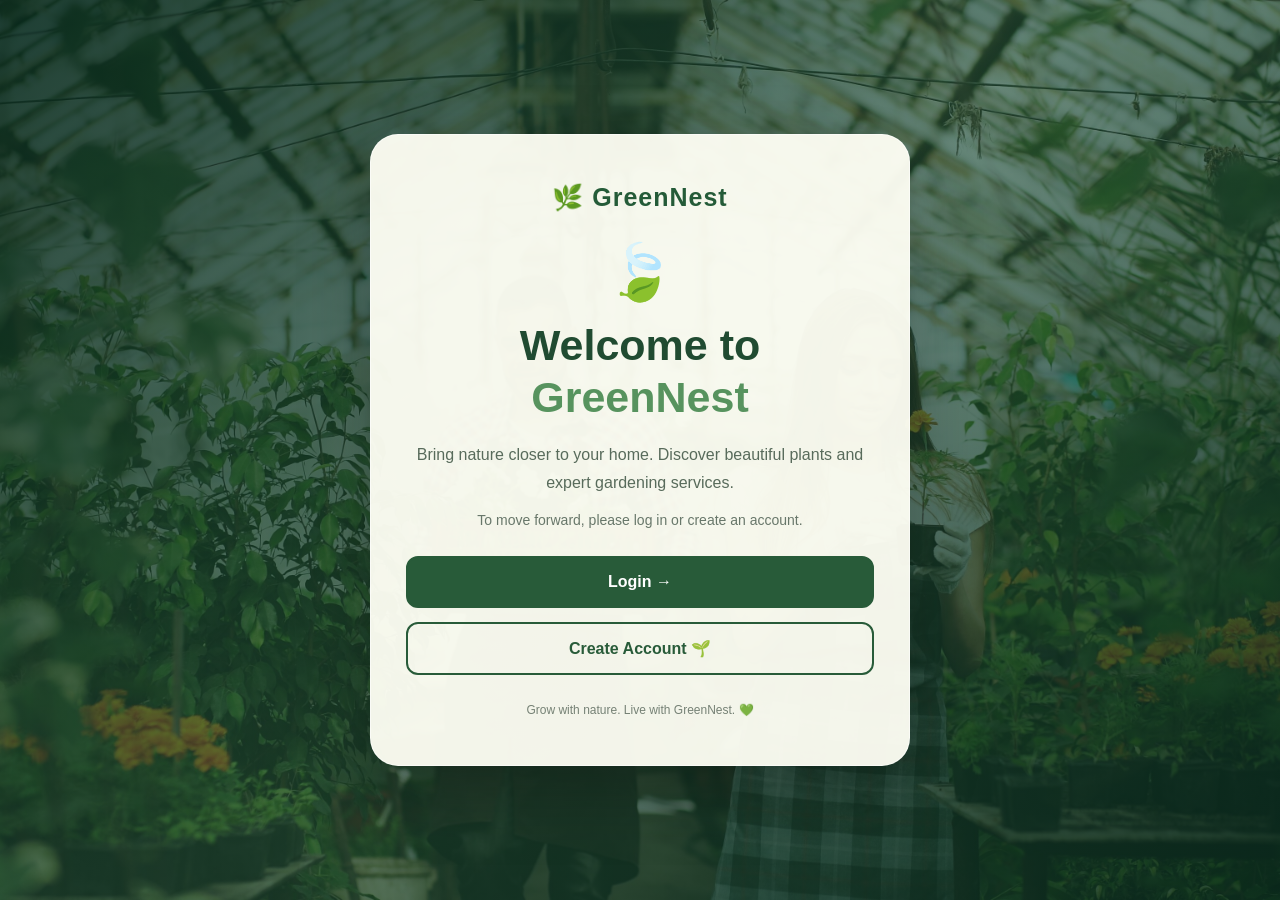
<file: index.html>
<!DOCTYPE html>
<html lang="en">
<head>
    <meta charset="UTF-8">
    <meta name="viewport" content="width=device-width, initial-scale=1.0">

    <title>Welcome to GreenNest 🌿</title>

    <style>
        * {
            margin: 0;
            padding: 0;
            box-sizing: border-box;
        }

        body {
            min-height: 100vh;
            font-family: 'Segoe UI', Arial, sans-serif;
            background:
                linear-gradient(
                    135deg,
                    rgba(8, 43, 29, 0.88),
                    rgba(29, 79, 51, 0.58),
                    rgba(8, 43, 29, 0.82)
                ),
                url("main.jpg");

            background-size: cover;
            background-position: center;
            background-attachment: fixed;

            display: flex;
            justify-content: center;
            align-items: center;
            padding: 24px;
        }

        .welcome-card {
            width: 100%;
            max-width: 540px;
            padding: 48px 35px;
            text-align: center;

            background: rgba(255, 255, 245, 0.95);
            border: 1px solid rgba(255, 255, 255, 0.6);
            border-radius: 28px;

            box-shadow: 0 25px 70px rgba(0, 0, 0, 0.25);

            animation: appear 0.8s ease;
        }

        .logo {
            font-size: 25px;
            font-weight: 700;
            color: #245b38;
            letter-spacing: 1px;
            margin-bottom: 28px;
        }

        .leaf {
            font-size: 55px;
            margin-bottom: 15px;
            animation: float 3s ease-in-out infinite;
        }

        h1 {
            font-size: clamp(30px, 6vw, 43px);
            color: #204b31;
            line-height: 1.2;
            margin-bottom: 18px;
        }

        h1 span {
            color: #57935e;
        }

        .tagline {
            font-size: 16px;
            color: #586b5b;
            line-height: 1.7;
            margin-bottom: 16px;
        }

        .instruction {
            font-size: 14px;
            color: #68776a;
            margin-bottom: 28px;
        }

        .buttons {
            display: flex;
            flex-direction: column;
            gap: 14px;
        }

        .btn {
            display: block;
            width: 100%;
            padding: 15px 20px;
            border-radius: 12px;
            text-decoration: none;
            font-size: 16px;
            font-weight: 600;
            transition: 0.3s ease;
        }

        .login-btn {
            background: #285b39;
            color: white;
            border: 2px solid #285b39;
        }

        .signup-btn {
            background: transparent;
            color: #285b39;
            border: 2px solid #285b39;
        }

        .login-btn:hover {
            background: #194329;
            border-color: #194329;
            transform: translateY(-3px);
        }

        .signup-btn:hover {
            background: #e5f0e4;
            transform: translateY(-3px);
        }

        .footer-text {
            margin-top: 28px;
            color: #758175;
            font-size: 12px;
        }

        @keyframes appear {
            from {
                opacity: 0;
                transform: translateY(20px);
            }

            to {
                opacity: 1;
                transform: translateY(0);
            }
        }

        @keyframes float {
            0%, 100% {
                transform: translateY(0);
            }

            50% {
                transform: translateY(-8px);
            }
        }

        @media (max-width: 480px) {
            .welcome-card {
                padding: 38px 23px;
                border-radius: 22px;
            }

            .logo {
                font-size: 22px;
            }
        }
    </style>
</head>

<body>

    <main class="welcome-card">

        <div class="logo">🌿 GreenNest</div>

        <div class="leaf">🍃</div>

        <h1>
            Welcome to <span>GreenNest</span>
        </h1>

        <p class="tagline">
            Bring nature closer to your home.
            Discover beautiful plants and expert gardening services.
        </p>

        <p class="instruction">
            To move forward, please log in or create an account.
        </p>

        <div class="buttons">

            <a href="login.html" class="btn login-btn">
                Login →
            </a>

            <a href="signup.html" class="btn signup-btn">
                Create Account 🌱
            </a>

        </div>

        <p class="footer-text">
            Grow with nature. Live with GreenNest. 💚
        </p>

    </main>

</body>
</html>
</file>
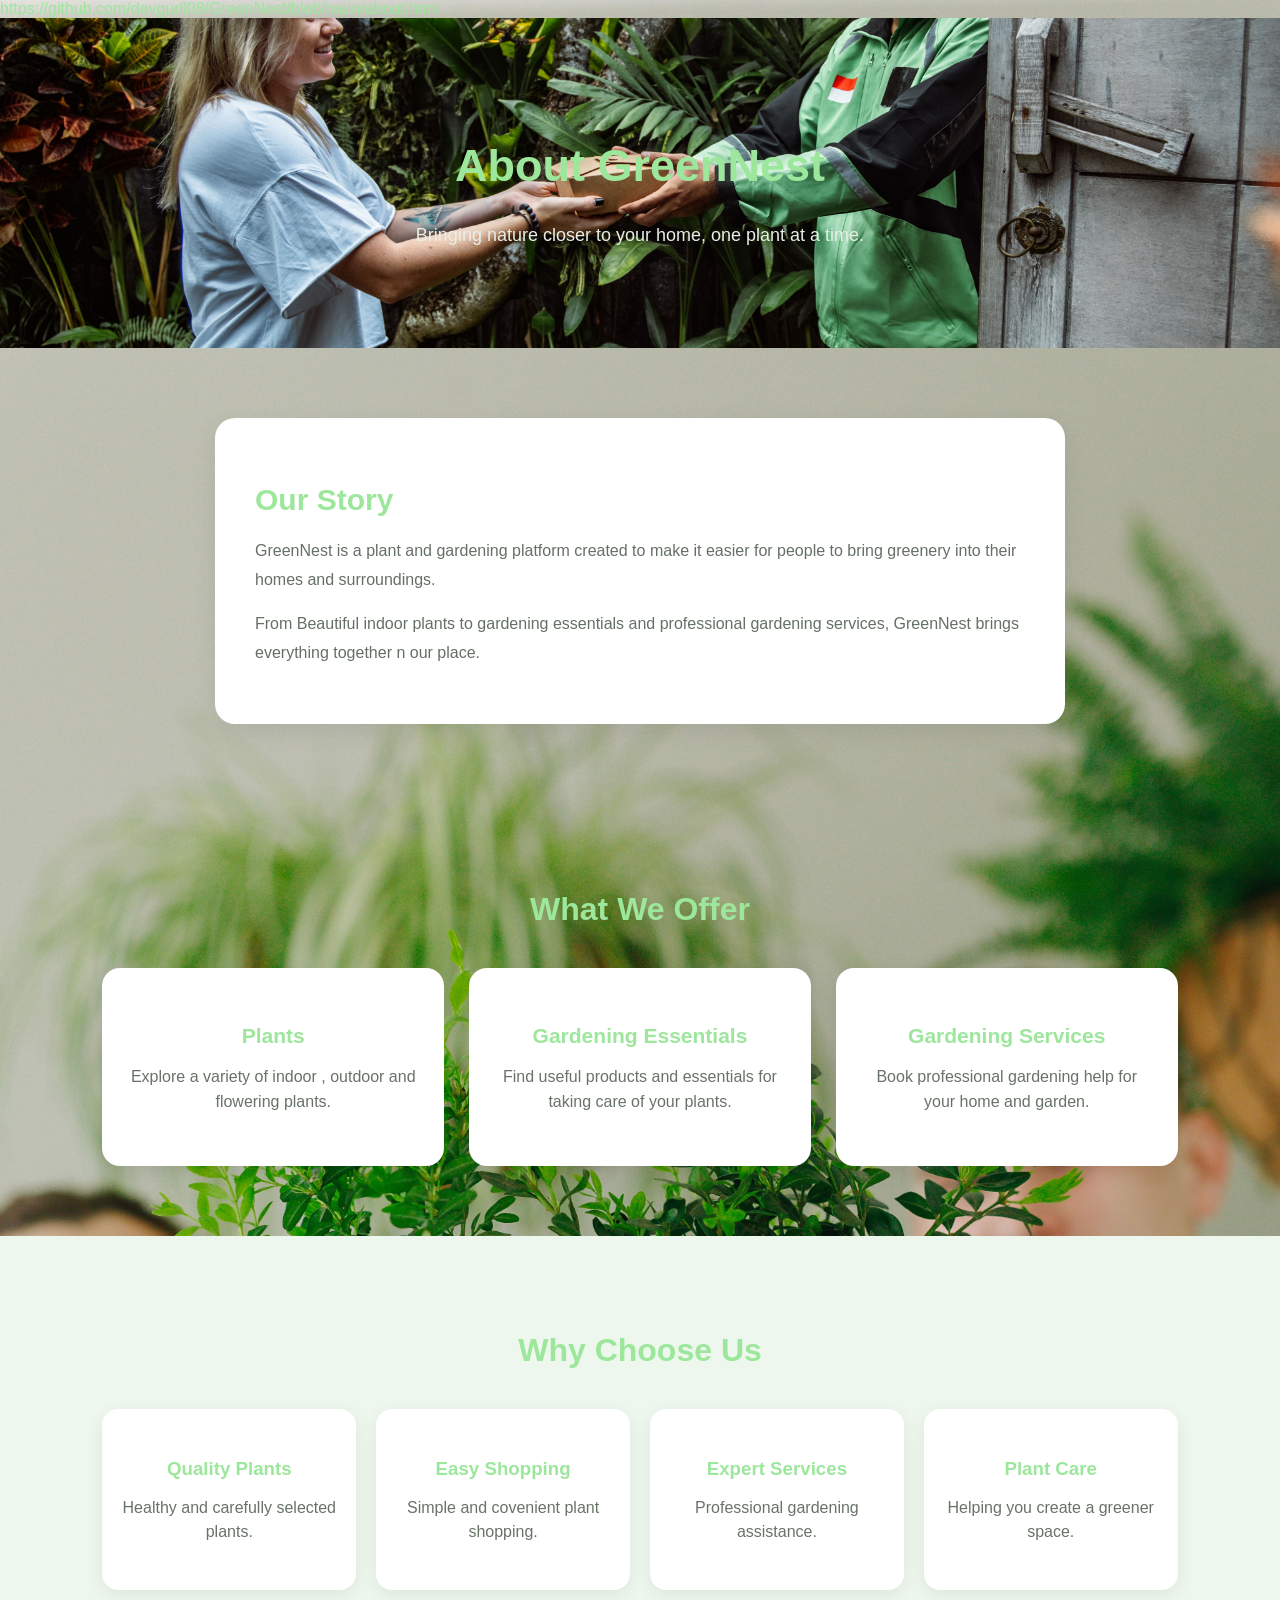
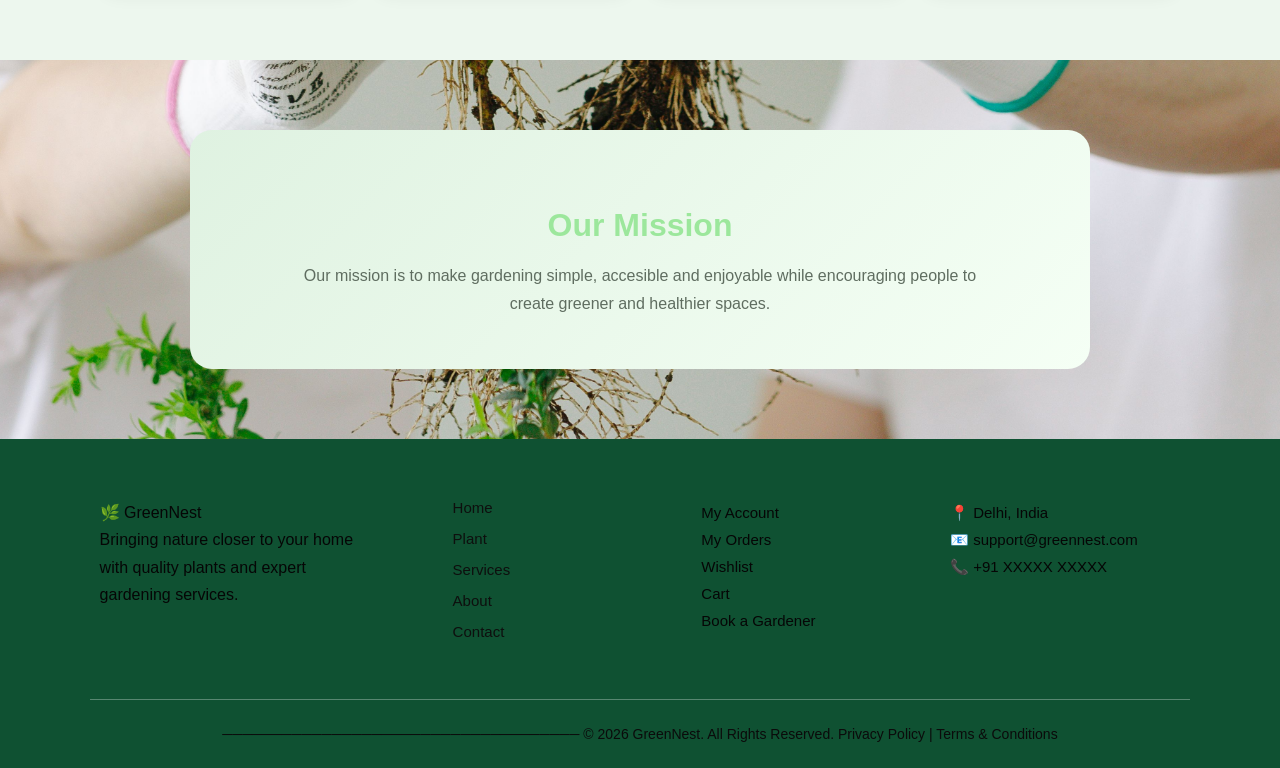
<file: about.html>
https://github.com/devgurll08/GreenNest/blob/main/about.html<!DOCTYPE html>
<html lang="en">
<head>
    <meta charset="UTF-8">
    <meta name="viewport" content="width=device-width, initial-scale=1.0">
    <title>About</title>

    <style>

/* =====================================
   ABOUT PAGE
===================================== */

* {
    box-sizing: border-box;
}

body {
    margin: 0;
    font-family: Arial, sans-serif;
    color: #9ce79c;
    background-image: url("about.jpg");
    background-size: cover;
    background-position: center;
    background-repeat: no-repeat;
}


/* =====================================
   ABOUT HERO
===================================== */

.about-hero {
    
    min-height: 330px;

    display: flex;
    flex-direction: column;
    justify-content: center;
    align-items: center;

    text-align: center;
    padding: 40px 20px;

    background-image: url("book.jpg");
    background-size: cover;
    background-position: center;
    background-repeat: no-repeat;
    

    animation: aboutHero 0.8s ease;
}

.about-hero h1 {
    font-size: 45px;
    margin-bottom: 15px;
}

.about-hero p {
    font-size: 18px;
    color: #e7eee7;
}


/* =====================================
   OUR STORY
===================================== */

.our-story {
    padding: 70px 8%;
}

.about-content {
    max-width: 850px;
    margin: auto;

    background: white;
    padding: 40px;

    border-radius: 20px;

    box-shadow:
        0 8px 25px rgba(0, 0, 0, 0.08);

    transition:
        transform 0.3s ease,
        box-shadow 0.3s ease;

    animation: cardAppear 0.8s ease;
}

.about-content:hover {
    transform: translateY(-6px);

    box-shadow:
        0 14px 35px rgba(0, 0, 0, 0.12);
}

.about-content h2 {
    font-size: 30px;
    margin-bottom: 20px;
}

.about-content p {
    line-height: 1.8;
    color: #657065;
}


/* =====================================
   WHAT WE OFFER
===================================== */

.what-we-offer {
    padding: 70px 8%;
    text-align: center;
}

.what-we-offer > h2,
.why-choose-us > h2 {
    font-size: 32px;
    margin-bottom: 40px;
}

.offer-container {
    display: grid;
    grid-template-columns: repeat(3, 1fr);
    gap: 25px;
}

.offer-card {
    background: white;

    padding: 35px 25px;

    border-radius: 18px;

    box-shadow:
        0 6px 20px rgba(0, 0, 0, 0.08);

    transition:
        transform 0.35s ease,
        box-shadow 0.35s ease;
}

.offer-card:hover {
    transform: translateY(-10px);

    box-shadow:
        0 15px 30px rgba(0, 0, 0, 0.13);
}

.offer-card h3 {
    margin-bottom: 15px;
    font-size: 21px;
}

.offer-card p {
    color: #687368;
    line-height: 1.6;
}


/* =====================================
   WHY CHOOSE US
===================================== */

.why-choose-us {
    padding: 70px 8%;
    text-align: center;

    background: #edf7ee;
}

.why-container {
    display: grid;
    grid-template-columns: repeat(4, 1fr);
    gap: 20px;
}

.why-card {
    background: white;

    padding: 30px 20px;

    border-radius: 16px;

    box-shadow:
        0 5px 18px rgba(0, 0, 0, 0.07);

    transition:
        transform 0.3s ease,
        box-shadow 0.3s ease;
}

.why-card:hover {
    transform: translateY(-8px) scale(1.02);

    box-shadow:
        0 12px 28px rgba(0, 0, 0, 0.12);
}

.why-card h3 {
    margin-bottom: 12px;
}

.why-card p {
    color: #687368;
    line-height: 1.5;
}


/* =====================================
   MISSION
===================================== */

.mission {
    max-width: 900px;

    margin: 70px auto;

    padding: 50px 35px;

    text-align: center;

    background: linear-gradient(
        135deg,
        #dff2e1,
        #f5fff5
    );

    border-radius: 22px;

    animation: cardAppear 0.8s ease;
}

.mission h2 {
    font-size: 32px;
    margin-bottom: 18px;
}

.mission p {
    max-width: 700px;
    margin: auto;

    line-height: 1.8;
    color: #5f6d60;
}

footer {
    background: #0f5132;
    color: rgb(17, 17, 17);
    padding: 50px 7% 20px;
    margin-top: 60px;
}

/* Main footer layout */
.footer-container {
    max-width: 1200px;
    margin: auto;

    display: grid;
    grid-template-columns: 1.5fr 1fr 1fr 1.2fr;
    gap: 40px;
}

/* Each column */
.footer-column {
    padding: 10px;
}

/* Text */
.footer-column p {
    color: #060606;
    font-size: 15px;
    line-height: 1.8;
    margin: 0;
    white-space: pre-line;
}

/* GreenNest first column */
.footer-column:first-child p {
    font-size: 16px;
    line-height: 1.7;
}

/* Navigation links */
.footer-column a {
    display: block;

    color: #0e0f0e;
    text-decoration: none;

    font-size: 15px;
    margin-bottom: 14px;

    transition: 0.3s ease;
}

/* Hover effect */
.footer-column a:hover {
    color: rgb(9, 8, 8);
    transform: translateX(5px);
}


/* =========================
   FOOTER BOTTOM
========================= */

.footer-bottom {
    max-width: 1200px;
    margin: 35px auto 0;

    padding-top: 20px;

    border-top: 1px solid rgba(255, 255, 255, 0.3);

    text-align: center;

    color: #0b0b0b;
    font-size: 14px;
    line-height: 2;
}

/* =========================
   MOBILE
========================= */

@media (max-width: 900px) {

    .footer-container {
        grid-template-columns: 1fr 1fr;
        gap: 30px;
    }
}

@media (max-width: 600px) {

    footer {
        padding: 40px 6% 20px;
    }

    .footer-container {
        grid-template-columns: 1fr;
        gap: 25px;
    }

    .footer-column {
        padding: 0;
    }

    .footer-bottom {
        margin-top: 25px;
    }
}


/* =====================================
   ANIMATIONS
===================================== */

@keyframes aboutHero {

    from {
        opacity: 0;
        transform: translateY(25px);
    }

    to {
        opacity: 1;
        transform: translateY(0);
    }

}

@keyframes cardAppear {

    from {
        opacity: 0;
        transform: translateY(30px);
    }

    to {
        opacity: 1;
        transform: translateY(0);
    }

}


/* =====================================
   RESPONSIVE
===================================== */

@media (max-width: 900px) {

    .offer-container {
        grid-template-columns: repeat(2, 1fr);
    }

    .why-container {
        grid-template-columns: repeat(2, 1fr);
    }

}


@media (max-width: 600px) {

    .about-hero h1 {
        font-size: 32px;
    }

    .offer-container,
    .why-container {
        grid-template-columns: 1fr;
    }

    .about-content {
        padding: 25px;
    }

    .mission {
        margin: 50px 20px;
    }

}

</style>

</head>
<body>
            <main>
                <section class="about-hero">
                    
                    <h1> About GreenNest</h1>
                    <p>Bringing nature closer to your home, one plant at a time.</p>
                </section>


                <!--Our Story-->
                <section class="our-story">
                    
                    <div class="about-content">
                        <h2>Our Story</h2>
                        <p>GreenNest is a plant and gardening platform created to make it easier for people to bring greenery
                            into their homes and surroundings.
                        </p>
                        <p>From Beautiful indoor plants to gardening essentials and professional gardening services,
                            GreenNest brings everything together n our place.
                        </p>
                    </div>
                </section>

                <!--What we Offer-->
                <section class="what-we-offer">
                    <h2>What We Offer</h2>
                    <div class="offer-container">
                        <div class="offer-card">
                            <h3>Plants</h3>

                        <p>Explore a variety of indoor , outdoor and flowering plants.</p>
                        </div>

                    <div class="offer-card">
                        <h3>Gardening Essentials</h3>
                        <p>Find useful products and essentials for taking care of your plants.</p>
                    </div>

                    <div class="offer-card">
                        <h3>Gardening Services</h3>
                        <p>Book professional gardening help for your home and garden.</p>

                    </div>

                    </div>
                </section>

                <!--Why choose us-->

                <section class="why-choose-us">
                    <h2>Why Choose Us</h2>
                    <div class="why-container">
                        <div class="why-card">
                            <h3>Quality Plants</h3>
                            <p>Healthy and carefully selected plants.</p>
                        </div>
                        <div class="why-card">
                            <h3> Easy Shopping </h3>
                            <p>Simple and covenient plant shopping.</p>
                        </div>

                    <div class="why-card">
                        <h3>Expert Services</h3>
                        <p>Professional gardening assistance.</p>
                    </div>

                    <div class="why-card">
                        <h3> Plant Care</h3>
                        <p> Helping you create a greener space.</p>
                    </div>
                    </div>
                </section>

                <!--Mission-->

                <section class="mission">

                    <h2>Our Mission</h2>
                    <p>Our mission is to make gardening simple, accesible and enjoyable while encouraging people
                        to create greener and healthier spaces.
                    </p>
                </section>
            </main>

        <footer>
    <div class="footer-container">

    <div class="footer-column">
        <p>🌿 GreenNest
                Bringing nature closer to your home
                with quality plants and expert
                gardening services.</p>
    </div>

    <div class="footer-column">
       <a href="home.html">Home</a>
        <a href="product.html">Plant</a>
       <a href="services.html">Services</a>
        <a href="about.html">About</a>
       <a href="contact.html">Contact</a>
    </div>

    <div class="footer-column">
        <p>My Account
           My Orders
           Wishlist
           Cart
           Book a Gardener</p>
    </div>

    <div class="footer-column">
        <p>📍 Delhi, India
📧 support@greennest.com
📞 +91 XXXXX XXXXX</p>
    </div>
    </div>
    <div class="footer-bottom">
        ────────────────────────────────────

© 2026 GreenNest. All Rights Reserved.

Privacy Policy  |  Terms & Conditions
    </div>

   </footer> 
</body>
</html>
</file>
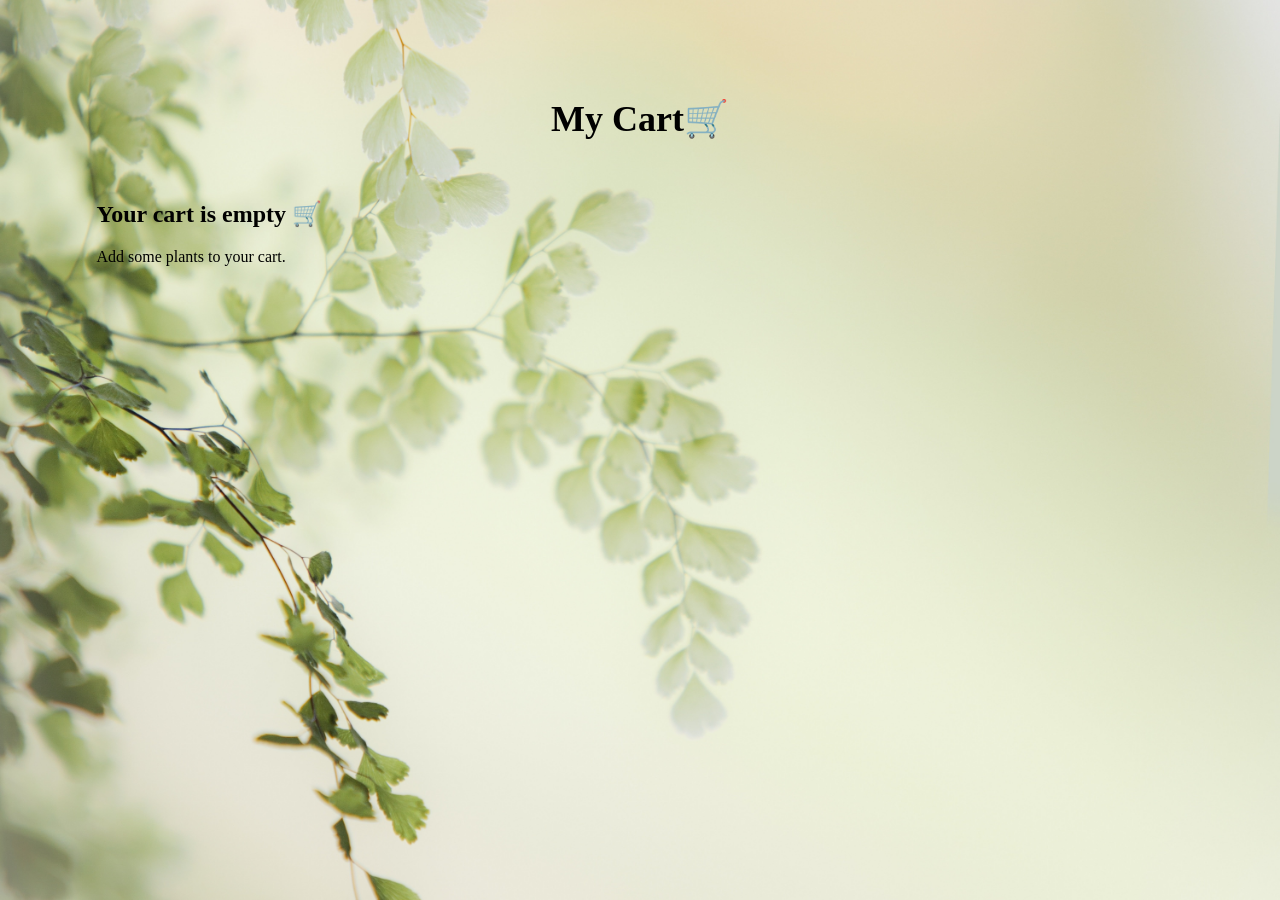
<file: cart.html>
<!DOCTYPE html>
<html lang="en">
<head>
    <meta charset="UTF-8">
    <meta name="viewport" content="width=device-width, initial-scale=1.0">
    <title>My Cart</title>

    <style>

        /* =========================
   CART PAGE
========================= */

body{
    background-image: url("background.jpg");
    background-size: cover;
    background-position: center;
    background-repeat: no-repeat;
}

.cart-section {
    padding: 60px 7%;
    min-height: 75vh;
}

.cart-section > h1 {
    text-align: center;
    font-size: 36px;
    margin-bottom: 40px;
}


/* =========================
   CART LAYOUT
========================= */

.cart-container {
    display: grid;
    grid-template-columns: 1.7fr 0.8fr;
    gap: 30px;
    max-width: 1100px;
    margin: auto;
    align-items: start;
}


/* =========================
   CART ITEMS
========================= */

.cart-items {
    display: flex;
    flex-direction: column;
    gap: 20px;
}

.cart-item {
    display: flex;
    align-items: center;
    gap: 20px;
    background: white;
    padding: 20px;
    border-radius: 18px;
    box-shadow: 0 8px 25px rgba(0, 0, 0, 0.08);
    transition: 0.3s ease;
}

.cart-item:hover {
    transform: translateY(-4px);
    box-shadow: 0 12px 30px rgba(0, 0, 0, 0.12);
}


/* =========================
   PRODUCT IMAGE
========================= */

.cart-item img {
    width: 130px;
    height: 130px;
    object-fit: cover;
    border-radius: 14px;
    transition: transform 0.4s ease;
}

.cart-item:hover img {
    transform: scale(1.05);
}


/* =========================
   PRODUCT INFO
========================= */

.cart-item-info {
    flex: 1;
}

.cart-item-info h3 {
    font-size: 21px;
    margin-bottom: 10px;
}

.cart-item-info p {
    font-size: 18px;
    font-weight: bold;
    margin-bottom: 15px;
}


/* =========================
   QUANTITY
========================= */

.quantity {
    display: flex;
    align-items: center;
    gap: 12px;
}

.quantity button {
    width: 32px;
    height: 32px;
    border: none;
    border-radius: 8px;
    cursor: pointer;
    font-size: 18px;
    transition: 0.3s ease;
}

.quantity button:hover {
    transform: scale(1.08);
}

.quantity span {
    font-weight: 600;
    min-width: 20px;
    text-align: center;
}


/* =========================
   REMOVE BUTTON
========================= */

.remove-btn {
    border: none;
    background: transparent;
    cursor: pointer;
    font-weight: 600;
    transition: 0.3s ease;
}

.remove-btn:hover {
    transform: translateY(-2px);
}


/* =========================
   CART SUMMARY
========================= */

.cart-summary {
    background: white;
    padding: 30px;
    border-radius: 18px;
    box-shadow: 0 8px 25px rgba(0, 0, 0, 0.08);
    position: sticky;
    top: 20px;
}

.cart-summary h2 {
    margin-bottom: 25px;
}

.cart-summary p {
    display: flex;
    justify-content: space-between;
    margin: 15px 0;
}

.cart-summary h3 {
    display: flex;
    justify-content: space-between;
    margin: 20px 0;
    font-size: 20px;
}


/* =========================
   CHECKOUT BUTTON
========================= */

.checkout-btn {
    width: 100%;
    padding: 14px;
    border: none;
    border-radius: 10px;
    cursor: pointer;
    font-size: 16px;
    font-weight: 600;
    transition: 0.3s ease;
}

.checkout-btn:hover {
    transform: translateY(-3px);
    box-shadow: 0 8px 18px rgba(0, 0, 0, 0.15);
}


/* =========================
   RESPONSIVE
========================= */

@media (max-width: 800px) {

    .cart-container {
        grid-template-columns: 1fr;
    }

    .cart-summary {
        position: static;
    }
}


@media (max-width: 550px) {

    .cart-section {
        padding: 45px 20px;
    }

    .cart-section > h1 {
        font-size: 30px;
    }

    .cart-item {
        flex-wrap: wrap;
    }

    .cart-item img {
        width: 100px;
        height: 100px;
    }

    .remove-btn {
        width: 100%;
        text-align: right;
    }
}
    </style>
</head>
<body>


        <main>
            <section class="cart-section">
                <h1>My Cart🛒</h1>

                <div class="cart-container">

                    <div class="cart-items">
                        <div class="cart-item">
                            <img src="snake plant.jpg" alt="Snake plant">


                           <div class="cart-item"></div>

                    <div class="cart-summary">
                        <h2>Cart Summary</h2>
                        <p>Subtotal : 
                            <span id="cartSubtotal">0</span>

                        </p>

                        <p>Delivery:<span id="deliveryCharge">0</span>
                        </p>
                        <hr>
                        <h3> Total:
                            <span id="cartTotal">0</span>

                        </h3>

                        <button class="checkout-btn">Proceed to Checkout</button>
                    </div>
                </div>
            </section>
        </main>

   <script>
    // ==========================================
// GREENNEST - CART PAGE
// ==========================================

// ------------------------------------------
// 1. GET CART FROM LOCAL STORAGE
// ------------------------------------------

function getCurrentUser() {
    return JSON.parse(
        localStorage.getItem("currentUser")
    );
}

function getCartKey() {
    const currentUser = getCurrentUser();

    if (!currentUser) {
        return null;
    }

    return "cart_" + currentUser.email;
}

function getCart() {
    const cartKey = getCartKey();

    if (!cartKey) {
        return [];
    }

    return JSON.parse(
        localStorage.getItem(cartKey)
    ) || [];
}

function saveCart(cart) {
    const cartKey = getCartKey();

    if (!cartKey) {
        return;
    }

    localStorage.setItem(
        cartKey,
        JSON.stringify(cart)
    );
}

// ------------------------------------------
// 3. WAIT FOR HTML TO LOAD
// ------------------------------------------

document.addEventListener("DOMContentLoaded", function () {

    const cartItems =
        document.querySelector(".cart-items");

    const cartSubtotal =
        document.getElementById("cartSubtotal");

    const deliveryCharge =
        document.getElementById("deliveryCharge");

    const cartTotal =
        document.getElementById("cartTotal");


    // --------------------------------------
    // 4. DISPLAY CART
    // --------------------------------------

    function displayCart() {

        const cart = getCart();

        cartItems.innerHTML = "";


        // Empty cart
        if (cart.length === 0) {

            cartItems.innerHTML = `
                <div class="empty-cart">
                    <h2>Your cart is empty 🛒</h2>
                    <p>Add some plants to your cart.</p>
                </div>
            `;

            cartSubtotal.textContent = "₹0";
            deliveryCharge.textContent = "₹0";
            cartTotal.textContent = "₹0";

            return;
        }


        // Display every product
        cart.forEach(function (item) {

            const cartItem =
                document.createElement("div");

            cartItem.classList.add("cart-item");


            cartItem.innerHTML = `

                <img
                    src="${item.image}"
                    alt="${item.name}"
                >

                <div class="cart-item-info">

                    <h3>${item.name}</h3>

                    <p>₹${item.price}</p>

                    <div class="quantity">

                        <button
                            class="decrease-btn"
                            data-id="${item.id}"
                        >
                            -
                        </button>

                        <span>
                            ${item.quantity}
                        </span>

                        <button
                            class="increase-btn"
                            data-id="${item.id}"
                        >
                            +
                        </button>

                    </div>

                </div>

                <button
                    class="remove-btn"
                    data-id="${item.id}"
                >
                    Remove
                </button>

            `;


            cartItems.appendChild(cartItem);

        });


        updateSummary();

    }


    // --------------------------------------
    // 5. UPDATE SUMMARY
    // --------------------------------------

    function updateSummary() {

        const cart = getCart();

        let subtotal = 0;


        cart.forEach(function (item) {

            subtotal +=
                item.price * item.quantity;

        });


        const delivery = 0;

        const total =
            subtotal + delivery;


        cartSubtotal.textContent =
            "₹" + subtotal;

        deliveryCharge.textContent =
            "₹" + delivery;

        cartTotal.textContent =
            "₹" + total;

    }


    // --------------------------------------
    // 6. CART BUTTON EVENTS
    // --------------------------------------

    cartItems.addEventListener(
        "click",
        function (event) {

            const productId =
                Number(event.target.dataset.id);


            // ------------------------------
            // INCREASE QUANTITY
            // ------------------------------

            if (
                event.target.classList.contains(
                    "increase-btn"
                )
            ) {

                let cart = getCart();

                const product =
                    cart.find(function (item) {

                        return item.id === productId;

                    });


                if (product) {

                    product.quantity += 1;

                    saveCart(cart);

                    displayCart();

                }

            }


            // ------------------------------
            // DECREASE QUANTITY
            // ------------------------------

            if (
                event.target.classList.contains(
                    "decrease-btn"
                )
            ) {

                let cart = getCart();

                const product =
                    cart.find(function (item) {

                        return item.id === productId;

                    });


                if (product) {

                    if (product.quantity > 1) {

                        product.quantity -= 1;

                    }

                    saveCart(cart);

                    displayCart();

                }

            }


            // ------------------------------
            // REMOVE PRODUCT
            // ------------------------------

            if (
                event.target.classList.contains(
                    "remove-btn"
                )
            ) {

                let cart = getCart();

                cart =
                    cart.filter(function (item) {

                        return item.id !== productId;

                    });

                saveCart(cart);

                displayCart();

            }

        }
    );


    // --------------------------------------
    // 7. INITIAL DISPLAY
    // --------------------------------------

    displayCart();

});
   </script> 
</body>
</html>
</file>
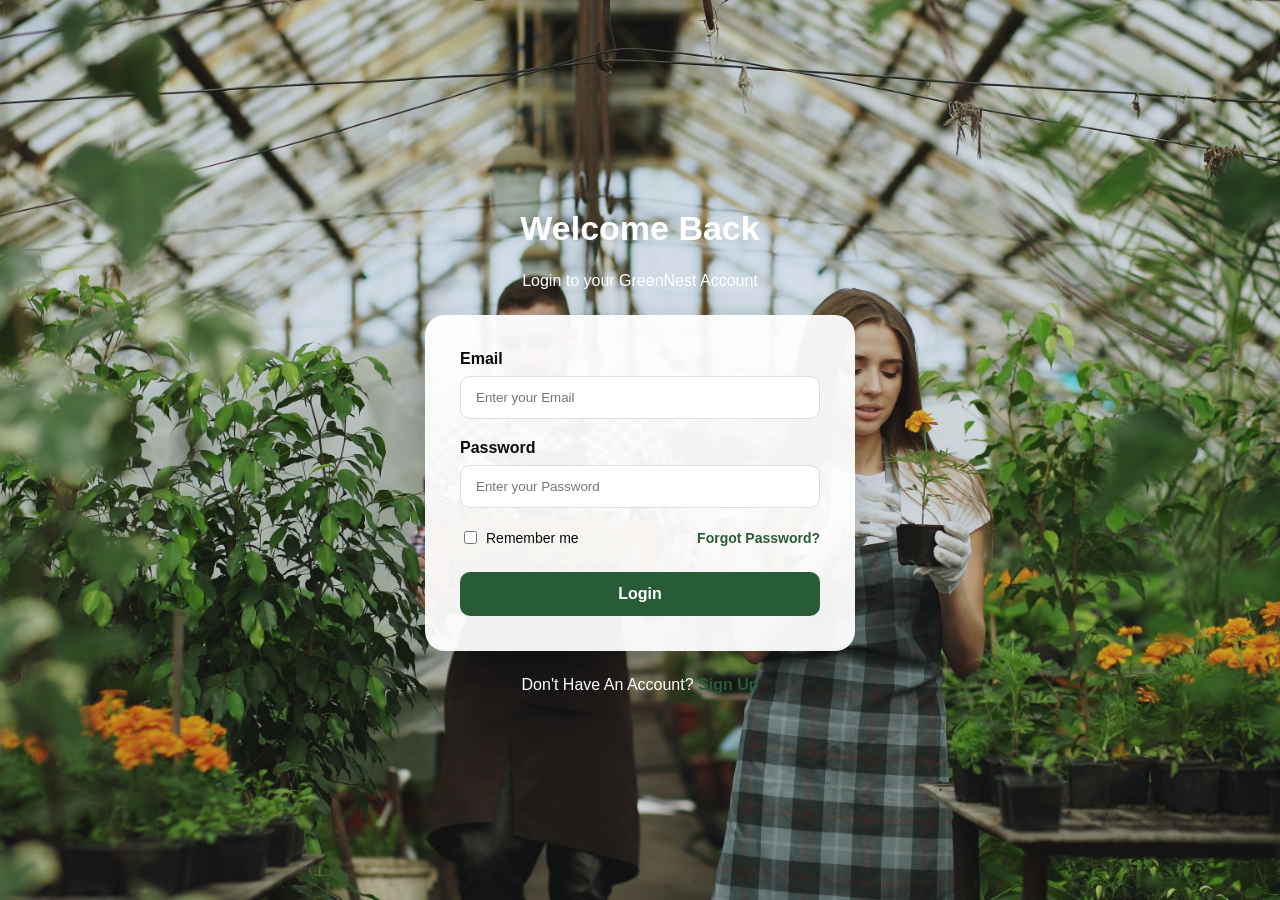
<file: checkout.html>
<!DOCTYPE html>
<html lang="en">
<head>
    <meta charset="UTF-8">
    <meta name="viewport" content="width=device-width, initial-scale=1.0">
    <title>Checkout page</title>

    <style>

        /* =========================
   CHECKOUT PAGE
========================= */

.checkout-section {
    padding: 60px 7%;
    min-height: 75vh;
    background-image: url("bougainvellia.jpg");
    background-size: cover;
    background-position: center;
    background-repeat: no-repeat;
}

.checkout-section > h1 {
    text-align: center;
    font-size: 36px;
    margin-bottom: 40px;
}


/* =========================
   CHECKOUT LAYOUT
========================= */

.checkout-container {
    display: grid;
    grid-template-columns: 1.2fr 0.8fr;
    gap: 30px;
    max-width: 1100px;
    margin: auto;
    align-items: start;
}


/* =========================
   CUSTOMER DETAILS
========================= */

.customer-details {
    background: white;
    padding: 35px;
    border-radius: 20px;
    box-shadow: 0 8px 25px rgba(0, 0, 0, 0.08);
    animation: checkoutLeft 0.7s ease;
}

.customer-details h2 {
    margin-bottom: 25px;
}

.customer-details label {
    display: block;
    margin-bottom: 8px;
    font-weight: 600;
}

.customer-details input,
.customer-details textarea {
    width: 100%;
    box-sizing: border-box;
    padding: 13px 15px;
    margin-bottom: 20px;
    border: 1px solid #ddd;
    border-radius: 10px;
    outline: none;
    font-family: inherit;
    transition: 0.3s ease;
}

.customer-details input:focus,
.customer-details textarea:focus {
    border-color: #4caf50;
    box-shadow: 0 0 0 3px rgba(76, 175, 80, 0.12);
}

.customer-details textarea {
    min-height: 110px;
    resize: vertical;
}


/* =========================
   ORDER SUMMARY
========================= */

.checkout-Summary {
    background: white;
    padding: 30px;
    border-radius: 20px;
    box-shadow: 0 8px 25px rgba(0, 0, 0, 0.08);
    animation: checkoutRight 0.7s ease;
}

.checkout-Summary h2 {
    margin-bottom: 25px;
}


/* Product */

.checkout-product {
    display: flex;
    justify-content: space-between;
    padding-bottom: 18px;
    margin-bottom: 18px;
    border-bottom: 1px solid #eee;
    font-weight: 600;
}


/* Subtotal + Delivery */

.checkout-row {
    display: flex;
    justify-content: space-between;
    margin: 15px 0;
}


/* Total */

.checkout-total {
    display: flex;
    justify-content: space-between;
    margin: 20px 0 30px;
    font-size: 20px;
}


/* =========================
   PAYMENT METHOD
========================= */

.checkout-Summary h3 {
    margin-bottom: 15px;
}

.checkout-Summary label {
    display: flex;
    align-items: center;
    gap: 8px;
    margin: 12px 0;
    cursor: pointer;
}

.checkout-Summary input[type="radio"] {
    cursor: pointer;
}


/* =========================
   PLACE ORDER
========================= */

.place-order-btn {
    width: 100%;
    padding: 14px;
    margin-top: 20px;
    border: none;
    border-radius: 10px;
    cursor: pointer;
    font-size: 16px;
    font-weight: 600;
    transition: 0.3s ease;
}

.place-order-btn:hover {
    transform: translateY(-3px);
    box-shadow: 0 8px 18px rgba(0, 0, 0, 0.15);
}


/* =========================
   ANIMATIONS
========================= */

@keyframes checkoutLeft {
    from {
        opacity: 0;
        transform: translateX(-30px);
    }

    to {
        opacity: 1;
        transform: translateX(0);
    }
}

@keyframes checkoutRight {
    from {
        opacity: 0;
        transform: translateX(30px);
    }

    to {
        opacity: 1;
        transform: translateX(0);
    }
}


/* =========================
   RESPONSIVE
========================= */

@media (max-width: 800px) {

    .checkout-container {
        grid-template-columns: 1fr;
    }
}

@media (max-width: 550px) {

    .checkout-section {
        padding: 45px 20px;
    }

    .checkout-section > h1 {
        font-size: 30px;
    }

    .customer-details,
    .checkout-Summary {
        padding: 25px;
    }
}
    </style>
</head>
<body>

        <main>
            <section class="checkout-section">

                <h1>Checkout</h1>

                <div class="checkout-container">
                    <!--Customer details-->
                    <div class="customer-details">
                        <h2>customer Details</h2>

                        <label for="name">Full Name </label>
                        <input type="text" id="name" placeholder="Enter Your Name">

                         <label for="email">E-mail </label>
                        <input type="text" id="email" placeholder="Enter Your E-mail">

                         <label for="phone">Phone Number </label>
                        <input type="text" id="phone" placeholder="Enter Your Phone Number">

                         <label for="address"> Address </label>
                        <textarea  id="address" placeholder="Enter Your Address "></textarea>
                    

                         <label for="city">City</label>
                        <input type="text" id="city" placeholder="Enter city">

                         <label for="pincode">Pin Code</label>
                        <input type="text" id="pincode" placeholder="Enter Pin Code">
                    </div>

                    <div class="checkout-Summary">
                        <h2> Order Summary</h2>

                    <div class="checkout-product">
                        <span>Snake Plant</span>
                        <span>499</span>
                    </div>

                        <div class="checkout-row">
                            <span>Subtotal</span>
                            <span>499</span>
                        </div>

                    <div class="checkout-row">

                        <span> Delivery</span>
                        <span>0</span>
                    </div>

                <hr>
                <div class="checkout-total">
                    <strong>Total</strong>
                    <strong>499</strong>
                </div>

                <h3>Payment Method</h3>

                <label>
                    <input type="radio" name="payment" value="cod">Cash on Delivery
                </label>

                <label> 
                    <input type="radio" name="payment" value="online">Online Delivery
                </label>

                 <button type="button" class="place-order-btn">Place Order</button>
                
                    </div>
                </div>
            </section>



        </main>

        <script>
            

// ==========================================
// GREENNEST - CHECKOUT
// ==========================================

// Get current logged-in user
const currentUser =
    JSON.parse(localStorage.getItem("currentUser"));


// ==========================================
// CHECK LOGIN
// ==========================================

if (!currentUser) {

    alert("Please login first to continue.");

    window.location.href = "login.html";

}


// ==========================================
// GET CART
// ==========================================

function getCartKey() {

    return "cart_" + currentUser.email;

}


function getCart() {

    return JSON.parse(
        localStorage.getItem(getCartKey())
    ) || [];

}


// ==========================================
// GET CUSTOMER FIELDS
// ==========================================

const nameInput =
    document.getElementById("name");

const emailInput =
    document.getElementById("email");

const phoneInput =
    document.getElementById("phone");


// ==========================================
// AUTO-FILL USER DETAILS
// ==========================================

if (currentUser) {

    nameInput.value = currentUser.name;
    emailInput.value = currentUser.email;
    phoneInput.value = currentUser.phone;

}


// ==========================================
// DISPLAY CART SUMMARY
// ==========================================

function displayCheckoutSummary() {

    const cart = getCart();

    const summary =
        document.querySelector(".checkout-Summary");


    // Remove old product rows
    const oldProducts =
        summary.querySelectorAll(".checkout-product");

    oldProducts.forEach(function (product) {
        product.remove();
    });


    // Empty cart
    if (cart.length === 0) {

        alert("Your cart is empty.");

        window.location.href = "cart.html";

        return;

    }


    let subtotal = 0;

    const totalElement =
        document.querySelector(".checkout-total strong:last-child");

    const subtotalElement =
        document.querySelector(".checkout-row span:last-child");

    
    // Add every cart product
    const paymentHeading =
        summary.querySelector("h3");


    cart.forEach(function (item) {

        const productRow =
            document.createElement("div");

        productRow.className =
            "checkout-product";

        productRow.innerHTML = `
            <span>
                ${item.name} × ${item.quantity}
            </span>

            <span>
                ₹${item.price * item.quantity}
            </span>
        `;

        summary.insertBefore(
            productRow,
            summary.querySelector(".checkout-row")
        );


        subtotal +=
            item.price * item.quantity;

    });


    const delivery = 0;

    const total =
        subtotal + delivery;


    // Update subtotal
    subtotalElement.textContent =
        "₹" + subtotal;


    // Update total
    totalElement.textContent =
        "₹" + total;

}


// ==========================================
// PLACE ORDER BUTTON
// ==========================================

const placeOrderButton =
    document.querySelector(".place-order-btn");

placeOrderButton.addEventListener("click", function () {

    const name =
        document.getElementById("name").value.trim();

    const email =
        document.getElementById("email").value.trim();

    const phone =
        document.getElementById("phone").value.trim();

    const address =
        document.getElementById("address").value.trim();

    const city =
        document.getElementById("city").value.trim();

    const pincode =
        document.getElementById("pincode").value.trim();

    const selectedPayment =
        document.querySelector(
            'input[name="payment"]:checked'
        );

    // Check delivery details
    if (
        name === "" ||
        email === "" ||
        phone === "" ||
        address === "" ||
        city === "" ||
        pincode === ""
    ) {
        alert("Please fill all delivery details.");
        return;
    }

    // Check payment method
    if (!selectedPayment) {
        alert("Please select a payment method.");
        return;
    }

    // Get current user's cart
    const cart = getCart();

    if (cart.length === 0) {
        alert("Your cart is empty.");
        window.location.href = "cart.html";
        return;
    }

    // Calculate subtotal
    let subtotal = 0;

    cart.forEach(function (item) {
        subtotal += item.price * item.quantity;
    });

    const delivery = 0;
    const total = subtotal + delivery;

    // Create order
    const order = {
        id: "ORD" + Date.now(),

        userEmail: currentUser.email,

        customer: {
            name: name,
            email: email,
            phone: phone,
            address: address,
            city: city,
            pincode: pincode
        },

        items: cart,

        subtotal: subtotal,
        delivery: delivery,
        total: total,

        paymentMethod: selectedPayment.value,

        status: "Order Placed",

        date: new Date().toISOString()
    };

    // Get existing orders
    const orders =
        JSON.parse(localStorage.getItem("orders")) || [];

    // Add new order
    orders.push(order);

    // Save orders
    localStorage.setItem(
        "orders",
        JSON.stringify(orders)
    );

    // Clear current user's cart
    localStorage.removeItem(
        getCartKey()
    );

    alert(
        "Order placed successfully! 🌿\nOrder ID: " +
        order.id
    );

    // Go to orders page
    window.location.href = "order.html";
});

</script>
</body>
</html>
</file>
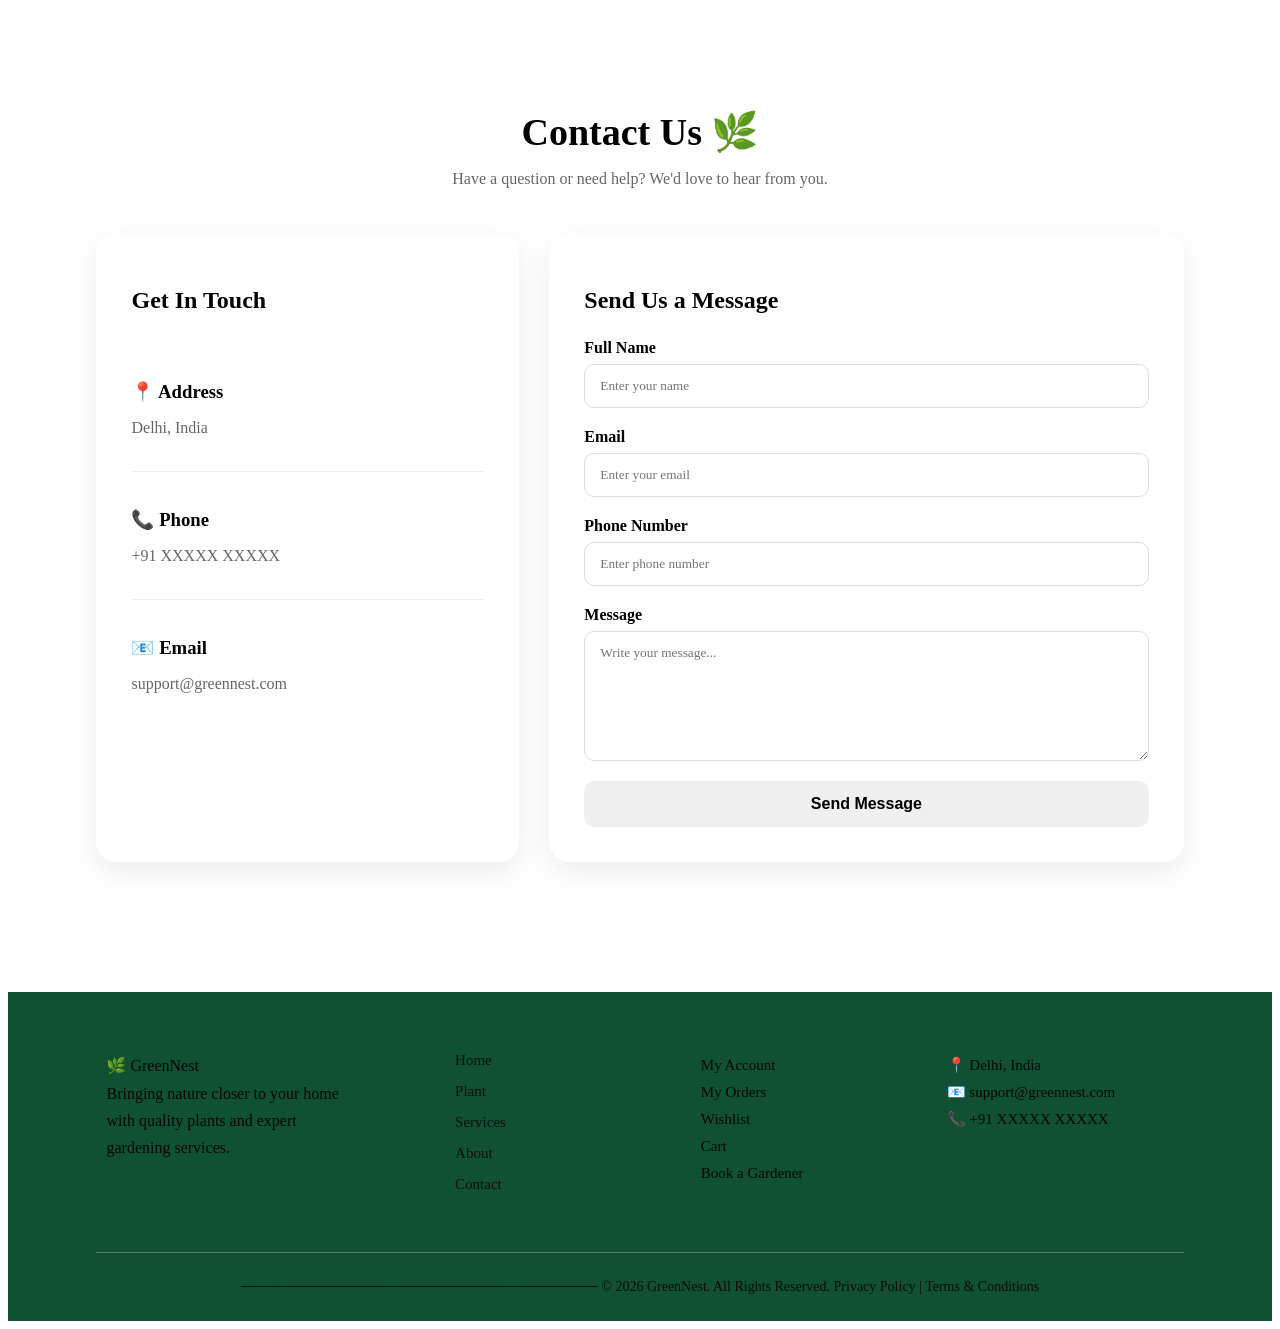
<file: contact.html>
<!DOCTYPE html>
<html lang="en">
<head>
    <meta charset="UTF-8">
    <meta name="viewport" content="width=device-width, initial-scale=1.0">
    <title>Contact</title>

    <style>
        /* =========================================
   CONTACT PAGE
========================================= */

.contact-section {
    padding: 70px 7%;
    min-height: 80vh;
}


/* Heading */

.contact-section > h1 {
    text-align: center;
    font-size: 38px;
    margin-bottom: 12px;
}

.contact-section > p {
    text-align: center;
    color: #666;
    margin-bottom: 45px;
}


/* Main two-card layout */

.contact-container {
    display: grid;
    grid-template-columns: 0.8fr 1.2fr;
    gap: 30px;
    max-width: 1100px;
    margin: auto;
}


/* Contact information */

.contact-info {
    padding: 35px;
    border-radius: 20px;
    background: white;
    box-shadow: 0 10px 30px rgba(0, 0, 0, 0.08);

    animation: contactLeft 0.7s ease;
}

.contact-info h2 {
    margin-bottom: 30px;
}

.contact-item {
    padding: 18px 0;
    border-bottom: 1px solid #eee;
    transition: 0.3s ease;
}

.contact-item:last-child {
    border-bottom: none;
}

.contact-item:hover {
    transform: translateX(6px);
}

.contact-item h3 {
    margin-bottom: 6px;
}

.contact-item p {
    color: #666;
}


/* Contact form */

.contact-form {
    padding: 35px;
    border-radius: 20px;
    background: white;
    box-shadow: 0 10px 30px rgba(0, 0, 0, 0.08);

    animation: contactRight 0.7s ease;
}

.contact-form h2 {
    margin-bottom: 25px;
}


/* Form */

.contact-form form {
    display: flex;
    flex-direction: column;
}

.contact-form label {
    margin-bottom: 7px;
    font-weight: 600;
}

.contact-form input,
.contact-form textarea {
    width: 100%;
    box-sizing: border-box;

    padding: 13px 15px;

    border: 1px solid #ddd;
    border-radius: 10px;

    outline: none;

    margin-bottom: 20px;

    font-family: inherit;

    transition: 0.3s ease;
}


/* Focus effect */

.contact-form input:focus,
.contact-form textarea:focus {
    border-color: #4caf50;

    box-shadow:
        0 0 0 3px rgba(76, 175, 80, 0.12);
}


/* Message box */

.contact-form textarea {
    min-height: 130px;
    resize: vertical;
}


/* Send button */

.contact-btn {
    padding: 14px;

    border: none;
    border-radius: 10px;

    cursor: pointer;

    font-size: 16px;
    font-weight: 600;

    transition:
        transform 0.3s ease,
        box-shadow 0.3s ease;
}

.contact-btn:hover {
    transform: translateY(-3px);

    box-shadow:
        0 8px 18px rgba(0, 0, 0, 0.15);
}

footer {
    background: #0f5132;
    color: rgb(17, 17, 17);
    padding: 50px 7% 20px;
    margin-top: 60px;
}

/* Main footer layout */
.footer-container {
    max-width: 1200px;
    margin: auto;

    display: grid;
    grid-template-columns: 1.5fr 1fr 1fr 1.2fr;
    gap: 40px;
}

/* Each column */
.footer-column {
    padding: 10px;
}

/* Text */
.footer-column p {
    color: #060606;
    font-size: 15px;
    line-height: 1.8;
    margin: 0;
    white-space: pre-line;
}

/* GreenNest first column */
.footer-column:first-child p {
    font-size: 16px;
    line-height: 1.7;
}

/* Navigation links */
.footer-column a {
    display: block;

    color: #0e0f0e;
    text-decoration: none;

    font-size: 15px;
    margin-bottom: 14px;

    transition: 0.3s ease;
}

/* Hover effect */
.footer-column a:hover {
    color: rgb(9, 8, 8);
    transform: translateX(5px);
}


/* =========================
   FOOTER BOTTOM
========================= */

.footer-bottom {
    max-width: 1200px;
    margin: 35px auto 0;

    padding-top: 20px;

    border-top: 1px solid rgba(255, 255, 255, 0.3);

    text-align: center;

    color: #0b0b0b;
    font-size: 14px;
    line-height: 2;
}

/* =========================
   MOBILE
========================= */

@media (max-width: 900px) {

    .footer-container {
        grid-template-columns: 1fr 1fr;
        gap: 30px;
    }
}

@media (max-width: 600px) {

    footer {
        padding: 40px 6% 20px;
    }

    .footer-container {
        grid-template-columns: 1fr;
        gap: 25px;
    }

    .footer-column {
        padding: 0;
    }

    .footer-bottom {
        margin-top: 25px;
    }
}


/* Animations */

@keyframes contactLeft {

    from {
        opacity: 0;
        transform: translateX(-30px);
    }

    to {
        opacity: 1;
        transform: translateX(0);
    }

}

@keyframes contactRight {

    from {
        opacity: 0;
        transform: translateX(30px);
    }

    to {
        opacity: 1;
        transform: translateX(0);
    }

}


/* Responsive */

@media (max-width: 768px) {

    .contact-container {
        grid-template-columns: 1fr;
    }

    .contact-section {
        padding: 50px 20px;
    }

    .contact-section > h1 {
        font-size: 30px;
    }

}
    </style>
</head>
<body>

       <main>

    <section class="contact-section">

        <h1>Contact Us 🌿</h1>

        <p>
            Have a question or need help?
            We'd love to hear from you.
        </p>

        <div class="contact-container">

            <!-- Contact Information -->
            <div class="contact-info">

                <h2>Get In Touch</h2>

                <div class="contact-item">
                    <h3>📍 Address</h3>
                    <p>Delhi, India</p>
                </div>

                <div class="contact-item">
                    <h3>📞 Phone</h3>
                    <p>+91 XXXXX XXXXX</p>
                </div>

                <div class="contact-item">
                    <h3>📧 Email</h3>
                    <p>support@greennest.com</p>
                </div>

            </div>


            <!-- Contact Form -->
            <div class="contact-form">

                <h2>Send Us a Message</h2>

                <form>

                    <label for="contactName">
                        Full Name
                    </label>

                    <input
                        type="text"
                        id="contactName"
                        placeholder="Enter your name"
                    >


                    <label for="contactEmail">
                        Email
                    </label>

                    <input
                        type="email"
                        id="contactEmail"
                        placeholder="Enter your email"
                    >


                    <label for="contactPhone">
                        Phone Number
                    </label>

                    <input
                        type="tel"
                        id="contactPhone"
                        placeholder="Enter phone number"
                    >


                    <label for="contactMessage">
                        Message
                    </label>

                    <textarea
                        id="contactMessage"
                        placeholder="Write your message..."
                    ></textarea>


                    <button
                        type="button"
                        class="contact-btn"
                    >
                        Send Message
                    </button>

                </form>

            </div>

        </div>

    </section>

</main>


    <footer>
    <div class="footer-container">

    <div class="footer-column">
        <p>🌿 GreenNest
                Bringing nature closer to your home
                with quality plants and expert
                gardening services.</p>
    </div>

    <div class="footer-column">
       <a href="home.html">Home</a>
        <a href="product.html">Plant</a>
       <a href="services.html">Services</a>
        <a href="about.html">About</a>
       <a href="contact.html">Contact</a>
    </div>

    <div class="footer-column">
        <p>My Account
           My Orders
           Wishlist
           Cart
           Book a Gardener</p>
    </div>

    <div class="footer-column">
        <p>📍 Delhi, India
📧 support@greennest.com
📞 +91 XXXXX XXXXX</p>
    </div>
    </div>
    <div class="footer-bottom">
        ────────────────────────────────────

© 2026 GreenNest. All Rights Reserved.

Privacy Policy  |  Terms & Conditions
    </div>

   </footer> 
</body>
</html>
</file>
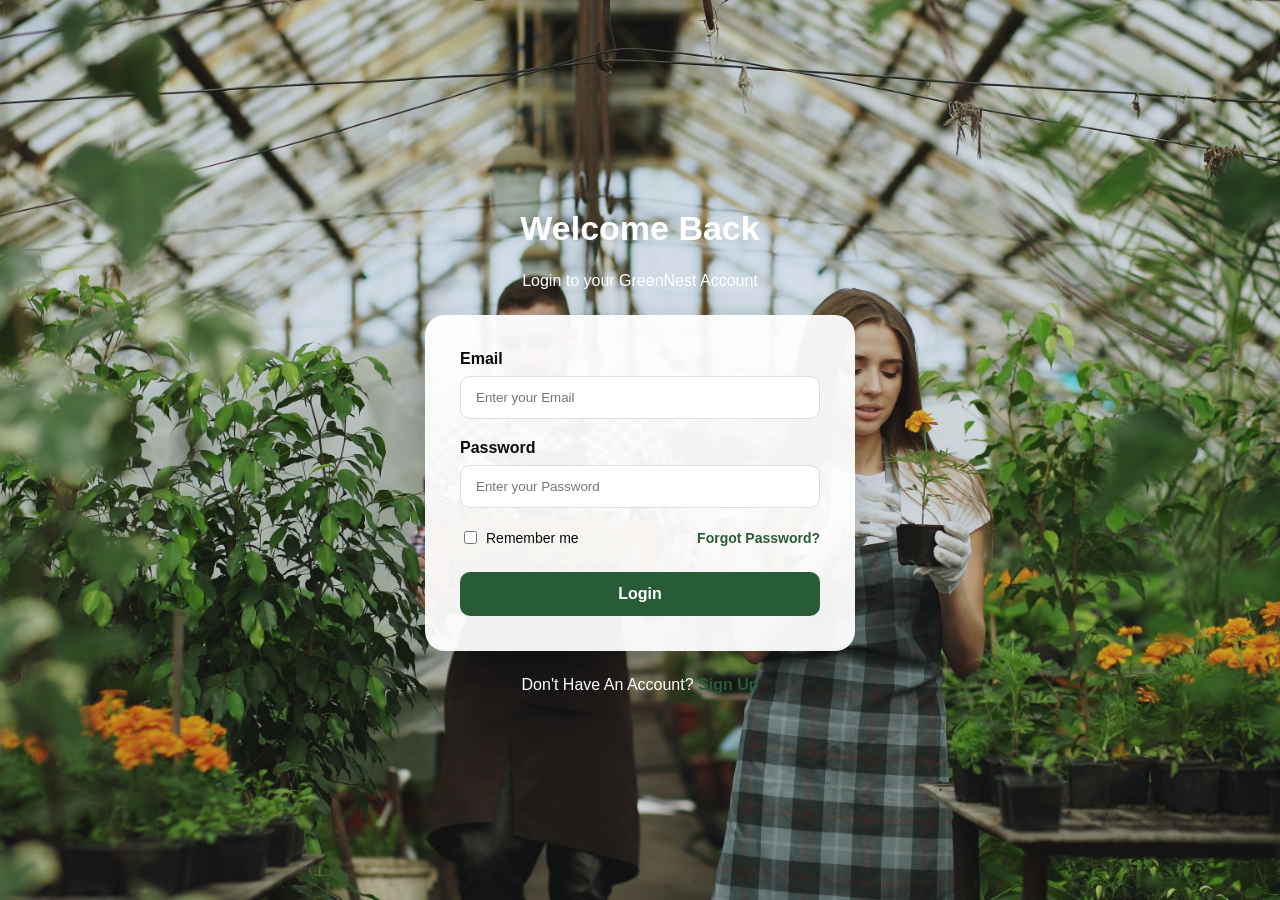
<file: ebooking.html>
<!DOCTYPE html>
<html lang="en">

<head>

    <meta charset="UTF-8">

    <meta name="viewport"
          content="width=device-width, initial-scale=1.0">

    <title>My Gardener Bookings</title>
 <style>

       body {
    margin: 0;
    font-family: Arial, sans-serif;

    background-image: url("booking.jpg");
    background-size: cover;
    background-position: center;
    background-repeat: no-repeat;

    min-height: 100vh;
}

.booking-section {
    min-height: 100vh;
    padding: 60px 20px;

    display: flex;
    justify-content: center;
    align-items: flex-start;
}

.booking-container {
    width: 100%;
    max-width: 650px;

    background: white;

    padding: 40px;

    border-radius: 22px;

    box-shadow: 0 10px 35px rgba(0, 0, 0, 0.10);
}

    .booking-card{
        border: 1px solid #ddd;
        border-radius: 15px;
        padding:20px;
        margin-bottom: 20px;
        background: white;
    }
        </style>
</head>
<body>
    <main>
        <section class="booking-section">

            <div class="booking-container">
                <h1>My Gardener Bookings🍀</h1>

                <p class="booking-subtitle">Manage your gardener appointments here.</p>

                <div id="bookingsList">
                    <!--Bookings will appear here-->
                
                </div>
            </div>
        </section>
    </main>

<script>

    const currentUser =
        JSON.parse(localStorage.getItem("currentUser"));

    const bookingsList =
        document.getElementById("bookingsList");


    // ==========================================
    // CHECK LOGIN
    // ==========================================

    if (!currentUser) {

        alert("Please login first. 🌿");

        window.location.href = "login.html";

    }


    // ==========================================
    // DISPLAY BOOKINGS
    // ==========================================

    function displayBookings() {

        const allBookings =
            JSON.parse(
                localStorage.getItem("gardenerBookings")
            ) || [];


        // Only current user's bookings
        const userBookings =
            allBookings.filter(function (booking) {

                return booking.userEmail === currentUser.email;

            });


        // No bookings
        if (userBookings.length === 0) {

            bookingsList.innerHTML = `
                <div class="no-bookings">
                    <p>You don't have any gardener bookings yet. 🌱</p>
                </div>
            `;

            return;
        }


        bookingsList.innerHTML = "";


        userBookings.forEach(function (booking) {

            // ==================================
            // BOOKING DATE + TIME
            // ==================================

            const bookingDateTime =
                new Date(
                    booking.date + "T" + booking.time
                );


            // ==================================
            // CANCELLATION DEADLINE
            // 30 MINUTES BEFORE BOOKING
            // ==================================

            const cancellationDeadline =
                new Date(
                    bookingDateTime.getTime() -
                    30 * 60 * 1000
                );


            const now = new Date();


            const canCancel =
                now < cancellationDeadline;


            // ==================================
            // FORMAT DATE
            // ==================================

            const formattedDate =
                new Date(
                    booking.date + "T00:00:00"
                ).toLocaleDateString(
                    "en-IN",
                    {
                        day: "numeric",
                        month: "long",
                        year: "numeric"
                    }
                );


            // ==================================
            // FORMAT TIME
            // ==================================

            const formattedTime =
                bookingDateTime.toLocaleTimeString(
                    "en-IN",
                    {
                        hour: "numeric",
                        minute: "2-digit"
                    }
                );


            // ==================================
            // CREATE BOOKING CARD
            // ==================================

            const bookingCard =
                document.createElement("div");

            bookingCard.className =
                "booking-card";


            bookingCard.innerHTML = `

                <h3>
                    🌱 ${booking.service}
                </h3>

                <p>
                    <strong>Name:</strong>
                    ${booking.name}
                </p>

                <p>
                    <strong>Phone:</strong>
                    ${booking.phone}
                </p>

                <p>
                    <strong>Date:</strong>
                    ${formattedDate}
                </p>

                <p>
                    <strong>Time:</strong>
                    ${formattedTime}
                </p>

                <p>
                    <strong>Address:</strong>
                    ${booking.address}
                </p>

                <p>
                    <strong>Notes:</strong>
                    ${booking.notes || "No additional notes"}
                </p>

                <span class="booking-status">
                    ${booking.status}
                </span>

                ${
                    canCancel

                    ?

                    `
                    <p>
                        <strong>
                            Cancellation available until:
                        </strong>
                        ${cancellationDeadline.toLocaleTimeString(
                            "en-IN",
                            {
                                hour: "numeric",
                                minute: "2-digit"
                            }
                        )}
                    </p>

                    <button
                        class="cancel-booking-btn"
                        data-id="${booking.id}"
                    >
                        Cancel Booking
                    </button>
                    `

                    :

                    `
                    <p>
                        🔒 Cancellation period has ended.
                    </p>
                    `
                }

            `;


            bookingsList.appendChild(bookingCard);

        });


        // ==================================
        // CANCEL BUTTONS
        // ==================================

        const cancelButtons =
            document.querySelectorAll(
                ".cancel-booking-btn"
            );


        cancelButtons.forEach(function (button) {

            button.addEventListener(
                "click",
                function () {

                    const bookingId =
                        Number(button.dataset.id);


                    // Get latest bookings
                    let allBookings =
                        JSON.parse(
                            localStorage.getItem(
                                "gardenerBookings"
                            )
                        ) || [];


                    const booking =
                        allBookings.find(function (item) {

                            return item.id === bookingId;

                        });


                    if (!booking) {

                        alert("Booking not found.");

                        return;

                    }


                    // ==================================
                    // CHECK 30-MINUTE RULE AGAIN
                    // ==================================

                    const bookingDateTime =
                        new Date(
                            booking.date +
                            "T" +
                            booking.time
                        );


                    const cancellationDeadline =
                        new Date(
                            bookingDateTime.getTime() -
                            30 * 60 * 1000
                        );


                    const now = new Date();


                    if (now >= cancellationDeadline) {

                        alert(
                            "Cancellation period has ended. 🔒"
                        );

                        displayBookings();

                        return;

                    }


                    // ==================================
                    // CONFIRM CANCELLATION
                    // ==================================

                    const confirmCancel =
                        confirm(
                            "Are you sure you want to cancel this booking?"
                        );


                    if (!confirmCancel) {

                        return;

                    }


                    // Remove booking
                    allBookings =
                        allBookings.filter(function (item) {

                            return item.id !== bookingId;

                        });


                    // Save updated bookings
                    localStorage.setItem(
                        "gardenerBookings",
                        JSON.stringify(allBookings)
                    );


                    alert(
                        "Booking cancelled successfully. 🌿"
                    );


                    // Refresh page content
                    displayBookings();

                }
            );

        });

    }


    // ==========================================
    // INITIAL LOAD
    // ==========================================

    displayBookings();

</script>
</script>
</body>
</html>
</file>
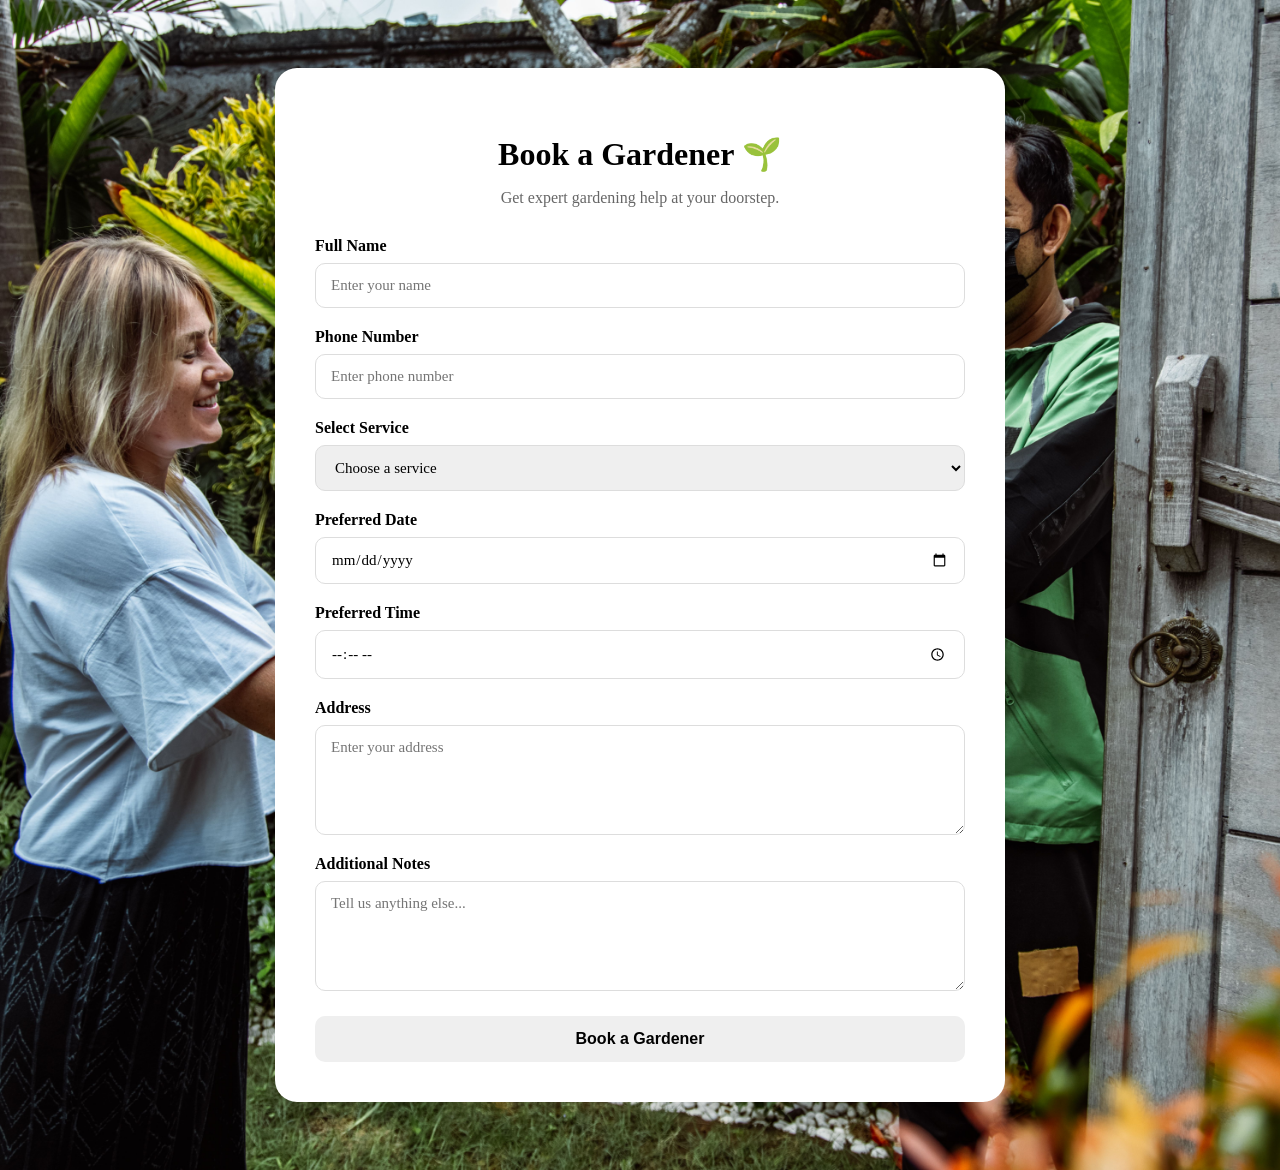
<file: gardener-booking.html>
<!DOCTYPE html>
<html lang="en">
<head>
    <meta charset="UTF-8">
    <meta name="viewport" content="width=device-width, initial-scale=1.0">
    <title>Gardener Boking here</title>
    <style>
        /* =========================
   GARDENER BOOKING PAGE
========================= */

body{
    background-image: url("book.jpg");
    background-size: cover;
    background-position: center;
    background-repeat: no-repeat;
}

.booking-section {
    min-height: 75vh;
    padding: 60px 20px;
    display: flex;
    justify-content: center;
    align-items: center;
}

.booking-container {
    width: 100%;
    max-width: 650px;
    background: white;
    padding: 40px;
    border-radius: 22px;
    box-shadow: 0 10px 35px rgba(0, 0, 0, 0.10);
    animation: bookingAppear 0.7s ease;
}

.booking-container h1 {
    text-align: center;
    margin-bottom: 10px;
    font-size: 32px;
}

.booking-container > p {
    text-align: center;
    color: #666;
    margin-bottom: 30px;
}


/* =========================
   FORM
========================= */

.booking-container form {
    display: flex;
    flex-direction: column;
}

.booking-container label {
    margin-bottom: 8px;
    font-weight: 600;
}

.booking-container input,
.booking-container select,
.booking-container textarea {
    width: 100%;
    box-sizing: border-box;
    padding: 13px 15px;
    border: 1px solid #ddd;
    border-radius: 10px;
    outline: none;
    margin-bottom: 20px;
    font-family: inherit;
    font-size: 15px;
    transition: 0.3s ease;
}


/* =========================
   FOCUS EFFECT
========================= */

.booking-container input:focus,
.booking-container select:focus,
.booking-container textarea:focus {
    border-color: #4caf50;
    box-shadow: 0 0 0 3px rgba(76, 175, 80, 0.12);
    transform: translateY(-1px);
}


/* =========================
   TEXTAREA
========================= */

.booking-container textarea {
    min-height: 110px;
    resize: vertical;
}


/* =========================
   BOOKING BUTTON
========================= */

.booking-btn {
    width: 100%;
    padding: 14px;
    margin-top: 5px;
    border: none;
    border-radius: 10px;
    cursor: pointer;
    font-size: 16px;
    font-weight: 600;
    transition: 0.3s ease;
}

.booking-btn:hover {
    transform: translateY(-3px);
    box-shadow: 0 8px 18px rgba(0, 0, 0, 0.15);
}


/* =========================
   ANIMATION
========================= */

@keyframes bookingAppear {

    from {
        opacity: 0;
        transform: translateY(35px);
    }

    to {
        opacity: 1;
        transform: translateY(0);
    }
}


/* =========================
   RESPONSIVE
========================= */

@media (max-width: 600px) {

    .booking-section {
        padding: 45px 20px;
    }

    .booking-container {
        padding: 28px 22px;
    }

    .booking-container h1 {
        font-size: 27px;
    }
}
    </style>
</head>
<body>

           <main>

    <section class="booking-section">

        <div class="booking-container">

            <h1>Book a Gardener 🌱</h1>

            <p>
                Get expert gardening help at your doorstep.
            </p>


            <form>

                <label for="gardenerName">
                    Full Name
                </label>

                <input
                    type="text"
                    id="gardenerName"
                    placeholder="Enter your name"
                >


                <label for="gardenerPhone">
                    Phone Number
                </label>

                <input
                    type="tel"
                    id="gardenerPhone"
                    placeholder="Enter phone number"
                >


                <label for="service">
                    Select Service
                </label>

                <select id="service">

                    <option value="">
                        Choose a service
                    </option>

                    <option value="plant-care">
                        Plant Care
                    </option>

                    <option value="garden-maintenance">
                        Garden Maintenance
                    </option>

                    <option value="planting">
                        Planting & Repotting
                    </option>

                    <option value="lawn-care">
                        Lawn Care
                    </option>

                </select>


                <label for="bookingDate">
                    Preferred Date
                </label>

                <input
                    type="date"
                    id="bookingDate"
                >


                <label for="bookingTime">
                    Preferred Time
                </label>

                <input
                    type="time"
                    id="bookingTime"
                >


                <label for="gardenerAddress">
                    Address
                </label>

                <textarea
                    id="gardenerAddress"
                    placeholder="Enter your address"
                ></textarea>


                <label for="bookingNotes">
                    Additional Notes
                </label>

                <textarea
                    id="bookingNotes"
                    placeholder="Tell us anything else..."
                ></textarea>


                <button
                    type="button"
                    class="booking-btn">
                    Book a Gardener
                </button>

            </form>

        </div>

    </section>

</main>

<script>
    //fill logged-in user's details
    //------------------------------

    const currentUser = 
    JSON.parse(localStorage.getItem("currentUser"));
    if(currentUser){
        gardenerName.value = currentUser.name;
        gardenerPhone.value = currentUser.phone;
    }

    const bookingButton = document.querySelector(".booking-btn");

bookingButton.addEventListener("click", function () {

    const service = document.getElementById("service").value;
    const bookingDate = document.getElementById("bookingDate").value;
    const bookingTime = document.getElementById("bookingTime").value;
    const address = document.getElementById("gardenerAddress").value.trim();
    const notes = document.getElementById("bookingNotes").value.trim();

    // Check required fields
    if (
        service === "" ||
        bookingDate === "" ||
        bookingTime === "" ||
        address === ""
    ) {
        alert("Please fill all required booking details.");
        return;
    }

    // Get existing bookings
    let bookings =
        JSON.parse(localStorage.getItem("gardenerBookings")) || [];

    // Create new booking
    const newBooking = {

        id: Date.now(),

        userEmail: currentUser.email,

        name: currentUser.name,

        phone: currentUser.phone,

        service: service,

        date: bookingDate,

        time: bookingTime,

        address: address,

        notes: notes,

        status: "Confirmed"

    };

    // Save booking
    bookings.push(newBooking);

    localStorage.setItem(
        "gardenerBookings",
        JSON.stringify(bookings)
    );

    alert("Gardener booked successfully! 🌱");

});
</script>
</body>
</html>
</file>
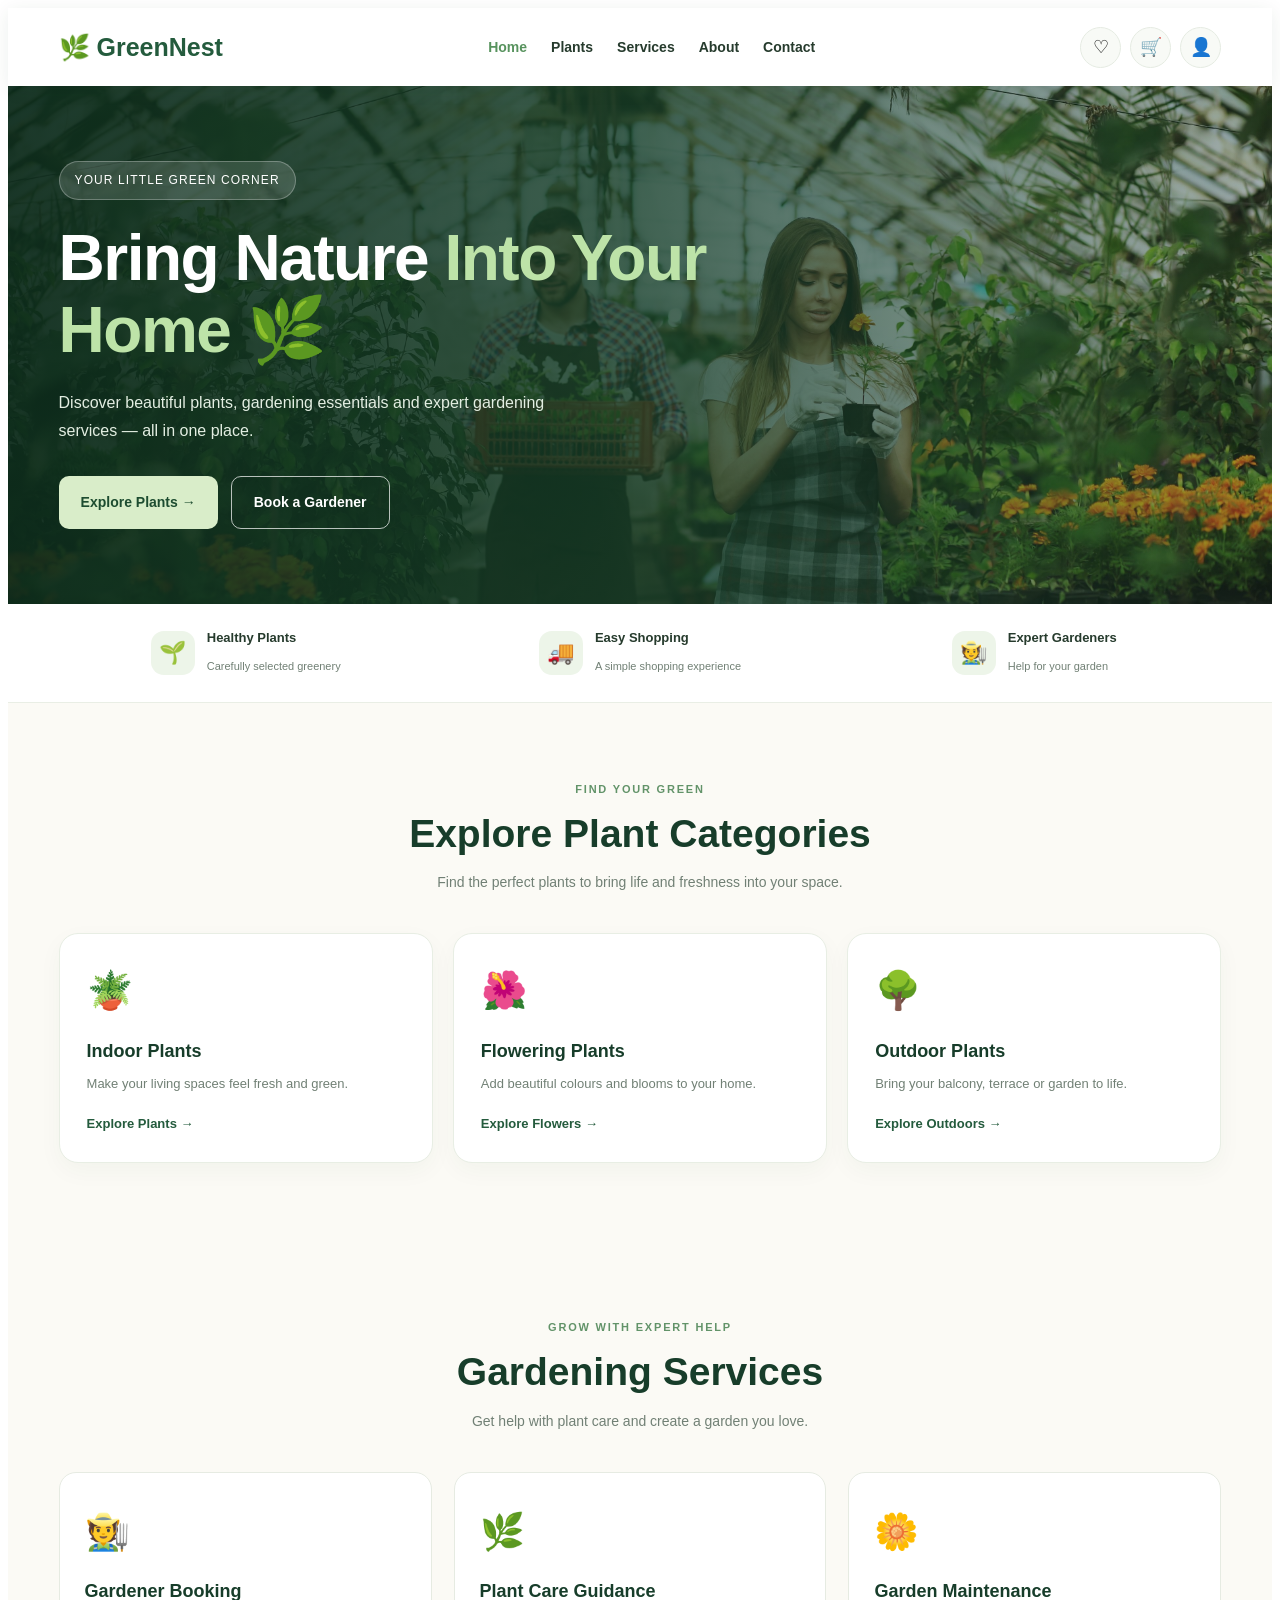
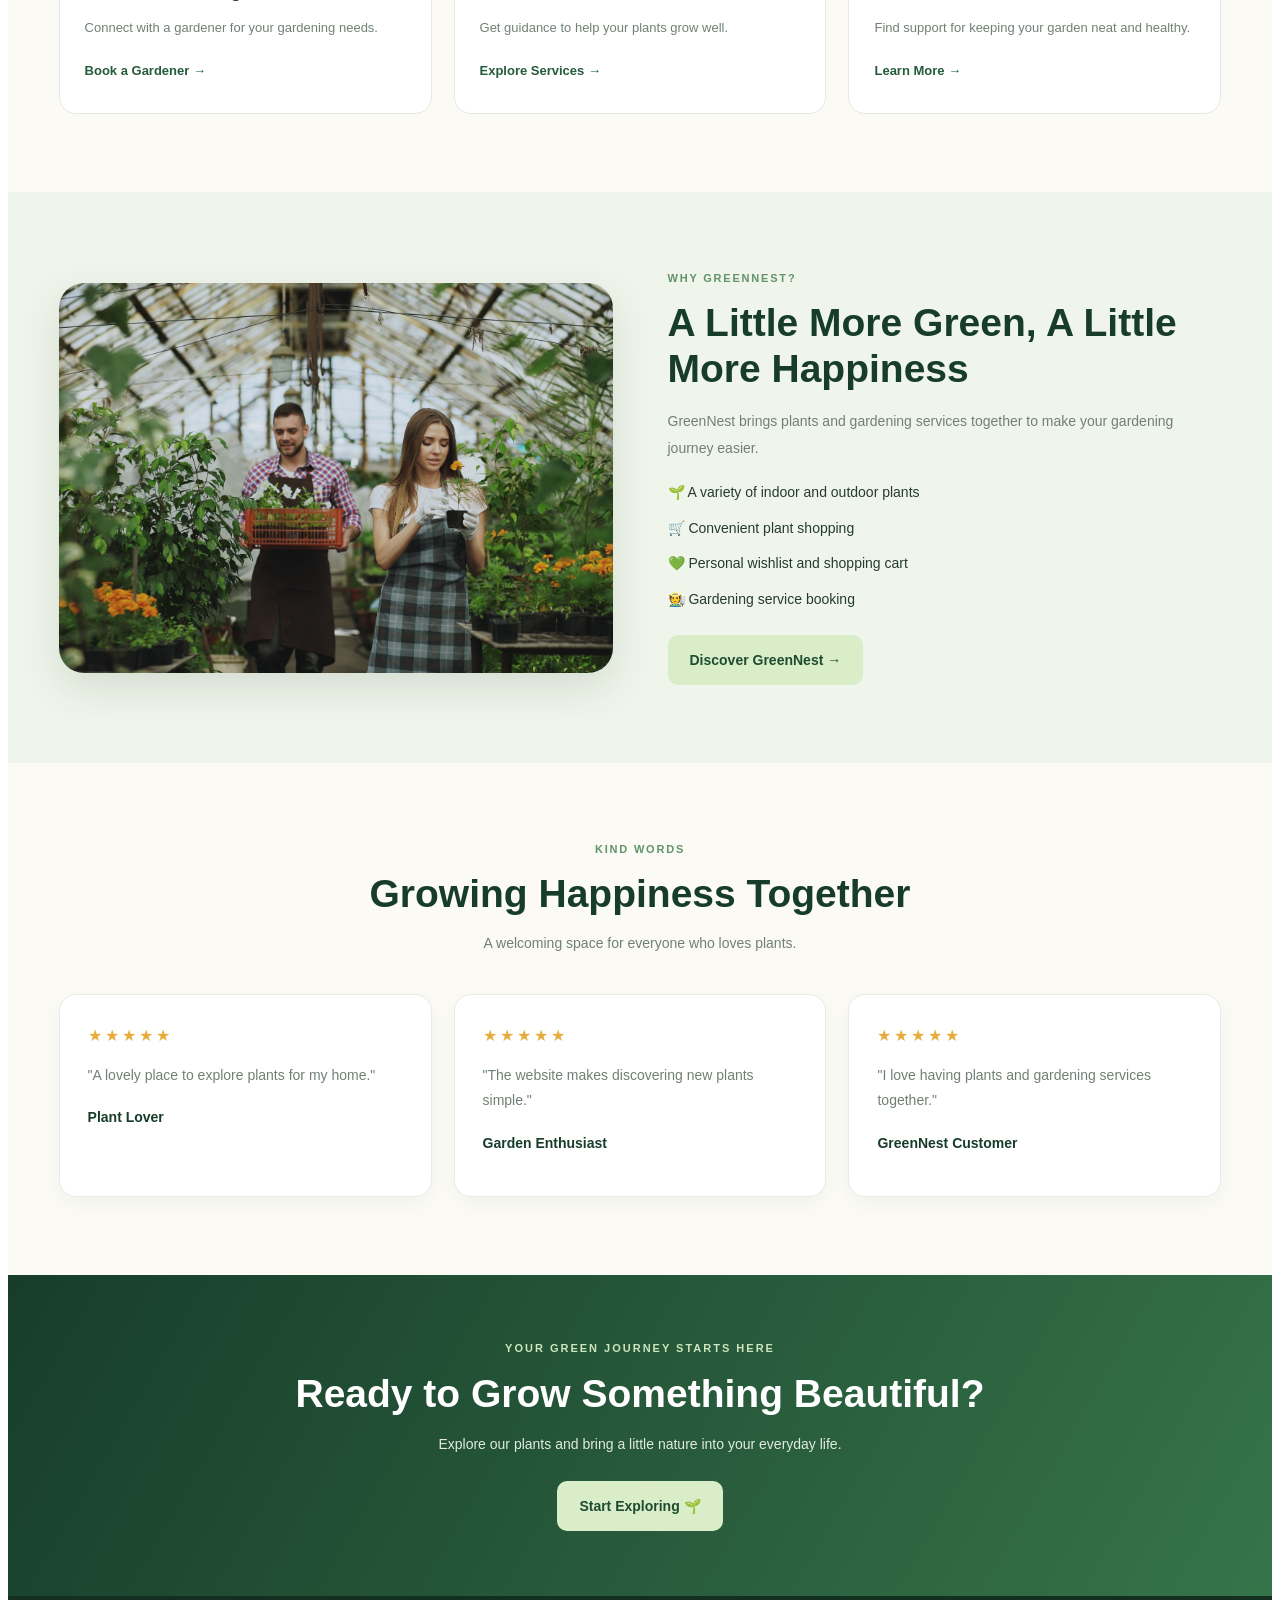
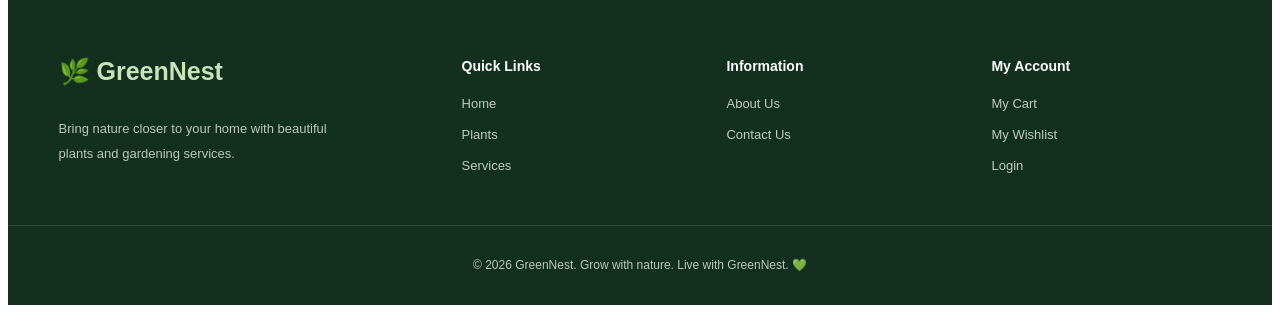
<file: home.html>
<!DOCTYPE html><html lang="en">
<head>
    <meta charset="UTF-8">
    <meta name="viewport" content="width=device-width, initial-scale=1.0">
    <title>GreenNest | Home</title>

    <style>
        /* =========================================
   GREENNEST HOME PAGE CSS
   Scoped styles — product page unaffected
========================================= */

#gnHomePage {
    --green: #245b3d;
    --dark-green: #173d2a;
    --light-green: #edf5e9;
    --cream: #fbfaf5;
    --text: #263b2d;
    --muted: #718075;
    --white: #ffffff;

    font-family: "Segoe UI", Arial, sans-serif;
    color: var(--text);
    background: var(--cream);
    min-height: 100vh;
    line-height: 1.6;
}

#gnHomePage *,
#gnHomePage *::before,
#gnHomePage *::after {
    box-sizing: border-box;
}

#gnHomePage img {
    max-width: 100%;
}

#gnHomePage a {
    text-decoration: none;
    color: inherit;
}

#gnHomePage button,
#gnHomePage input {
    font: inherit;
}

#gnHomePage button {
    cursor: pointer;
}

#gnHomePage .gn-container {
    width: min(1180px, 92%);
    margin: 0 auto;
}

/* NAVBAR */

#gnHomePage .gn-navbar {
    position: sticky;
    top: 0;
    z-index: 100;
    background: rgba(255,255,255,.97);
    box-shadow: 0 3px 18px rgba(25,60,35,.08);
}

#gnHomePage .gn-nav-inner {
    min-height: 78px;
    display: flex;
    align-items: center;
    justify-content: space-between;
    gap: 22px;
}

#gnHomePage .gn-logo {
    font-size: 25px;
    font-weight: 800;
    color: var(--green);
    white-space: nowrap;
}

#gnHomePage .gn-nav-links {
    display: flex;
    align-items: center;
    gap: 24px;
}

#gnHomePage .gn-nav-links a {
    font-size: 14px;
    font-weight: 600;
    transition: color .25s;
}

#gnHomePage .gn-nav-links a:hover,
#gnHomePage .gn-nav-links a.active {
    color: #58935e;
}

#gnHomePage .gn-nav-actions {
    display: flex;
    align-items: center;
    gap: 9px;
}

#gnHomePage .gn-icon-btn {
    position: relative;
    width: 41px;
    height: 41px;
    border: 1px solid #e5ebe2;
    border-radius: 50%;
    background: #f8faf6;
    display: grid;
    place-items: center;
    font-size: 18px;
    transition: .25s;
}

#gnHomePage .gn-icon-btn:hover {
    background: var(--light-green);
    transform: translateY(-2px);
}

#gnHomePage .gn-count {
    position: absolute;
    top: -5px;
    right: -4px;
    min-width: 18px;
    height: 18px;
    padding: 0 4px;
    border-radius: 20px;
    background: #d86c4e;
    color: white;
    font-size: 10px;
    line-height: 18px;
    text-align: center;
    display: none;
}

#gnHomePage .gn-profile-wrap {
    position: relative;
}

#gnHomePage .gn-profile-panel {
    display: none;
    position: absolute;
    top: 51px;
    right: 0;
    width: 270px;
    padding: 20px;
    background: white;
    border: 1px solid #e7ece4;
    border-radius: 16px;
    box-shadow: 0 14px 40px rgba(20,50,30,.16);
    z-index: 200;
}

#gnHomePage .gn-profile-panel.open {
    display: block;
    animation: gnFade .2s ease;
}

#gnHomePage .gn-profile-panel h3 {
    color: var(--green);
    margin: 0 0 10px;
}

#gnHomePage .gn-profile-panel p {
    font-size: 12px;
    color: var(--muted);
    margin: 7px 0;
    overflow-wrap: anywhere;
}

#gnHomePage .gn-profile-panel button {
    width: 100%;
    padding: 10px;
    margin-top: 8px;
    border: 0;
    border-radius: 8px;
    background: var(--light-green);
    color: var(--dark-green);
    font-weight: 600;
}

#gnHomePage .gn-profile-panel .gn-logout {
    background: #fff0ec;
    color: #a3402b;
}

#gnHomePage .gn-mobile-toggle {
    display: none;
    border: 0;
    background: var(--light-green);
    color: var(--green);
    border-radius: 9px;
    padding: 8px 12px;
    font-size: 20px;
}

/* HERO */

#gnHomePage .gn-hero {
    min-height: 510px;
    display: flex;
    align-items: center;
    overflow: hidden;
    background:
        linear-gradient(
            90deg,
            rgba(12,43,27,.92) 0%,
            rgba(20,61,37,.78) 49%,
            rgba(20,61,37,.18) 100%
        ),
        url("main.jpg") center/cover no-repeat;
}

#gnHomePage .gn-hero-content {
    max-width: 650px;
    padding: 75px 0;
    color: white;
    animation: gnRise .7s ease;
}

#gnHomePage .gn-eyebrow {
    display: inline-block;
    background: rgba(255,255,255,.14);
    border: 1px solid rgba(255,255,255,.27);
    padding: 9px 15px;
    border-radius: 30px;
    font-size: 12px;
    letter-spacing: 1.1px;
    margin-bottom: 23px;
}

#gnHomePage .gn-hero h1 {
    font-size: clamp(37px, 5.5vw, 64px);
    line-height: 1.12;
    margin: 0 0 22px;
    letter-spacing: -1.5px;
}

#gnHomePage .gn-hero h1 span {
    color: #bde3a8;
}

#gnHomePage .gn-hero p {
    max-width: 540px;
    line-height: 1.8;
    color: #e3eee2;
    font-size: 16px;
    margin: 0 0 30px;
}

#gnHomePage .gn-hero-buttons {
    display: flex;
    flex-wrap: wrap;
    gap: 13px;
}

#gnHomePage .gn-btn {
    display: inline-flex;
    align-items: center;
    justify-content: center;
    gap: 8px;
    border: 0;
    padding: 14px 22px;
    border-radius: 10px;
    font-size: 14px;
    font-weight: 700;
    transition: transform .25s, background .25s;
}

#gnHomePage .gn-btn:hover {
    transform: translateY(-3px);
}

#gnHomePage .gn-btn-primary {
    background: #d9edc9;
    color: #1d4c30;
}

#gnHomePage .gn-btn-primary:hover {
    background: white;
}

#gnHomePage .gn-btn-outline {
    background: transparent;
    color: white;
    border: 1px solid rgba(255,255,255,.7);
}

#gnHomePage .gn-btn:focus-visible,
#gnHomePage button:focus-visible,
#gnHomePage a:focus-visible {
    outline: 3px solid #8dbb78;
    outline-offset: 3px;
}

/* BENEFITS */

#gnHomePage .gn-benefits {
    background: white;
    border-bottom: 1px solid #e9eee5;
}

#gnHomePage .gn-benefit-grid {
    display: grid;
    grid-template-columns: repeat(3,1fr);
    gap: 20px;
    padding: 24px 0;
}

#gnHomePage .gn-benefit {
    display: flex;
    justify-content: center;
    align-items: center;
    gap: 12px;
}

#gnHomePage .gn-benefit-icon {
    width: 44px;
    height: 44px;
    flex-shrink: 0;
    border-radius: 13px;
    display: grid;
    place-items: center;
    background: var(--light-green);
    font-size: 22px;
}

#gnHomePage .gn-benefit strong {
    display: block;
    font-size: 13px;
    margin-bottom: 4px;
}

#gnHomePage .gn-benefit small {
    color: var(--muted);
    font-size: 11px;
}

/* COMMON SECTIONS */

#gnHomePage .gn-section {
    padding: 78px 0;
}

#gnHomePage .gn-section-heading {
    text-align: center;
    max-width: 650px;
    margin: 0 auto 38px;
}

#gnHomePage .gn-section-label {
    text-transform: uppercase;
    color: #629369;
    font-weight: 800;
    letter-spacing: 1.8px;
    font-size: 11px;
    margin: 0 0 12px;
}

#gnHomePage .gn-section-heading h2,
#gnHomePage .gn-why-content h2 {
    font-size: clamp(27px,4vw,39px);
    line-height: 1.2;
    color: var(--dark-green);
    margin: 0 0 13px;
}

#gnHomePage .gn-section-heading > p:last-child {
    color: var(--muted);
    line-height: 1.7;
    font-size: 14px;
}

/* CATEGORIES */

#gnHomePage .gn-category-grid {
    display: grid;
    grid-template-columns: repeat(3,minmax(0,1fr));
    gap: 20px;
}

#gnHomePage .gn-category-card {
    min-height: 190px;
    border-radius: 19px;
    padding: 27px;
    background: white;
    border: 1px solid #e8eee4;
    box-shadow: 0 8px 24px rgba(31,66,38,.04);
    transition: transform .3s, box-shadow .3s;
}

#gnHomePage .gn-category-card:hover {
    transform: translateY(-6px);
    box-shadow: 0 15px 32px rgba(31,66,38,.1);
}

#gnHomePage .gn-category-emoji {
    font-size: 37px;
    margin-bottom: 17px;
}

#gnHomePage .gn-category-card h3 {
    color: var(--dark-green);
    margin: 0 0 8px;
    font-size: 18px;
}

#gnHomePage .gn-category-card p {
    color: var(--muted);
    font-size: 13px;
    line-height: 1.6;
    margin: 0 0 15px;
}

#gnHomePage .gn-text-link {
    color: var(--green);
    font-weight: 700;
    font-size: 13px;
}

#gnHomePage .gn-text-link:hover {
    color: #6a9b5f;
}

/* SERVICES */

#gnHomePage .gn-service-grid {
    display: grid;
    grid-template-columns: repeat(3,minmax(0,1fr));
    gap: 22px;
}

#gnHomePage .gn-service-card {
    padding: 30px 25px;
    border-radius: 17px;
    border: 1px solid #e6ebe2;
    background: white;
    transition: transform .3s, box-shadow .3s;
}

#gnHomePage .gn-service-card:hover {
    transform: translateY(-5px);
    box-shadow: 0 12px 30px rgba(31,66,38,.09);
}

#gnHomePage .gn-service-icon {
    font-size: 36px;
    margin-bottom: 17px;
}

#gnHomePage .gn-service-card h3 {
    color: var(--dark-green);
    font-size: 18px;
    margin: 0 0 10px;
}

#gnHomePage .gn-service-card p {
    font-size: 13px;
    color: var(--muted);
    line-height: 1.8;
    margin: 0 0 18px;
}

/* WHY GREENNEST */

#gnHomePage .gn-why {
    background: #f0f5eb;
}

#gnHomePage .gn-why-layout {
    display: grid;
    grid-template-columns: 1fr 1fr;
    align-items: center;
    gap: 55px;
}

#gnHomePage .gn-why-visual {
    height: 390px;
    overflow: hidden;
    border-radius: 25px;
    box-shadow: 0 15px 40px rgba(30,60,35,.13);
}

#gnHomePage .gn-why-visual img {
    width: 100%;
    height: 100%;
    object-fit: cover;
    display: block;
}

#gnHomePage .gn-why-content > p:not(.gn-section-label) {
    color: var(--muted);
    line-height: 1.9;
    font-size: 14px;
    margin: 15px 0 20px;
}

#gnHomePage .gn-why-list {
    list-style: none;
    padding: 0;
    margin: 0 0 25px;
}

#gnHomePage .gn-why-list li {
    margin: 13px 0;
    font-size: 14px;
}

/* TESTIMONIALS */

#gnHomePage .gn-testimonial-grid {
    display: grid;
    grid-template-columns: repeat(3,minmax(0,1fr));
    gap: 22px;
}

#gnHomePage .gn-testimonial-card {
    padding: 28px;
    background: white;
    border: 1px solid #e7ece4;
    border-radius: 17px;
    box-shadow: 0 7px 22px rgba(31,66,38,.04);
}

#gnHomePage .gn-stars {
    color: #e6ad3e;
    letter-spacing: 3px;
    margin-bottom: 15px;
}

#gnHomePage .gn-testimonial-card p {
    font-size: 14px;
    color: var(--muted);
    line-height: 1.8;
    margin: 0 0 18px;
}

#gnHomePage .gn-testimonial-card h3 {
    font-size: 14px;
    color: var(--dark-green);
}

/* CTA */

#gnHomePage .gn-cta {
    padding: 65px 20px;
    text-align: center;
    color: white;
    background: linear-gradient(120deg,#173d2a,#36744a);
}

#gnHomePage .gn-cta .gn-container > p:first-child {
    color: #cce5bd;
    font-size: 11px;
    font-weight: 800;
    letter-spacing: 2px;
    margin: 0 0 12px;
}

#gnHomePage .gn-cta h2 {
    font-size: clamp(27px,4vw,39px);
    line-height: 1.25;
    margin: 0 0 15px;
}

#gnHomePage .gn-cta .gn-container > p:not(:first-child) {
    color: #e1ecdf;
    font-size: 14px;
    margin: 0 0 25px;
}

/* FOOTER */

#gnHomePage .gn-footer {
    background: #122f20;
    color: #e5eee4;
    padding-top: 55px;
}

#gnHomePage .gn-footer-grid {
    display: grid;
    grid-template-columns: 1.6fr 1fr 1fr 1fr;
    gap: 35px;
    padding-bottom: 38px;
}

#gnHomePage .gn-footer .gn-logo {
    display: inline-block;
    color: #c5e5b8;
    margin-bottom: 13px;
}

#gnHomePage .gn-footer-about p {
    max-width: 290px;
    font-size: 13px;
    color: #b8c9b9;
    line-height: 1.9;
}

#gnHomePage .gn-footer-grid h3 {
    font-size: 14px;
    margin: 4px 0 17px;
    color: white;
}

#gnHomePage .gn-footer-grid > div:not(:first-child) a {
    display: block;
    width: fit-content;
    color: #bdcdbd;
    font-size: 13px;
    margin: 10px 0;
    transition: color .2s;
}

#gnHomePage .gn-footer-grid a:hover {
    color: #c5e5b8;
}

#gnHomePage .gn-footer-bottom {
    text-align: center;
    padding: 18px;
    border-top: 1px solid rgba(255,255,255,.12);
}

#gnHomePage .gn-footer-bottom p {
    font-size: 12px;
    color: #b8c9b9;
}

/* ANIMATIONS */

@keyframes gnRise {
    from {
        opacity: 0;
        transform: translateY(18px);
    }
    to {
        opacity: 1;
        transform: translateY(0);
    }
}

@keyframes gnFade {
    from { opacity: 0; }
    to { opacity: 1; }
}

/* TABLET */

@media (max-width: 950px) {
    #gnHomePage .gn-nav-inner {
        flex-wrap: wrap;
        padding: 13px 0;
    }

    #gnHomePage .gn-nav-links {
        gap: 15px;
    }

    #gnHomePage .gn-nav-links a {
        font-size: 12px;
    }

    #gnHomePage .gn-category-grid,
    #gnHomePage .gn-product-grid,
    #gnHomePage .gn-service-grid,
    #gnHomePage .gn-testimonial-grid {
        grid-template-columns: repeat(2,minmax(0,1fr));
    }

    #gnHomePage .gn-why-layout {
        gap: 30px;
    }

    #gnHomePage .gn-footer-grid {
        grid-template-columns: repeat(2,minmax(0,1fr));
    }
}

/* MOBILE */

@media (max-width: 650px) {
    #gnHomePage .gn-container {
        width: 92%;
    }

    #gnHomePage .gn-nav-inner {
        min-height: 70px;
        gap: 9px;
    }

    #gnHomePage .gn-logo {
        font-size: 21px;
    }

    #gnHomePage .gn-nav-actions {
        gap: 6px;
    }

    #gnHomePage .gn-icon-btn {
        width: 35px;
        height: 35px;
        font-size: 15px;
    }

    #gnHomePage .gn-mobile-toggle {
        display: block;
    }

    #gnHomePage .gn-nav-links {
        display: none;
        order: 3;
        width: 100%;
        flex-direction: column;
        align-items: stretch;
        gap: 0;
        padding: 8px 0;
    }

    #gnHomePage .gn-nav-links.open {
        display: flex;
    }

    #gnHomePage .gn-nav-links a {
        padding: 12px;
        border-radius: 8px;
        font-size: 14px;
    }

    #gnHomePage .gn-nav-links a:hover {
        background: var(--light-green);
    }

    #gnHomePage .gn-profile-panel {
        position: fixed;
        top: 75px;
        right: 4%;
        width: min(290px,92vw);
    }

    #gnHomePage .gn-hero {
        min-height: 470px;
        background-position: 58% center;
    }

    #gnHomePage .gn-hero-content {
        padding: 65px 0;
    }

    #gnHomePage .gn-hero h1 {
        font-size: clamp(35px,10vw,48px);
    }

    #gnHomePage .gn-hero p {
        font-size: 14px;
    }

    #gnHomePage .gn-btn {
        padding: 13px 16px;
        font-size: 13px;
    }

    #gnHomePage .gn-benefit-grid {
        grid-template-columns: 1fr;
        gap: 17px;
        padding: 23px 0;
    }

    #gnHomePage .gn-benefit {
        justify-content: flex-start;
    }

    #gnHomePage .gn-section {
        padding: 55px 0;
    }

    #gnHomePage .gn-section-heading {
        margin-bottom: 28px;
    }

    #gnHomePage .gn-category-grid,
    #gnHomePage .gn-product-grid,
    #gnHomePage .gn-service-grid,
    #gnHomePage .gn-testimonial-grid {
        grid-template-columns: 1fr;
    }

    #gnHomePage .gn-category-card {
        min-height: auto;
    }

    #gnHomePage .gn-featured-top {
        align-items: flex-start;
        flex-direction: column;
    }

    #gnHomePage .gn-product-image {
        height: 245px;
    }

    #gnHomePage .gn-why-layout {
        grid-template-columns: 1fr;
        gap: 28px;
    }

    #gnHomePage .gn-why-visual {
        height: 270px;
    }

    #gnHomePage .gn-footer-grid {
        grid-template-columns: 1fr 1fr;
        gap: 28px 18px;
    }

    #gnHomePage .gn-footer-about {
        grid-column: 1/-1;
    }

    #gnHomePage .gn-cta {
        padding: 50px 15px;
    }
}

/* VERY SMALL PHONES */

@media (max-width: 370px) {
    #gnHomePage .gn-logo {
        font-size: 18px;
    }

    #gnHomePage .gn-nav-actions {
        gap: 4px;
    }

    #gnHomePage .gn-icon-btn {
        width: 31px;
        height: 31px;
        font-size: 13px;
    }

    #gnHomePage .gn-mobile-toggle {
        padding: 6px 8px;
        font-size: 17px;
    }

    #gnHomePage .gn-hero-buttons {
        flex-direction: column;
        align-items: stretch;
    }

    #gnHomePage .gn-footer-grid {
        grid-template-columns: 1fr;
    }

    #gnHomePage .gn-footer-about {
        grid-column: auto;
    }
}

/* ACCESSIBILITY */

@media (prefers-reduced-motion: reduce) {
    #gnHomePage *,
    #gnHomePage *::before,
    #gnHomePage *::after {
        animation-duration: .01ms !important;
        transition-duration: .01ms !important;
        scroll-behavior: auto !important;
    }
}
    </style>
</head>
<body>
    <div id="gnHomePage">
<header class="gn-navbar">
    <div class="gn-container gn-nav-inner">

        <a href="home.html" class="gn-logo">🌿 GreenNest</a>

        <nav class="gn-nav-links" id="gnNavLinks">
            <a href="home.html" class="active">Home</a>
            <a href="product.html">Plants</a>
            <a href="services.html">Services</a>
            <a href="about.html">About</a>
            <a href="contact.html">Contact</a>
        </nav>

        <div class="gn-nav-actions">

            <button type="button" class="gn-icon-btn" id="gnWishlistIcon" aria-label="Wishlist">
                ♡
                <span class="gn-count" id="gnWishlistCount">0</span>
            </button>

            <button type="button" class="gn-icon-btn" id="gnCartIcon" aria-label="Shopping cart">
                🛒
                <span class="gn-count" id="gnCartCount">0</span>
            </button>

            <div class="gn-profile-wrap">
                <button type="button" class="gn-icon-btn" id="gnProfileIcon" aria-label="My profile">👤</button>

                <div class="gn-profile-panel" id="gnProfilePanel">
                    <h3>My Account</h3>
                    <p>Welcome, <span id="gnProfileName">Guest</span></p>
                    <p id="gnProfileEmail"></p>
                    <p id="gnProfilePhone"></p>

                    <button type="button" id="gnProfileCartBtn">My Cart</button>
                    <button type="button" id="gnProfileWishlistBtn">My Wishlist</button>
                    <button type="button" id="gnProfileOrderBtn">My Orders</button>
                    <button type="button" id="gnProfileBookingBtn">My Gardener Bookings</button>
                    <button type="button" id="gnLogoutBtn" class="gn-logout">Logout</button>
                </div>
            </div>

            <button type="button" class="gn-mobile-toggle" id="gnMobileToggle" aria-label="Open navigation">☰</button>

        </div>
    </div>

</header>


<!-- HERO SECTION -->
<main>

    <section class="gn-hero">
        <div class="gn-container">
            <div class="gn-hero-content">

                <span class="gn-eyebrow">YOUR LITTLE GREEN CORNER</span>

                <h1>Bring Nature <span>Into Your Home</span> 🌿</h1>

                <p>
                    Discover beautiful plants, gardening essentials
                    and expert gardening services — all in one place.
                </p>

                <div class="gn-hero-buttons">
                    <a href="product.html" class="gn-btn gn-btn-primary">Explore Plants →</a>
                    <a href="gardener-booking.html" class="gn-btn gn-btn-outline">Book a Gardener</a>
                </div>

            </div>
        </div>
    </section>


    <!-- BENEFITS -->
    <section class="gn-benefits">
        <div class="gn-container gn-benefit-grid">

            <div class="gn-benefit">
                <div class="gn-benefit-icon">🌱</div>
                <div>
                    <strong>Healthy Plants</strong>
                    <small>Carefully selected greenery</small>
                </div>
            </div>

            <div class="gn-benefit">
                <div class="gn-benefit-icon">🚚</div>
                <div>
                    <strong>Easy Shopping</strong>
                    <small>A simple shopping experience</small>
                </div>
            </div>

            <div class="gn-benefit">
                <div class="gn-benefit-icon">🧑‍🌾</div>
                <div>
                    <strong>Expert Gardeners</strong>
                    <small>Help for your garden</small>
                </div>
            </div>

        </div>
    </section>


    <!-- CATEGORIES -->
    <section class="gn-section gn-categories">
        <div class="gn-container">

            <div class="gn-section-heading">
                <p class="gn-section-label">FIND YOUR GREEN</p>
                <h2>Explore Plant Categories</h2>
                <p>Find the perfect plants to bring life and freshness into your space.</p>
            </div>

            <div class="gn-category-grid">

                <article class="gn-category-card">
                    <div class="gn-category-emoji">🪴</div>
                    <h3>Indoor Plants</h3>
                    <p>Make your living spaces feel fresh and green.</p>
                    <a href="product.html" class="gn-text-link">Explore Plants →</a>
                </article>

                <article class="gn-category-card">
                    <div class="gn-category-emoji">🌺</div>
                    <h3>Flowering Plants</h3>
                    <p>Add beautiful colours and blooms to your home.</p>
                    <a href="product.html" class="gn-text-link">Explore Flowers →</a>
                </article>

                <article class="gn-category-card">
                    <div class="gn-category-emoji">🌳</div>
                    <h3>Outdoor Plants</h3>
                    <p>Bring your balcony, terrace or garden to life.</p>
                    <a href="product.html" class="gn-text-link">Explore Outdoors →</a>
                </article>

            </div>
        </div>
    </section>



    <!-- GARDENING SERVICES -->
    <section class="gn-section gn-services">
        <div class="gn-container">

            <div class="gn-section-heading">
                <p class="gn-section-label">GROW WITH EXPERT HELP</p>
                <h2>Gardening Services</h2>
                <p>Get help with plant care and create a garden you love.</p>
            </div>

            <div class="gn-service-grid">

                <article class="gn-service-card">
                    <div class="gn-service-icon">🧑‍🌾</div>
                    <h3>Gardener Booking</h3>
                    <p>Connect with a gardener for your gardening needs.</p>
                    <a href="services.html" class="gn-text-link">Book a Gardener →</a>
                </article>

                <article class="gn-service-card">
                    <div class="gn-service-icon">🌿</div>
                    <h3>Plant Care Guidance</h3>
                    <p>Get guidance to help your plants grow well.</p>
                    <a href="services.html" class="gn-text-link">Explore Services →</a>
                </article>

                <article class="gn-service-card">
                    <div class="gn-service-icon">🌼</div>
                    <h3>Garden Maintenance</h3>
                    <p>Find support for keeping your garden neat and healthy.</p>
                    <a href="services.html" class="gn-text-link">Learn More →</a>
                </article>

            </div>
        </div>
    </section>


    <!-- WHY GREENNEST -->
    <section class="gn-section gn-why">
        <div class="gn-container gn-why-layout">

            <div class="gn-why-visual">
                <img src="main.jpg" alt="Green plants and gardening">
            </div>

            <div class="gn-why-content">
                <p class="gn-section-label">WHY GREENNEST?</p>
                <h2>A Little More Green, A Little More Happiness</h2>

                <p>
                    GreenNest brings plants and gardening services together
                    to make your gardening journey easier.
                </p>

                <ul class="gn-why-list">
                    <li>🌱 A variety of indoor and outdoor plants</li>
                    <li>🛒 Convenient plant shopping</li>
                    <li>💚 Personal wishlist and shopping cart</li>
                    <li>🧑‍🌾 Gardening service booking</li>
                </ul>

                <a href="about.html" class="gn-btn gn-btn-primary">Discover GreenNest →</a>
            </div>

        </div>
    </section>


    <!-- TESTIMONIALS -->
    <section class="gn-section gn-testimonials">
        <div class="gn-container">

            <div class="gn-section-heading">
                <p class="gn-section-label">KIND WORDS</p>
                <h2>Growing Happiness Together</h2>
                <p>A welcoming space for everyone who loves plants.</p>
            </div>

            <div class="gn-testimonial-grid">

                <article class="gn-testimonial-card">
                    <div class="gn-stars">★★★★★</div>
                    <p>"A lovely place to explore plants for my home."</p>
                    <h3>Plant Lover</h3>
                </article>

                <article class="gn-testimonial-card">
                    <div class="gn-stars">★★★★★</div>
                    <p>"The website makes discovering new plants simple."</p>
                    <h3>Garden Enthusiast</h3>
                </article>

                <article class="gn-testimonial-card">
                    <div class="gn-stars">★★★★★</div>
                    <p>"I love having plants and gardening services together."</p>
                    <h3>GreenNest Customer</h3>
                </article>

            </div>
        </div>
    </section>


    <!-- CALL TO ACTION -->
    <section class="gn-cta">
        <div class="gn-container">
            <p>YOUR GREEN JOURNEY STARTS HERE</p>
            <h2>Ready to Grow Something Beautiful?</h2>
            <p>Explore our plants and bring a little nature into your everyday life.</p>
            <a href="product.html" class="gn-btn gn-btn-primary">Start Exploring 🌱</a>
        </div>
    </section>

</main>


<!-- FOOTER -->
<footer class="gn-footer">
    <div class="gn-container gn-footer-grid">

        <div class="gn-footer-about">
            <a href="home.html" class="gn-logo">🌿 GreenNest</a>
            <p>Bring nature closer to your home with beautiful plants and gardening services.</p>
        </div>

        <div>
            <h3>Quick Links</h3>
            <a href="home.html">Home</a>
            <a href="product.html">Plants</a>
            <a href="services.html">Services</a>
        </div>

        <div>
            <h3>Information</h3>
            <a href="about.html">About Us</a>
            <a href="contact.html">Contact Us</a>
        </div>

        <div>
            <h3>My Account</h3>
            <a href="cart.html">My Cart</a>
            <a href="wishlist.html">My Wishlist</a>
            <a href="login.html" id="gnFooterAccountLink">Login</a>
        </div>

    </div>

    <div class="gn-footer-bottom">
        <p>© 2026 GreenNest. Grow with nature. Live with GreenNest. 💚</p>
    </div>
</footer>

</div>

<script>

    document.addEventListener("DOMContentLoaded", function () {


    // =====================================
    // 2. SELECT HTML ELEMENTS
    // =====================================

    const root = document.getElementById("gnHomePage");

    if (!root) return;
;

    const wishlistIcon =
        root.querySelector("#gnWishlistIcon");

    const cartIcon =
        root.querySelector("#gnCartIcon");

    const wishlistCount =
        root.querySelector("#gnWishlistCount");

    const cartCount =
        root.querySelector("#gnCartCount");

    const profileIcon =
        root.querySelector("#gnProfileIcon");

    const profilePanel =
        root.querySelector("#gnProfilePanel");

    const mobileToggle =
        root.querySelector("#gnMobileToggle");

    const navLinks =
        root.querySelector("#gnNavLinks");


    // =====================================
    // 3. SAFE LOCALSTORAGE HELPERS
    // =====================================

    function readStorage(key, fallback) {
        try {
            const value = localStorage.getItem(key);

            return value === null
                ? fallback
                : JSON.parse(value);

        } catch (error) {
            console.error("Storage read error:", key, error);
            return fallback;
        }
    }

    function getCurrentUser() {
        const user = readStorage("currentUser", null);

        if (
            !user ||
            typeof user.email !== "string" ||
            !user.email.trim()
        ) {
            return null;
        }

        return user;
    }

    function getUserKey(prefix) {
        const user = getCurrentUser();

        if (!user) return null;

        return prefix + user.email.trim().toLowerCase();
    }

    function getCart() {
        const key = getUserKey("cart_");

        if (!key) return [];

        const cart = readStorage(key, []);

        return Array.isArray(cart) ? cart : [];
    }

    function saveCart(cart) {
        const key = getUserKey("cart_");

        if (!key) return false;

        try {
            localStorage.setItem(key, JSON.stringify(cart));
            return true;
        } catch (error) {
            alert("Cart save nahi ho paya. Storage space check karo.");
            return false;
        }
    }

    function getWishlist() {
        const key = getUserKey("wishlist_");

        if (!key) return [];

        const wishlist = readStorage(key, []);

        return Array.isArray(wishlist) ? wishlist : [];
    }

    function saveWishlist(wishlist) {
        const key = getUserKey("wishlist_");

        if (!key) return false;

        try {
            localStorage.setItem(key, JSON.stringify(wishlist));
            return true;
        } catch (error) {
            alert("Wishlist save nahi ho payi. Storage check karo.");
            return false;
        }
    }


    // =====================================
    // 4. LOGIN CHECK
    // =====================================

    function requireLogin() {
        if (getCurrentUser()) {
            return true;
        }

        alert("Please login first to continue. 🌿");

        window.location.href = "login.html";

        return false;
    }


    // =====================================
    // 5. UPDATE CART AND WISHLIST COUNTS
    // =====================================

    function updateCounts() {
        if (!getCurrentUser()) {
            if (cartCount) cartCount.style.display = "none";
            if (wishlistCount) wishlistCount.style.display = "none";
            return;
        }

        const cart = getCart();

        const totalQuantity = cart.reduce(function (total, item) {
            return total + Math.max(0, Number(item.quantity) || 0);
        }, 0);

        if (cartCount) {
            cartCount.textContent = totalQuantity;
            cartCount.style.display =
                totalQuantity > 0 ? "inline-block" : "none";
        }

        const wishlist = getWishlist();

        if (wishlistCount) {
            wishlistCount.textContent = wishlist.length;
            wishlistCount.style.display =
                wishlist.length > 0 ? "inline-block" : "none";
        }
    }


    // =====================================
    // 6. UPDATE PROFILE DETAILS
    // =====================================

    function updateProfile() {
        const user = getCurrentUser();

        const name =
            root.querySelector("#gnProfileName");

        const email =
            root.querySelector("#gnProfileEmail");

        const phone =
            root.querySelector("#gnProfilePhone");

        const footerAccount =
            root.querySelector("#gnFooterAccountLink");

        if (name) {
            name.textContent = user ? user.name || "Customer" : "Guest";
        }

        if (email) {
            email.textContent = user ? user.email : "Please login to your account";
        }

        if (phone) {
            phone.textContent = user ? user.phone || "" : "";
        }

        if (footerAccount) {
            footerAccount.textContent = user ? "My Profile" : "Login";
            footerAccount.href = user ? "user-profile.html" : "login.html";
        }

        // Hide account-only buttons when logged out.
        [
            "#gnProfileCartBtn",
            "#gnProfileWishlistBtn",
            "#gnProfileOrderBtn",
            "#gnProfileBookingBtn",
            "#gnLogoutBtn"
        ].forEach(function (selector) {
            const button = root.querySelector(selector);

            if (button) {
                button.style.display = user ? "block" : "none";
            }
        });
    }


    // =====================================
    // 7. DISPLAY FEATURED PLANTS
    // =====================================

    function displayProducts(list) {
        if (!productContainer) return;

        productContainer.innerHTML = "";

        if (list.length === 0) {
            productContainer.innerHTML =
                '<p class="gn-no-results">No plants found. Try another search! 🌿</p>';
            return;
        }

        const wishlist = getWishlist();

        list.forEach(function (product) {
            const isWishlisted = wishlist.some(function (item) {
                return Number(item.id) === product.id;
            });

            const card = document.createElement("article");

            card.className = "gn-product-card";

            const imageWrapper = document.createElement("div");
            imageWrapper.className = "gn-product-image";

            const image = document.createElement("img");
            image.src = product.image;
            image.alt = product.name;
            image.loading = "lazy";

            image.addEventListener("error", function () {
                image.alt = product.name + " image unavailable";
            });

            const stock = document.createElement("span");

            stock.className = product.availability === "in-stock"
                ? "gn-stock"
                : "gn-stock out";

            stock.textContent = product.availability === "in-stock"
                ? "In Stock"
                : "Out of Stock";

            const wishButton = document.createElement("button");

            wishButton.type = "button";
            wishButton.className = "gn-wish-btn";
            wishButton.dataset.productId = product.id;
            wishButton.textContent = isWishlisted ? "♥" : "♡";
            wishButton.setAttribute(
                "aria-label",
                (isWishlisted ? "Remove " : "Add ") +
                product.name + " " +
                (isWishlisted ? "from" : "to") + " wishlist"
            );

            imageWrapper.append(image, stock, wishButton);

            const info = document.createElement("div");
            info.className = "gn-product-info";

            const category = document.createElement("p");
            category.className = "gn-category-name";
            category.textContent = product.category;

            const title = document.createElement("h3");
            title.textContent = product.name;

            const meta = document.createElement("div");
            meta.className = "gn-product-meta";

            const price = document.createElement("span");
            price.className = "gn-price";
            price.textContent = "₹" + product.price;

            const rating = document.createElement("span");
            rating.className = "gn-rating";
            rating.textContent = "⭐ " + product.rating;

            meta.append(price, rating);

            const addButton = document.createElement("button");

            addButton.type = "button";
            addButton.className = "gn-add-cart";
            addButton.dataset.productId = product.id;

            if (product.availability === "in-stock") {
                addButton.textContent = "Add to Cart 🛒";
            } else {
                addButton.textContent = "Out of Stock";
                addButton.disabled = true;
            }

            info.append(category, title, meta, addButton);
            card.append(imageWrapper, info);

            productContainer.appendChild(card);
        });
    }


    // =====================================
    // 10. PROFILE DROPDOWN
    // =====================================

    if (profileIcon && profilePanel) {
        profileIcon.addEventListener("click", function (event) {
            event.stopPropagation();

            const isOpen = profilePanel.classList.toggle("open");

            profileIcon.setAttribute("aria-expanded", String(isOpen));
        });

        profilePanel.addEventListener("click", function (event) {
            event.stopPropagation();
        });

        document.addEventListener("click", function () {
            profilePanel.classList.remove("open");
            profileIcon.setAttribute("aria-expanded", "false");
        });
    }


    // =====================================
    // 11. CART AND WISHLIST NAVIGATION
    // =====================================

    if (cartIcon) {
        cartIcon.addEventListener("click", function () {
            if (requireLogin()) {
                window.location.href = "cart.html";
            }
        });
    }

    if (wishlistIcon) {
        wishlistIcon.addEventListener("click", function () {
            if (requireLogin()) {
                window.location.href = "wishlist.html";
            }
        });
    }

    const navigationButtons = [
        ["#gnProfileCartBtn", "cart.html"],
        ["#gnProfileWishlistBtn", "wishlist.html"],
        ["#gnProfileOrderBtn", "order.html"],
        ["#gnProfileBookingBtn", "ebooking.html"]
    ];

    navigationButtons.forEach(function (entry) {
        const button = root.querySelector(entry[0]);

        if (button) {
            button.addEventListener("click", function () {
                if (requireLogin()) {
                    window.location.href = entry[1];
                }
            });
        }
    });


    // =====================================
    // 12. LOGOUT
    // =====================================

    const logoutButton = root.querySelector("#gnLogoutBtn");

    if (logoutButton) {
        logoutButton.addEventListener("click", function () {
            if (!getCurrentUser()) {
                window.location.href = "login.html";
                return;
            }

            localStorage.removeItem("currentUser");

            alert("You have been logged out successfully. 🌿");

            window.location.href = "login.html";
        });
    }


    // =====================================
    // 13. MOBILE NAVIGATION
    // =====================================

    if (mobileToggle && navLinks) {
        mobileToggle.addEventListener("click", function () {
            const isOpen = navLinks.classList.toggle("open");

            mobileToggle.setAttribute("aria-expanded", String(isOpen));
            mobileToggle.textContent = isOpen ? "✕" : "☰";
        });

        navLinks.querySelectorAll("a").forEach(function (link) {
            link.addEventListener("click", function () {
                navLinks.classList.remove("open");
                mobileToggle.setAttribute("aria-expanded", "false");
                mobileToggle.textContent = "☰";
            });
        });
    }


    // =====================================
    // 14. INITIALIZE HOME PAGE
    // =====================================

    updateProfile();
    updateCounts();

});
</script>
</body>
</html>
</file>
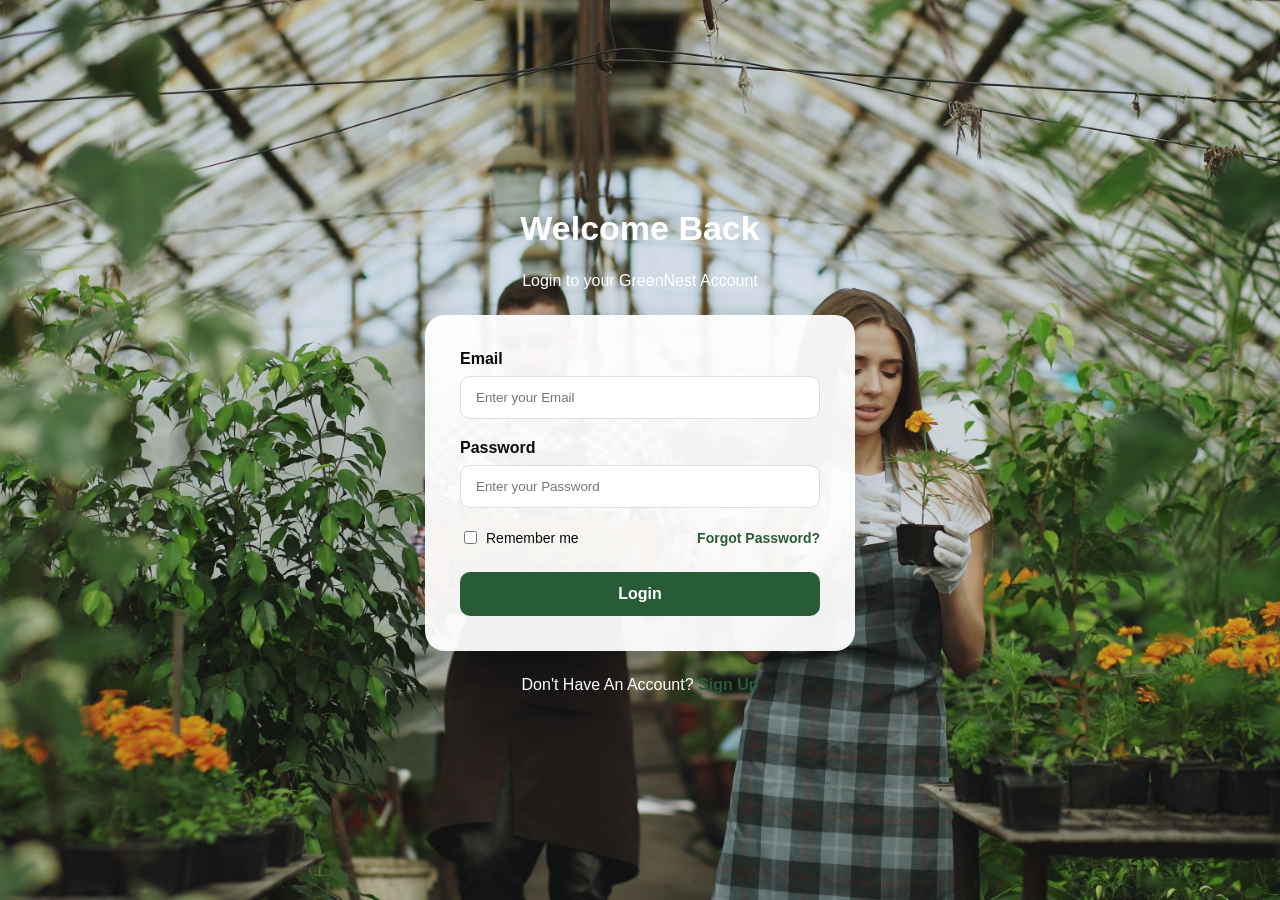
<file: login.html>
<!DOCTYPE html>
<html lang="en">
<head>
    <meta charset="UTF-8">
    <meta name="viewport" content="width=device-width, initial-scale=1.0">
    <title>Login - GreenNest</title>

    <style>
        * {
            box-sizing: border-box;
            color: #090909;
        }

        body {
            margin: 0;
            font-family: Arial, sans-serif;
        }

        .login-section {
            background-image: url("main.jpg");
            background-size: cover;
            background-position: center;
            background-repeat: no-repeat;
            min-height: 100vh;
            display: flex;
            flex-direction: column;
            justify-content: center;
            align-items: center;
            padding: 40px 20px;
            animation: loginAppear 0.7s ease;
        }

        .login-section h1 {
            margin-bottom: 8px;
            font-size: 34px;
            text-align: center;
            color: white;
        }

        .login-section > p {
            color: white;
            margin-bottom: 25px;
            text-align: center;
        }

        .login-section form {
            width: 100%;
            max-width: 430px;
            padding: 35px;
            border-radius: 20px;
            background: rgba(255, 255, 255, 0.94);
            box-shadow: 0 10px 30px rgba(0, 0, 0, 0.15);
            transition: 0.3s ease;
        }

        .login-section form:hover {
            transform: translateY(-5px);
            box-shadow: 0 15px 35px rgba(0, 0, 0, 0.2);
        }

        .login-section label {
            display: block;
            margin-bottom: 8px;
            font-weight: 600;
        }

        .login-section input[type="email"],
        .login-section input[type="password"] {
            width: 100%;
            padding: 13px 15px;
            margin-bottom: 20px;
            border: 1px solid #ddd;
            border-radius: 10px;
            outline: none;
            transition: 0.3s ease;
        }

        .login-section input:focus {
            border-color: #4caf50;
            box-shadow: 0 0 0 3px rgba(76, 175, 80, 0.12);
        }

        .login-options {
            display: flex;
            justify-content: space-between;
            align-items: center;
            gap: 10px;
            margin-bottom: 25px;
            font-size: 14px;
        }

        .remember-label {
            display: flex !important;
            align-items: center;
            gap: 6px;
            margin: 0 !important;
            font-weight: normal !important;
        }

        .login-options a,
        .signup-link a {
            text-decoration: none;
            color: #285c36;
            font-weight: 600;
        }

        .login-btn {
            width: 100%;
            padding: 13px;
            background: #285c36;
            color: white;
            border: none;
            border-radius: 10px;
            cursor: pointer;
            font-size: 16px;
            font-weight: bold;
            transition: 0.3s ease;
        }

        .login-btn:hover {
            background: #1e4629;
            transform: translateY(-2px);
            box-shadow: 0 8px 18px rgba(0, 0, 0, 0.15);
        }

        .signup-link {
            margin-top: 25px;
            text-align: center;
            color: white;
        }

        @keyframes loginAppear {
            from {
                opacity: 0;
                transform: translateY(30px);
            }
            to {
                opacity: 1;
                transform: translateY(0);
            }
        }

        @media (max-width: 600px) {
            .login-section {
                padding: 30px 15px;
            }

            .login-section form {
                padding: 25px;
            }

            .login-section h1 {
                font-size: 28px;
            }
        }
    </style>
</head>

<body>
    <main>
        <section class="login-section">
            <h1>Welcome Back</h1>
            <p>Login to your GreenNest Account</p>

            <form id="loginForm">
                <label for="loginEmail">Email</label>
                <input
                    type="email"
                    id="loginEmail"
                    placeholder="Enter your Email"
                    autocomplete="username"
                    required
                >

                <label for="loginPassword">Password</label>
                <input
                    type="password"
                    id="loginPassword"
                    placeholder="Enter your Password"
                    autocomplete="current-password"
                    required
                >

                <div class="login-options">
                    <label class="remember-label">
                        <input type="checkbox" id="rememberMe">
                        Remember me
                    </label>

                    <a href="#" id="forgotPassword">Forgot Password?</a>
                </div>

                <button type="submit" class="login-btn">Login</button>
            </form>

            <p class="signup-link">
                Don't Have An Account?
                <a href="signup.html">Sign Up</a>
            </p>
        </section>
    </main>

    <script>
        // ==========================================
        // GREENNEST - LOGIN
        // ==========================================

        const loginForm = document.getElementById("loginForm");

        loginForm.addEventListener("submit", function (event) {
            event.preventDefault();

            const email = document.getElementById("loginEmail")
                .value.trim().toLowerCase();

            const password = document.getElementById("loginPassword")
                .value;

            if (!email || !password) {
                alert("Please enter your email and password.");
                return;
            }

            // ADMIN LOGIN
            // Demo credentials only; this is not secure server-side authentication.
            if (
                email === "devgurll@example.com" &&
                password === "devi07"
            ) {
                const adminUser = {
                    name: "GreenNest Admin",
                    email: email,
                    phone: "Admin",
                    isAdmin: true
                };

                localStorage.setItem(
                    "currentUser",
                    JSON.stringify(adminUser)
                );

                alert("Admin login successful!");
                window.location.href = "user-profile.html";
                return;
            }

            // Get registered accounts
            let users;

            try {
                users = JSON.parse(localStorage.getItem("users")) || [];

                if (!Array.isArray(users)) {
                    alert("Saved account data is invalid. Please check storage.");
                    return;
                }
            } catch (error) {
                alert("Unable to read registered accounts.");
                return;
            }

            // Find registered user
            const user = users.find(function (item) {
                return item.email &&
                    item.email.toLowerCase() === email;
            });

            if (!user) {
                alert("Account not found. Please sign up first.");
                return;
            }

            // Verify password
            if (user.password !== password) {
                alert("Incorrect password. Please try again.");
                return;
            }

            // Save the correct user's active session
            localStorage.setItem(
                "currentUser",
                JSON.stringify(user)
            );

            alert("Login successful! Welcome to GreenNest 🌿");

            // Returning user goes directly to the homepage
            window.location.href = "home.html";
        });

        // Forgot password placeholder
        document.getElementById("forgotPassword")
            .addEventListener("click", function (event) {
                event.preventDefault();
                alert("Password recovery is not set up yet. Please contact support.");
            });
    </script>
</body>
</html>
</file>
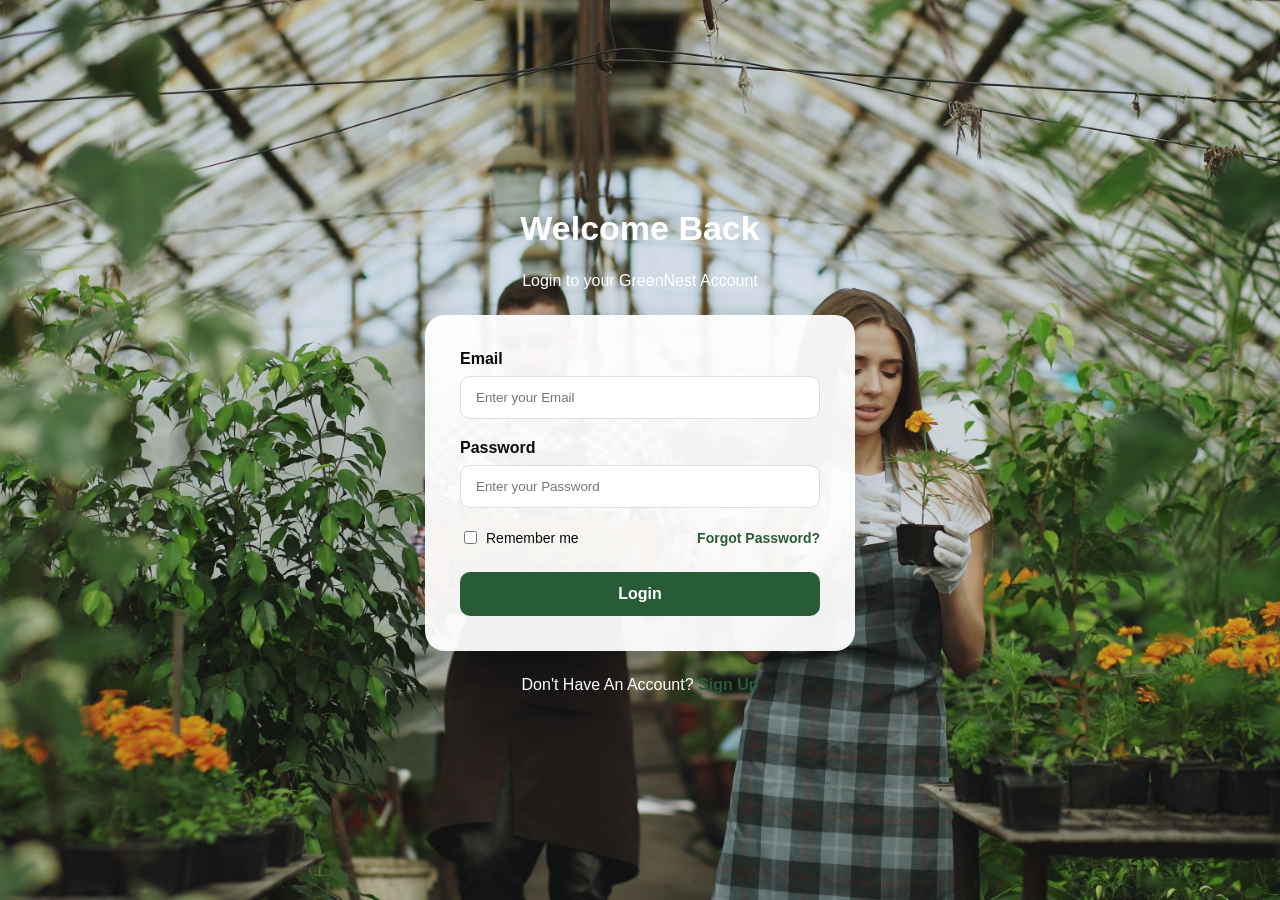
<file: order.html>
<!DOCTYPE html>
<html lang="en">

<head>
    <meta charset="UTF-8">
    <meta name="viewport" content="width=device-width, initial-scale=1.0">

    <title>My Orders</title>

    <style>

        * {
            box-sizing: border-box;
        }

        body {
            margin: 0;
            font-family: Arial, sans-serif;

            background-image: url("background.jpg");
            background-size: cover;
            background-position: center;
            background-repeat: no-repeat;

            min-height: 100vh;
        }

        .orders-section {
            padding: 60px 7%;
            min-height: 100vh;
        }

        .orders-section > h1 {
            text-align: center;
            font-size: 36px;
            margin-bottom: 40px;
        }

        .orders-container {
            max-width: 1000px;
            margin: auto;

            display: flex;
            flex-direction: column;
            gap: 25px;
        }

        .order-card {
            background: white;
            padding: 25px;

            border-radius: 18px;

            box-shadow: 0 8px 25px rgba(0, 0, 0, 0.08);

            transition: 0.3s ease;
        }

        .order-card:hover {
            transform: translateY(-4px);

            box-shadow:
                0 12px 30px rgba(0, 0, 0, 0.12);
        }

        .order-header {
            display: flex;
            justify-content: space-between;
            align-items: center;

            padding-bottom: 15px;
            margin-bottom: 15px;

            border-bottom: 1px solid #eee;
        }

        .order-header h2 {
            margin: 0;
            font-size: 20px;
        }

        .order-status {
            padding: 7px 12px;

            border-radius: 20px;

            font-size: 14px;
            font-weight: 600;
        }

        .order-info {
            display: flex;
            justify-content: space-between;

            gap: 20px;

            margin-bottom: 20px;
        }

        .order-info p {
            margin: 5px 0;
        }

        .order-items {
            border-top: 1px solid #eee;
            padding-top: 15px;
        }

        .order-item {
            display: flex;
            justify-content: space-between;

            padding: 8px 0;
        }

        .order-total {
            display: flex;
            justify-content: space-between;

            margin-top: 20px;
            padding-top: 15px;

            border-top: 1px solid #eee;

            font-size: 19px;
            font-weight: bold;
        }

        .payment-method {
            margin-top: 12px;

            font-size: 14px;
        }

        .empty-orders {
            background: white;

            max-width: 600px;

            margin: 50px auto;

            padding: 40px;

            text-align: center;

            border-radius: 18px;

            box-shadow:
                0 8px 25px rgba(0, 0, 0, 0.08);
        }

        .empty-orders h2 {
            margin-bottom: 10px;
        }

        @media (max-width: 650px) {

            .orders-section {
                padding: 45px 20px;
            }

            .orders-section > h1 {
                font-size: 30px;
            }

            .order-header {
                flex-direction: column;
                align-items: flex-start;

                gap: 10px;
            }

            .order-info {
                flex-direction: column;
                gap: 5px;
            }

            .order-item {
                gap: 15px;
            }

        }

    </style>

</head>

<body>

    <main>

        <section class="orders-section">

            <h1>My Orders 📦</h1>

            <div class="orders-container" id="ordersContainer">
            </div>

        </section>

    </main>


    <script>

        // Get logged-in user
        const currentUser =
            JSON.parse(localStorage.getItem("currentUser"));


        // Login check
        if (!currentUser) {

            alert("Please login first.");

            window.location.href = "login.html";
        }


        const ordersContainer =
            document.getElementById("ordersContainer");


        // Get all orders
        const orders =
            JSON.parse(localStorage.getItem("orders")) || [];


        // Get only current user's orders
        const userOrders =
            orders.filter(function (order) {

                return order.userEmail === currentUser.email;

            });


        // Display orders
        function displayOrders() {

            ordersContainer.innerHTML = "";


            // No orders
            if (userOrders.length === 0) {

                ordersContainer.innerHTML = `
                    <div class="empty-orders">

                        <h2>No Orders Yet 📦</h2>

                        <p>
                            You haven't placed any orders yet.
                        </p>

                    </div>
                `;

                return;
            }


            // Display each order
            userOrders.reverse().forEach(function (order) {

                const orderCard =
                    document.createElement("div");

                orderCard.classList.add("order-card");


                // Format date
                const orderDate =
                    new Date(order.date);

                const formattedDate =
                    orderDate.toLocaleDateString("en-IN", {
                        day: "numeric",
                        month: "long",
                        year: "numeric"
                    });


                // Payment name
                let paymentText =
                    order.paymentMethod;

                if (order.paymentMethod === "cod") {

                    paymentText =
                        "Cash on Delivery";

                } else if (order.paymentMethod === "online") {

                    paymentText =
                        "Online Payment";
                }


                // Order items
                let itemsHTML = "";


                order.items.forEach(function (item) {

                    itemsHTML += `
                        <div class="order-item">

                            <span>
                                ${item.name} × ${item.quantity}
                            </span>

                            <span>
                                ₹${item.price * item.quantity}
                            </span>

                        </div>
                    `;

                });


                // Order card
                orderCard.innerHTML = `

                    <div class="order-header">

                        <h2>
                            Order #${order.id}
                        </h2>

                        <span class="order-status">
                            ${order.status}
                        </span>

                    </div>


                    <div class="order-info">

                        <div>

                            <p>
                                <strong>Date:</strong>
                                ${formattedDate}
                            </p>

                            <p>
                                <strong>Customer:</strong>
                                ${order.customer.name}
                            </p>

                        </div>


                        <div>

                            <p>
                                <strong>City:</strong>
                                ${order.customer.city}
                            </p>

                            <p>
                                <strong>Payment:</strong>
                                ${paymentText}
                            </p>

                        </div>

                    </div>


                    <div class="order-items">

                        ${itemsHTML}

                    </div>


                    <div class="order-total">

                        <span>Total</span>

                        <span>
                            ₹${order.total}
                        </span>

                    </div>

                `;


                ordersContainer.appendChild(orderCard);

            });

        }


        displayOrders();

    </script>

</body>

</html>
</file>
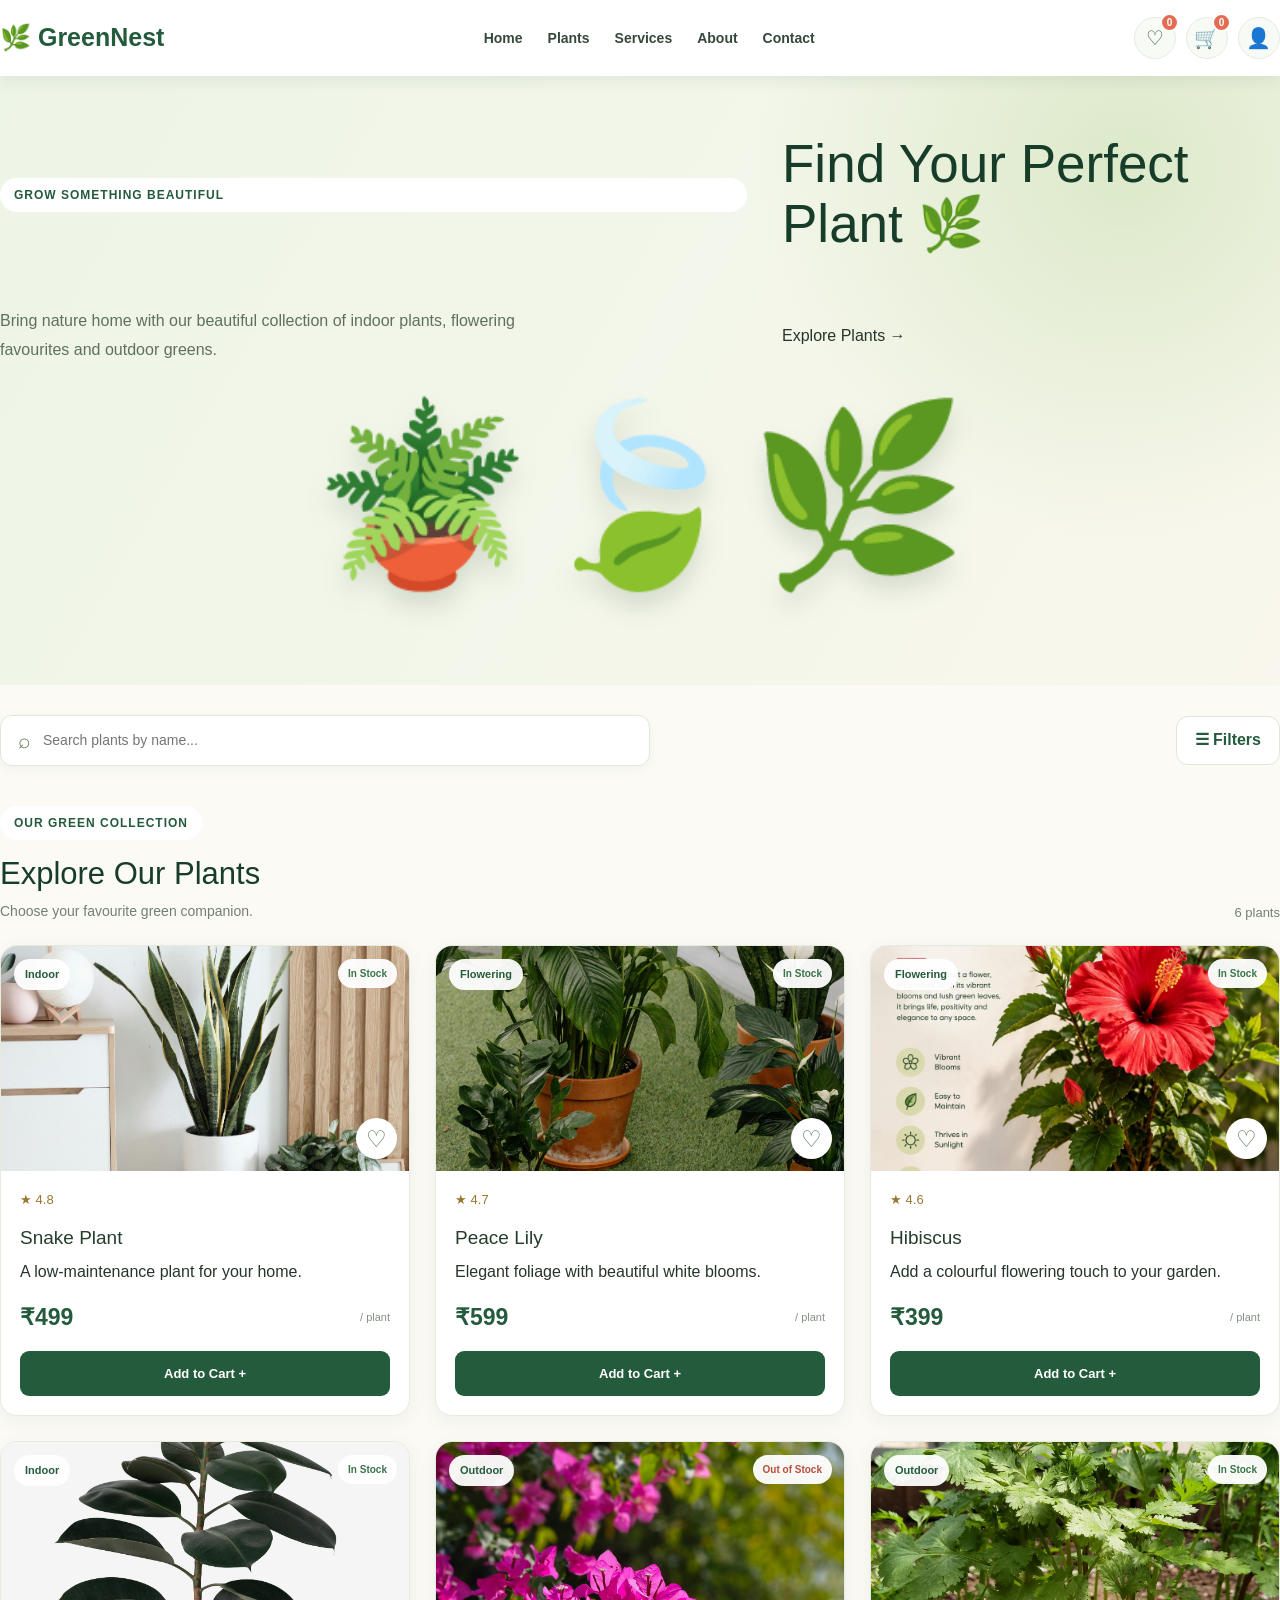
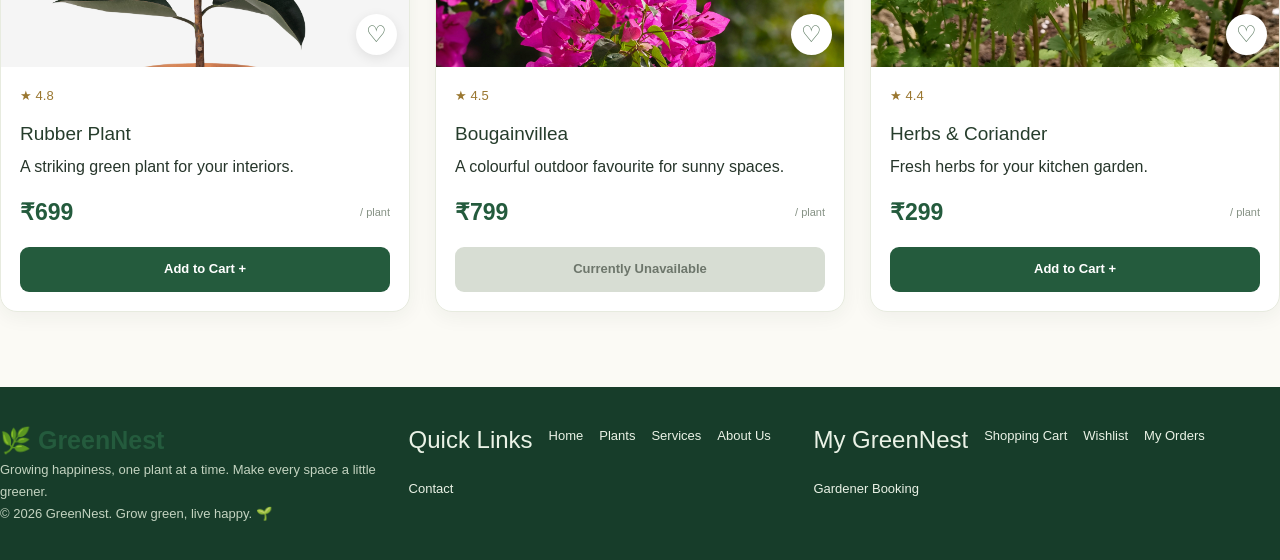
<file: product.html>
<!DOCTYPE html>
<html lang="en">
<head>
    <meta charset="UTF-8">
    <meta name="viewport" content="width=device-width, initial-scale=1.0">
    <title>Product page</title>
    <link href="https://cdn.jsdelivr.net/npm/bootstrap@5.3.8/dist/css/bootstrap.min.css" rel="stylesheet" integrity="sha384-sRIl4kxILFvY47J16cr9ZwB07vP4J8+LH7qKQnuqkuIAvNWLzeN8tE5YBujZqJLB" crossorigin="anonymous">

    <style>
/* =========================================
   GREENNEST PRODUCT PAGE - CSS
========================================= */

#gnProductPage,
#gnProductPage * {
    box-sizing: border-box;
}

#gnProductPage {
    --gn-green: #245b3d;
    --gn-dark: #173d2a;
    --gn-light: #edf5e9;
    --gn-cream: #fbfaf5;
    --gn-text: #26352a;
    --gn-muted: #718073;

    min-height: 100vh;
    background: var(--gn-cream);
    color: var(--gn-text);
    font-family: Arial, Helvetica, sans-serif;
}

#gnProductPage a {
    color: inherit;
    text-decoration: none;
}

#gnProductPage button,
#gnProductPage input,
#gnProductPage select {
    font: inherit;
}

#gnProductPage button {
    cursor: pointer;
}

#gnProductPage .gn-container {
    width: min(1200px, 92%);
    margin: auto;
}

/* NAVBAR */

#gnProductPage .gn-navbar {
    position: sticky;
    top: 0;
    z-index: 1000;
    background: #fff;
    box-shadow: 0 3px 16px rgba(24, 60, 35, .09);
}

#gnProductPage .gn-nav-inner {
    min-height: 76px;
    display: flex;
    align-items: center;
    justify-content: space-between;
    gap: 20px;
}

#gnProductPage .gn-logo {
    color: var(--gn-green);
    font-size: 25px;
    font-weight: 800;
    white-space: nowrap;
}

#gnProductPage .gn-logo span {
    color: #81a96b;
}

#gnProductPage .gn-nav-links {
    display: flex;
    align-items: center;
    justify-content: center;
    gap: 25px;
}

#gnProductPage .gn-nav-links a {
    position: relative;
    padding: 10px 0;
    color: #35483a;
    font-size: 14px;
    font-weight: 600;
    transition: color .25s ease;
}

#gnProductPage .gn-nav-links a:hover,
#gnProductPage .gn-nav-links a.gn-active {
    color: var(--gn-green);
}

#gnProductPage .gn-nav-links a.gn-active::after {
    content: "";
    position: absolute;
    left: 0;
    right: 0;
    bottom: 2px;
    height: 2px;
    border-radius: 4px;
    background: #79a86a;
}

#gnProductPage .gn-nav-actions {
    display: flex;
    align-items: center;
    gap: 10px;
}

#gnProductPage .gn-icon-btn {
    position: relative;
    width: 42px;
    height: 42px;
    border: 1px solid #e4ebdf;
    border-radius: 50%;
    background: #f8fbf5;
    color: var(--gn-green);
    display: inline-flex;
    justify-content: center;
    align-items: center;
    font-size: 20px;
    transition: .25s ease;
}

#gnProductPage .gn-icon-btn:hover {
    background: var(--gn-green);
    color: white;
    transform: translateY(-2px);
}

#gnProductPage .gn-count {
    position: absolute;
    top: -5px;
    right: -4px;
    min-width: 19px;
    height: 19px;
    padding: 0 4px;
    border: 2px solid white;
    border-radius: 20px;
    background: #e36d53;
    color: white;
    font-size: 10px;
    font-weight: bold;
    display: flex;
    align-items: center;
    justify-content: center;
}

#gnProductPage .gn-menu-toggle {
    display: none;
}

/* PROFILE DROPDOWN */

#gnProductPage .gn-profile-wrap {
    position: relative;
}

#gnProductPage .gn-profile-panel {
    display: none;
    position: absolute;
    top: 53px;
    right: 0;
    width: 270px;
    padding: 20px;
    background: white;
    border: 1px solid #e4ebdf;
    border-radius: 16px;
    box-shadow: 0 12px 35px rgba(0, 0, 0, .13);
    z-index: 1100;
}

#gnProductPage .gn-profile-panel.gn-open {
    display: block;
    animation: gnDrop .2s ease;
}

#gnProductPage .gn-profile-panel h3 {
    margin: 0 0 8px;
    color: var(--gn-green);
    font-size: 18px;
}

#gnProductPage .gn-profile-panel p {
    margin: 6px 0;
    overflow-wrap: anywhere;
    color: var(--gn-muted);
    font-size: 12px;
}

#gnProductPage .gn-profile-links {
    display: grid;
    gap: 7px;
    margin-top: 16px;
}

#gnProductPage .gn-profile-links a,
#gnProductPage .gn-profile-links button {
    display: block;
    width: 100%;
    padding: 10px;
    text-align: left;
    border: none;
    border-radius: 8px;
    background: #f3f7ef;
    color: var(--gn-dark);
    font-size: 13px;
}

#gnProductPage .gn-profile-links a:hover,
#gnProductPage .gn-profile-links button:hover {
    background: #e3efdc;
}

#gnProductPage .gn-profile-links .gn-logout {
    color: #b33f36;
    background: #fff0ed;
}

/* HERO SECTION */

#gnProductPage .gn-hero {
    position: relative;
    overflow: hidden;
    padding: 58px 0;
    background:
        radial-gradient(
            circle at 88% 15%,
            rgba(206, 226, 183, .65),
            transparent 30%
        ),
        linear-gradient(120deg, #edf5e7, #f9f7ed);
}

#gnProductPage .gn-hero-content {
    display: grid;
    grid-template-columns: 1.2fr .8fr;
    align-items: center;
    gap: 35px;
}

#gnProductPage .gn-eyebrow {
    display: inline-block;
    margin-bottom: 15px;
    padding: 8px 14px;
    border-radius: 30px;
    background: white;
    color: var(--gn-green);
    font-size: 12px;
    font-weight: 700;
    letter-spacing: 1px;
}

#gnProductPage .gn-hero h1 {
    margin: 0 0 18px;
    color: var(--gn-dark);
    font-size: clamp(34px, 5vw, 53px);
    line-height: 1.13;
}

#gnProductPage .gn-hero h1 span {
    color: #6e9d59;
}

#gnProductPage .gn-hero p {
    max-width: 540px;
    margin: 0;
    color: #5f705f;
    font-size: 16px;
    line-height: 1.8;
}

#gnProductPage .gn-hero-visual {
    display: flex;
    align-items: center;
    justify-content: center;
    min-height: 210px;
}

#gnProductPage .gn-hero-visual span {
    font-size: clamp(100px, 15vw, 175px);
    filter: drop-shadow(0 15px 12px rgba(38, 73, 39, .15));
    animation: gnFloat 3.5s ease-in-out infinite;
}

/* SEARCH BAR */

#gnProductPage .gn-tools {
    padding: 30px 0 12px;
}

#gnProductPage .gn-tools-top {
    display: flex;
    align-items: center;
    justify-content: space-between;
    gap: 15px;
}

#gnProductPage .gn-search {
    flex: 1;
    max-width: 650px;
    min-width: 0;
    display: flex;
    align-items: center;
    gap: 10px;
    padding: 0 17px;
    border: 1px solid #dfe8d9;
    border-radius: 12px;
    background: white;
    box-shadow: 0 3px 12px rgba(38, 73, 39, .04);
}

#gnProductPage .gn-search span {
    color: #64825c;
    font-size: 21px;
}

#gnProductPage .gn-search input {
    width: 100%;
    min-width: 0;
    height: 49px;
    border: none;
    outline: none;
    background: transparent;
    color: var(--gn-text);
    font-size: 14px;
}

#gnProductPage .gn-filter-toggle {
    min-height: 49px;
    padding: 0 18px;
    border: 1px solid #dfe8d9;
    border-radius: 12px;
    background: white;
    color: var(--gn-green);
    font-weight: 700;
    transition: .2s ease;
}

#gnProductPage .gn-filter-toggle:hover,
#gnProductPage .gn-filter-toggle.gn-selected {
    background: var(--gn-green);
    color: white;
}

/* FILTER DROPDOWN */

#gnProductPage .gn-filter-panel {
    display: none;
    grid-template-columns: repeat(3, minmax(0, 1fr)) auto;
    align-items: end;
    gap: 16px;
    margin-top: 15px;
    padding: 22px;
    border: 1px solid #e2eadc;
    border-radius: 14px;
    background: white;
    box-shadow: 0 8px 22px rgba(38, 73, 39, .06);
}

#gnProductPage .gn-filter-panel.gn-show {
    display: grid;
    animation: gnDrop .22s ease;
}

#gnProductPage .gn-filter-group label {
    display: block;
    margin-bottom: 9px;
    color: #526552;
    font-size: 12px;
    font-weight: 700;
}

#gnProductPage .gn-filter-group select {
    width: 100%;
    min-height: 43px;
    padding: 0 10px;
    border: 1px solid #dfe8d9;
    border-radius: 8px;
    outline-color: #8bad7c;
    background: #fbfcf8;
    color: #344a37;
    font-size: 13px;
}

#gnProductPage .gn-reset-btn {
    min-height: 43px;
    padding: 0 15px;
    border: none;
    border-radius: 8px;
    background: #f1f4ed;
    color: var(--gn-green);
    font-size: 13px;
    font-weight: 700;
}

#gnProductPage .gn-reset-btn:hover {
    background: #e3eddc;
}

/* PRODUCT SECTION */

#gnProductPage .gn-products-section {
    padding: 28px 0 75px;
}

#gnProductPage .gn-section-heading {
    display: flex;
    align-items: end;
    justify-content: space-between;
    gap: 15px;
    margin-bottom: 23px;
}

#gnProductPage .gn-section-heading h2 {
    margin: 0 0 8px;
    color: var(--gn-dark);
    font-size: clamp(24px, 3vw, 31px);
}

#gnProductPage .gn-section-heading p {
    margin: 0;
    color: var(--gn-muted);
    font-size: 14px;
    line-height: 1.6;
}

#gnProductPage .gn-results {
    color: var(--gn-muted);
    font-size: 13px;
    white-space: nowrap;
}

#gnProductPage .gn-product-grid {
    display: grid;
    grid-template-columns: repeat(3, minmax(0, 1fr));
    gap: 25px;
}

/* PRODUCT CARD */

#gnProductPage .gn-product-card {
    min-width: 0;
    overflow: hidden;
    position: relative;
    border: 1px solid #e7ebdf;
    border-radius: 17px;
    background: white;
    box-shadow: 0 5px 20px rgba(33, 63, 36, .055);
    transition: transform .28s ease, box-shadow .28s ease;
}

#gnProductPage .gn-product-card:hover {
    transform: translateY(-6px);
    box-shadow: 0 15px 32px rgba(33, 63, 36, .12);
}

#gnProductPage .gn-product-image-wrap {
    height: 225px;
    position: relative;
    overflow: hidden;
    background: #eef3e8;
}

#gnProductPage .gn-product-image {
    display: block;
    width: 100%;
    height: 100%;
    object-fit: cover;
    transition: transform .45s ease;
}

#gnProductPage .gn-product-card:hover .gn-product-image {
    transform: scale(1.055);
}

#gnProductPage .gn-category-tag {
    position: absolute;
    left: 13px;
    top: 13px;
    padding: 7px 11px;
    border-radius: 25px;
    background: rgba(255, 255, 255, .94);
    color: var(--gn-green);
    font-size: 11px;
    font-weight: 700;
    text-transform: capitalize;
}

#gnProductPage .gn-stock-tag {
    position: absolute;
    right: 12px;
    top: 13px;
    padding: 7px 10px;
    border-radius: 25px;
    background: rgba(255, 255, 255, .95);
    color: #39744a;
    font-size: 10px;
    font-weight: 700;
}

#gnProductPage .gn-stock-tag.gn-out {
    color: #b94c3c;
}

#gnProductPage .gn-wishlist-btn {
    position: absolute;
    right: 12px;
    bottom: 12px;
    display: grid;
    place-items: center;
    width: 41px;
    height: 41px;
    border: 1px solid rgba(255, 255, 255, .7);
    border-radius: 50%;
    background: white;
    color: #55745a;
    font-size: 23px;
    box-shadow: 0 3px 12px rgba(0, 0, 0, .09);
    transition: .2s ease;
}

#gnProductPage .gn-wishlist-btn:hover,
#gnProductPage .gn-wishlist-btn.gn-loved {
    background: #fff0ee;
    color: #d74d60;
}

#gnProductPage .gn-product-info {
    padding: 19px;
}

#gnProductPage .gn-product-info h3 {
    margin: 0 0 9px;
    color: #263d2c;
    font-size: 19px;
    line-height: 1.35;
}

#gnProductPage .gn-rating {
    margin-bottom: 15px;
    color: #9a7730;
    font-size: 13px;
}

#gnProductPage .gn-price-row {
    display: flex;
    align-items: center;
    justify-content: space-between;
    gap: 10px;
    margin-bottom: 17px;
}

#gnProductPage .gn-price {
    color: var(--gn-green);
    font-size: 23px;
    font-weight: 800;
}

#gnProductPage .gn-price-label {
    color: #859184;
    font-size: 11px;
}

#gnProductPage .gn-add-cart {
    width: 100%;
    min-height: 45px;
    padding: 10px;
    border: none;
    border-radius: 9px;
    background: var(--gn-green);
    color: white;
    font-size: 13px;
    font-weight: 700;
    transition: background .2s ease, transform .2s ease;
}

#gnProductPage .gn-add-cart:hover:not(:disabled) {
    background: var(--gn-dark);
    transform: translateY(-1px);
}

#gnProductPage .gn-add-cart:disabled {
    cursor: not-allowed;
    background: #d7ddd3;
    color: #6d766b;
}

/* NO RESULTS */

#gnProductPage .gn-empty-state {
    grid-column: 1 / -1;
    padding: 55px 20px;
    border: 1px dashed #d6e2cf;
    border-radius: 15px;
    background: white;
    text-align: center;
}

#gnProductPage .gn-empty-state div {
    margin-bottom: 12px;
    font-size: 45px;
}

#gnProductPage .gn-empty-state h3 {
    margin: 0 0 8px;
    color: var(--gn-green);
}

#gnProductPage .gn-empty-state p {
    margin: 0 0 18px;
    color: var(--gn-muted);
}

#gnProductPage .gn-empty-state button {
    padding: 11px 18px;
    border: none;
    border-radius: 8px;
    background: var(--gn-green);
    color: white;
}

/* FOOTER */

#gnProductPage .gn-footer {
    padding: 35px 0;
    background: #173d2a;
    color: #eaf2e6;
}

#gnProductPage .gn-footer-inner {
    display: flex;
    align-items: center;
    justify-content: space-between;
    gap: 20px;
}

#gnProductPage .gn-footer h3 {
    margin: 0 0 8px;
    font-size: 21px;
}

#gnProductPage .gn-footer p {
    margin: 0;
    color: #c3d3c0;
    font-size: 13px;
    line-height: 1.7;
}

#gnProductPage .gn-footer-links {
    display: flex;
    flex-wrap: wrap;
    gap: 16px;
}

#gnProductPage .gn-footer-links a {
    color: #eaf2e6;
    font-size: 13px;
}

#gnProductPage .gn-footer-links a:hover {
    text-decoration: underline;
}

/* ANIMATIONS */

@keyframes gnFloat {
    0%, 100% {
        transform: translateY(0);
    }

    50% {
        transform: translateY(-10px);
    }
}

@keyframes gnDrop {
    from {
        opacity: 0;
        transform: translateY(-6px);
    }

    to {
        opacity: 1;
        transform: translateY(0);
    }
}

/* TABLET */

@media (max-width: 950px) {
    #gnProductPage .gn-nav-inner {
        flex-wrap: wrap;
        padding: 13px 0;
    }

    #gnProductPage .gn-menu-toggle {
        display: inline-flex;
    }

    #gnProductPage .gn-nav-links {
        display: none;
        order: 3;
        width: 100%;
        flex-direction: column;
        align-items: stretch;
        gap: 0;
        padding: 8px 0;
    }

    #gnProductPage .gn-nav-links.gn-mobile-open {
        display: flex;
    }

    #gnProductPage .gn-nav-links a {
        padding: 12px;
        border-radius: 8px;
    }

    #gnProductPage .gn-nav-links a:hover {
        background: #f1f6ed;
    }

    #gnProductPage .gn-nav-links a.gn-active::after {
        display: none;
    }

    #gnProductPage .gn-hero-content {
        grid-template-columns: 1fr .55fr;
    }

    #gnProductPage .gn-product-grid {
        grid-template-columns: repeat(2, minmax(0, 1fr));
    }

    #gnProductPage .gn-filter-panel {
        grid-template-columns: repeat(2, minmax(0, 1fr));
    }
}

/* MOBILE */

@media (max-width: 600px) {
    #gnProductPage .gn-container {
        width: 92%;
    }

    #gnProductPage .gn-nav-inner {
        gap: 9px;
    }

    #gnProductPage .gn-logo {
        font-size: 21px;
    }

    #gnProductPage .gn-nav-actions {
        gap: 6px;
    }

    #gnProductPage .gn-icon-btn {
        width: 36px;
        height: 36px;
        font-size: 17px;
    }

    #gnProductPage .gn-hero {
        padding: 39px 0;
    }

    #gnProductPage .gn-hero-content {
        grid-template-columns: 1fr;
        gap: 8px;
    }

    #gnProductPage .gn-hero h1 {
        font-size: 36px;
    }

    #gnProductPage .gn-hero p {
        font-size: 14px;
    }

    #gnProductPage .gn-hero-visual {
        min-height: 100px;
        justify-content: flex-start;
    }

    #gnProductPage .gn-hero-visual span {
        font-size: 92px;
    }

    #gnProductPage .gn-tools {
        padding-top: 20px;
    }

    #gnProductPage .gn-tools-top {
        align-items: stretch;
        flex-direction: column;
    }

    #gnProductPage .gn-search {
        max-width: none;
    }

    #gnProductPage .gn-filter-toggle {
        width: 100%;
    }

    #gnProductPage .gn-filter-panel,
    #gnProductPage .gn-filter-panel.gn-show {
        grid-template-columns: 1fr;
    }

    #gnProductPage .gn-section-heading {
        align-items: flex-start;
        flex-direction: column;
    }

    #gnProductPage .gn-product-grid {
        grid-template-columns: 1fr;
        gap: 18px;
    }

    #gnProductPage .gn-product-image-wrap {
        height: 245px;
    }

    #gnProductPage .gn-footer-inner {
        align-items: flex-start;
        flex-direction: column;
    }

    #gnProductPage .gn-profile-panel {
        right: -5px;
        width: min(270px, 88vw);
    }
}
    </style>

</head>


<body>
    <header>

            <div id="gnProductPage">

                <!-- NAVBAR -->
                <header class="gn-navbar">
                    <div class="gn-nav-inner">

                        <a href="home.html" class="gn-logo">
                            🌿 GreenNest
                        </a>

                        <button
                            class="gn-menu-toggle"
                            id="gnMenuToggle"
                            type="button"
                            aria-label="Toggle navigation"
                            aria-expanded="false">
                            ☰
                        </button>

                    <nav class="gn-nav-links" id="gnNavLinks">
                        <a href="home.html">Home</a>
                        <a href="product.html" class="active">Plants</a>
                        <a href="services.html">Services</a>
                        <a href="about.html">About</a>
                        <a href="contact.html">Contact</a>
                    </nav>

                    <div class="gn-nav-actions">

                        <!-- WISHLIST -->
                        <a
                            href="wishlist.html"
                            class="gn-icon-btn"
                            id="gnWishlistIcon"
                            aria-label="My Wishlist"
                            title="My Wishlist">
                            ♡
                            <span class="gn-count" id="gnWishlistCount">0</span>
                        </a>

                        <!-- CART -->
                        <a
                            href="cart.html"
                            class="gn-icon-btn"
                            id="gnCartIcon"
                            aria-label="Shopping Cart"
                            title="Shopping Cart">
                            🛒
                            <span class="gn-count" id="gnCartCount">0</span>
                        </a>

                        <!-- PROFILE -->
                        <div class="gn-profile-wrap">

                            <button
                                class="gn-icon-btn"
                                id="gnProfileIcon"
                                type="button"
                                aria-label="My Profile"
                                aria-expanded="false"
                                title="My Profile">
                                👤
                            </button>

                            <div
                                class="gn-profile-panel"
                                id="gnProfilePanel"
                                aria-hidden="true">

                                <div class="gn-profile-heading">
                                    <div class="gn-profile-avatar">🌱</div>

                                    <h3 id="gnWelcome">Welcome!</h3>

                                    <p id="gnProfileEmail">
                                        Sign in to view your profile
                                    </p>

                                    <p id="gnProfilePhone"></p>
                                </div>

                                <div class="gn-profile-links">
                                    <a href="cart.html">🛒 My Cart</a>
                                    <a href="wishlist.html">♡ My Wishlist</a>
                                    <a href="order.html">📦 My Orders</a>
                                    <a href="ebooking.html">
                                        🌼 My Gardener Bookings
                                    </a>
                                </div>

                                <a
                                    href="login.html"
                                    id="gnLoginLink"
                                    class="gn-login-link">
                                    Login / Sign Up
                                </a>

                                <button
                                    type="button"
                                    id="gnLogout"
                                    class="gn-logout">
                                    Logout
                                </button>

                            </div>
                        </div>

                    </div>
                </div>
            </header>

            <!-- HERO SECTION -->
            <section class="gn-hero">
                <div class="gn-hero-content">

                    <span class="gn-eyebrow">
                        GROW SOMETHING BEAUTIFUL
                    </span>

                    <h1>Find Your Perfect Plant 🌿</h1>

                    <p>
                        Bring nature home with our beautiful collection of
                        indoor plants, flowering favourites and outdoor greens.
                    </p>

                    <a href="#gnProducts" class="gn-hero-button">
                        Explore Plants →
                    </a>

                </div>

                <div class="gn-hero-visual" aria-hidden="true">
                    <div class="gn-hero-circle">
                        <span>🪴</span>
                    </div>
                    <span class="gn-floating-leaf gn-leaf-one">🍃</span>
                    <span class="gn-floating-leaf gn-leaf-two">🌿</span>
                </div>
            </section>

            <!-- SEARCH AND FILTERS -->
            <section class="gn-tools">

                <div class="gn-tools-top">

                    <div class="gn-search">
                        <span class="gn-search-icon">⌕</span>

                        <input
                            type="search"
                            id="gnSearch"
                            placeholder="Search plants by name..."
                            aria-label="Search plants">
                    </div>

                    <button
                        type="button"
                        class="gn-filter-toggle"
                        id="gnFilterToggle"
                        aria-expanded="false"
                        aria-controls="gnFilterPanel">
                        ☰ Filters
                    </button>

                </div>

                <div class="gn-filter-panel" id="gnFilterPanel">

                    <div class="gn-filter-group">
                        <label for="gnCategory">Plant Category</label>

                        <select id="gnCategory">
                            <option value="all">All Categories</option>
                            <option value="indoor">Indoor Plants</option>
                            <option value="outdoor">Outdoor Plants</option>
                            <option value="flowering">Flowering Plants</option>
                        </select>
                    </div>

                    <div class="gn-filter-group">
                        <label for="gnPrice">Price Range</label>

                <select id="gnPrice">
                    <option value="all">All Prices</option>
                    <option value="under300">Under ₹300</option>
                    <option value="300-500">₹300 – ₹500</option>
                    <option value="500-1000">₹500 – ₹1,000</option>
                </select>
            </div>

            <div class="gn-filter-group">
                <label for="gnAvailability">Availability</label>

                <select id="gnAvailability">
                    <option value="all">All Plants</option>
                    <option value="in-stock">In Stock</option>
                    <option value="out-of-stock">Out of Stock</option>
                </select>
            </div>

            <button
                type="button"
                class="gn-reset-btn"
                id="gnResetFilters">
                Reset Filters ↺
            </button>

        </div>
    </section>

    <!-- PRODUCTS -->
    <main class="gn-products-section" id="gnProducts">

        <div class="gn-section-heading">
            <div>
                <span class="gn-eyebrow">OUR GREEN COLLECTION</span>
                <h2>Explore Our Plants</h2>
                <p>Choose your favourite green companion.</p>
            </div>

            <span class="gn-results" id="gnResultsCount">
                6 plants
            </span>
        </div>

        <!-- JavaScript will render product cards inside this grid -->
        <div class="gn-product-grid" id="gnProductGrid">

            <!-- Fallback cards: visible before JavaScript is added -->

            <article class="gn-product-card">
                <div class="gn-product-image-wrap">
                    <img
                        class="gn-product-image"
                        src="snake plant.jpg"
                        alt="Snake Plant">

                    <span class="gn-category-tag">Indoor</span>
                    <span class="gn-stock-tag">In Stock</span>

                    <button
                        type="button"
                        class="gn-wishlist-btn"
                        aria-label="Add Snake Plant to wishlist">
                        ♡
                    </button>
                </div>

                <div class="gn-product-info">
                    <div class="gn-rating">★ 4.8</div>
                    <h3>Snake Plant</h3>
                    <p class="gn-product-description">
                        A low-maintenance plant for your home.
                    </p>

                    <div class="gn-price-row">
                        <div>
                            <span class="gn-price">₹499</span>
                            <span class="gn-price-label">/ plant</span>
                        </div>
                    </div>

                    <button
                        type="button"
                        class="gn-add-cart"
                        data-product-id="1">
                        Add to Cart +
                    </button>
                </div>
            </article>

            <article class="gn-product-card">
                <div class="gn-product-image-wrap">
                    <img
                        class="gn-product-image"
                        src="peace lily.jpg"
                        alt="Peace Lily">

                    <span class="gn-category-tag">Flowering</span>
                    <span class="gn-stock-tag">In Stock</span>

                    <button
                        type="button"
                        class="gn-wishlist-btn"
                        aria-label="Add Peace Lily to wishlist">
                        ♡
                    </button>
                </div>

                <div class="gn-product-info">
                    <div class="gn-rating">★ 4.7</div>
                    <h3>Peace Lily</h3>
                    <p class="gn-product-description">
                        Elegant foliage with beautiful white blooms.
                    </p>

                    <div class="gn-price-row">
                        <div>
                            <span class="gn-price">₹599</span>
                            <span class="gn-price-label">/ plant</span>
                        </div>
                    </div>

                    <button
                        type="button"
                        class="gn-add-cart"
                        data-product-id="2">
                        Add to Cart +
                    </button>
                </div>
            </article>

            <article class="gn-product-card">
                <div class="gn-product-image-wrap">
                    <img
                        class="gn-product-image"
                        src="hibiscus.jpeg"
                        alt="Hibiscus">

                    <span class="gn-category-tag">Flowering</span>
                    <span class="gn-stock-tag">In Stock</span>

                    <button
                        type="button"
                        class="gn-wishlist-btn"
                        aria-label="Add Hibiscus to wishlist">
                        ♡
                    </button>
                </div>

                <div class="gn-product-info">
                    <div class="gn-rating">★ 4.6</div>
                    <h3>Hibiscus</h3>
                    <p class="gn-product-description">
                        Add a colourful flowering touch to your garden.
                    </p>

                    <div class="gn-price-row">
                        <div>
                            <span class="gn-price">₹399</span>
                            <span class="gn-price-label">/ plant</span>
                        </div>
                    </div>

                    <button
                        type="button"
                        class="gn-add-cart"
                        data-product-id="3">
                        Add to Cart +
                    </button>
                </div>
            </article>

            <article class="gn-product-card">
                <div class="gn-product-image-wrap">
                    <img
                        class="gn-product-image"
                        src="rubber plant.jpg"
                        alt="Rubber Plant">

                    <span class="gn-category-tag">Indoor</span>
                    <span class="gn-stock-tag">In Stock</span>

                    <button
                        type="button"
                        class="gn-wishlist-btn"
                        aria-label="Add Rubber Plant to wishlist">
                        ♡
                    </button>
                </div>

                <div class="gn-product-info">
                    <div class="gn-rating">★ 4.8</div>
                    <h3>Rubber Plant</h3>
                    <p class="gn-product-description">
                        A striking green plant for your interiors.
                    </p>

                    <div class="gn-price-row">
                        <div>
                            <span class="gn-price">₹699</span>
                            <span class="gn-price-label">/ plant</span>
                        </div>
                    </div>

                    <button
                        type="button"
                        class="gn-add-cart"
                        data-product-id="4">
                        Add to Cart +
                    </button>
                </div>
            </article>

            <article class="gn-product-card">
                <div class="gn-product-image-wrap">
                    <img
                        class="gn-product-image"
                        src="bougainvellia.jpg"
                        alt="Bougainvillea">

                    <span class="gn-category-tag">Outdoor</span>
                    <span class="gn-stock-tag gn-out">Out of Stock</span>

                    <button
                        type="button"
                        class="gn-wishlist-btn"
                        aria-label="Add Bougainvillea to wishlist">
                        ♡
                    </button>
                </div>

                <div class="gn-product-info">
                    <div class="gn-rating">★ 4.5</div>
                    <h3>Bougainvillea</h3>
                    <p class="gn-product-description">
                        A colourful outdoor favourite for sunny spaces.
                    </p>

                    <div class="gn-price-row">
                        <div>
                            <span class="gn-price">₹799</span>
                            <span class="gn-price-label">/ plant</span>
                        </div>
                    </div>

                    <button
                        type="button"
                        class="gn-add-cart"
                        data-product-id="5"
                        disabled>
                        Currently Unavailable
                    </button>
                </div>
            </article>

            <article class="gn-product-card">
                <div class="gn-product-image-wrap">
                    <img
                        class="gn-product-image"
                        src="coriander.jpg"
                        alt="Herbs and Coriander">

                    <span class="gn-category-tag">Outdoor</span>
                    <span class="gn-stock-tag">In Stock</span>

                    <button
                        type="button"
                        class="gn-wishlist-btn"
                        aria-label="Add Herbs and Coriander to wishlist">
                        ♡
                    </button>
                </div>

                <div class="gn-product-info">
                    <div class="gn-rating">★ 4.4</div>
                    <h3>Herbs &amp; Coriander</h3>
                    <p class="gn-product-description">
                        Fresh herbs for your kitchen garden.
                    </p>

                    <div class="gn-price-row">
                        <div>
                            <span class="gn-price">₹299</span>
                            <span class="gn-price-label">/ plant</span>
                        </div>
                    </div>

                    <button
                        type="button"
                        class="gn-add-cart"
                        data-product-id="6">
                        Add to Cart +
                    </button>
                </div>
            </article>

        </div>

        <div class="gn-empty-state" id="gnEmptyState" hidden>
            <div class="gn-empty-icon">🌱</div>
            <h3>No plants found</h3>
            <p>Try another search or reset your filters.</p>

            <button
                type="button"
                class="gn-reset-btn"
                id="gnEmptyReset">
                Show All Plants
            </button>
        </div>

    </main>

    <!-- FOOTER -->
    <footer class="gn-footer">
        <div class="gn-footer-inner">

            <div class="gn-footer-brand">
                <a href="home.html" class="gn-logo">
                    🌿 GreenNest
                </a>

                <p>
                    Growing happiness, one plant at a time.
                    Make every space a little greener.
                </p>
            </div>

            <div class="gn-footer-links">
                <h4>Quick Links</h4>
                <a href="home.html">Home</a>
                <a href="product.html">Plants</a>
                <a href="services.html">Services</a>
                <a href="about.html">About Us</a>
                <a href="contact.html">Contact</a>
            </div>

            <div class="gn-footer-links">
                <h4>My GreenNest</h4>
                <a href="cart.html">Shopping Cart</a>
                <a href="wishlist.html">Wishlist</a>
                <a href="order.html">My Orders</a>
                <a href="ebooking.html">Gardener Booking</a>
            </div>

        </div>

        <div class="gn-footer-bottom">
            <p>© 2026 GreenNest. Grow green, live happy. 🌱</p>
        </div>
    </footer>

</div>

     <script>

/* =========================================
   GREENNEST PRODUCT PAGE — JAVASCRIPT
========================================= */

document.addEventListener("DOMContentLoaded", function () {

    const root = document.getElementById("gnProductPage");

    // Safety check: run only on the GreenNest product page
    if (!root) return;

    /* =========================================
       1. PRODUCT DATA
    ========================================= */

    const products = [
        {
            id: 1,
            name: "Snake Plant",
            category: "indoor",
            price: 499,
            rating: 4.8,
            availability: "in-stock",
            image: "snake plant.jpg",
            description: "A low-maintenance plant for your home."
        },
        {
            id: 2,
            name: "Peace Lily",
            category: "flowering",
            price: 599,
            rating: 4.7,
            availability: "in-stock",
            image: "peace lily.jpg",
            description: "Elegant foliage with beautiful white blooms."
        },
        {
            id: 3,
            name: "Hibiscus",
            category: "flowering",
            price: 399,
            rating: 4.6,
            availability: "in-stock",
            image: "hibiscus.jpeg",
            description: "Add a colourful flowering touch to your garden."
        },
        {
            id: 4,
            name: "Rubber Plant",
            category: "indoor",
            price: 699,
            rating: 4.8,
            availability: "in-stock",
            image: "rubber plant.jpg",
            description: "A striking green plant for your interiors."
        },
        {
            id: 5,
            name: "Bougainvillea",
            category: "outdoor",
            price: 799,
            rating: 4.5,
            availability: "out-of-stock",
            image: "bougainvellia.jpg",
            description: "A colourful outdoor favourite for sunny spaces."
        },
        {
            id: 6,
            name: "Herbs & Coriander",
            category: "outdoor",
            price: 299,
            rating: 4.4,
            availability: "in-stock",
            image: "coriander.jpg",
            description: "Fresh herbs for your kitchen garden."
        }
    ];

    /* =========================================
       2. HTML ELEMENTS
    ========================================= */

    const searchInput = document.getElementById("gnSearch");
    const categoryFilter = document.getElementById("gnCategory");
    const priceFilter = document.getElementById("gnPrice");
    const availabilityFilter = document.getElementById("gnAvailability");

    const filterToggle = document.getElementById("gnFilterToggle");
    const filterPanel = document.getElementById("gnFilterPanel");
    const resetButton = document.getElementById("gnResetFilters");
    const emptyReset = document.getElementById("gnEmptyReset");

    const productGrid = document.getElementById("gnProductGrid");
    const resultsCount = document.getElementById("gnResultsCount");
    const emptyState = document.getElementById("gnEmptyState");

    const cartCount = document.getElementById("gnCartCount");
    const wishlistCount = document.getElementById("gnWishlistCount");

    const profileIcon = document.getElementById("gnProfileIcon");
    const profilePanel = document.getElementById("gnProfilePanel");
    const welcomeText = document.getElementById("gnWelcome");
    const profileEmail = document.getElementById("gnProfileEmail");
    const profilePhone = document.getElementById("gnProfilePhone");
    const loginLink = document.getElementById("gnLoginLink");
    const logoutButton = document.getElementById("gnLogout");

    const menuToggle = document.getElementById("gnMenuToggle");
    const navLinks = document.getElementById("gnNavLinks");

    /* =========================================
       3. CURRENT USER AND STORAGE
    ========================================= */

    function getCurrentUser() {
        try {
            const savedUser = localStorage.getItem("currentUser");

            if (!savedUser) return null;

            const user = JSON.parse(savedUser);

            if (!user || !user.email) return null;

            return user;
        } catch (error) {
            console.error("Unable to read current user:", error);
            return null;
        }
    }

    function getUserKey(prefix) {
        const user = getCurrentUser();

        if (!user) return null;

        const email = user.email.trim().toLowerCase();

        return prefix + "_" + email;
    }

    function getStoredArray(key) {
        if (!key) return [];

        try {
            const savedData = JSON.parse(
                localStorage.getItem(key) || "[]"
            );

            return Array.isArray(savedData) ? savedData : [];
        } catch (error) {
            console.error("Unable to read saved data:", error);
            return [];
        }
    }

    function saveArray(key, array) {
        if (!key) return false;

        try {
            localStorage.setItem(key, JSON.stringify(array));
            return true;
        } catch (error) {
            console.error("Unable to save data:", error);
            alert("Data save nahi ho paaya. Browser storage check karo.");
            return false;
        }
    }

    function getCart() {
        return getStoredArray(getUserKey("cart"));
    }

    function getWishlist() {
        return getStoredArray(getUserKey("wishlist"));
    }

    /* =========================================
       4. LOGIN CHECK
    ========================================= */

    function requireLogin() {
        if (getCurrentUser()) return true;

        alert("Please login or create an account first.");
        window.location.href = "login.html";
        return false;
    }

    /* =========================================
       5. UPDATE CART AND WISHLIST COUNTS
    ========================================= */

    function updateCounts() {
        const user = getCurrentUser();

        if (!user) {
            cartCount.textContent = "0";
            wishlistCount.textContent = "0";
            return;
        }

        const cart = getCart();
        const wishlist = getWishlist();

        // Cart count includes item quantities
        const totalCartItems = cart.reduce(function (total, item) {
            return total + Math.max(0, Number(item.quantity) || 0);
        }, 0);

        cartCount.textContent = totalCartItems;
        wishlistCount.textContent = wishlist.length;
    }

    /* =========================================
       6. PROFILE DROPDOWN
    ========================================= */

    function updateProfile() {
        const user = getCurrentUser();

        if (user) {
            welcomeText.textContent =
                "Welcome, " + (user.name || "Plant Lover") + "!";

            profileEmail.textContent = user.email || "";
            profilePhone.textContent = user.phone || "";

            loginLink.style.display = "none";
            logoutButton.style.display = "block";
        } else {
            welcomeText.textContent = "Welcome!";

            profileEmail.textContent = "Sign in to view your profile";
            profilePhone.textContent = "";

            loginLink.style.display = "block";
            logoutButton.style.display = "none";
        }
    }

    profileIcon.addEventListener("click", function (event) {
        event.stopPropagation();

        const isOpen = profilePanel.classList.toggle("gn-open");

        profileIcon.setAttribute("aria-expanded", String(isOpen));
        profilePanel.setAttribute("aria-hidden", String(!isOpen));
    });

    document.addEventListener("click", function (event) {
        if (!event.target.closest(".gn-profile-wrap")) {
            profilePanel.classList.remove("gn-open");

            profileIcon.setAttribute("aria-expanded", "false");
            profilePanel.setAttribute("aria-hidden", "true");
        }
    });

    profilePanel.addEventListener("click", function (event) {
        const link = event.target.closest("a");

        if (!link) return;

        const needsAccount =
            link.href.includes("cart.html") ||
            link.href.includes("wishlist.html") ||
            link.href.includes("order.html") ||
            link.href.includes("ebooking.html");

        if (needsAccount && !getCurrentUser()) {
            event.preventDefault();
            window.location.href = "login.html";
        }
    });

    logoutButton.addEventListener("click", function () {
        if (!getCurrentUser()) return;

        const confirmed = confirm("Are you sure you want to logout?");

        if (!confirmed) return;

        localStorage.removeItem("currentUser");
        localStorage.removeItem("isAdmin");

        window.location.href = "index.html";
    });

    /* =========================================
       7. MOBILE NAVIGATION
    ========================================= */

    menuToggle.addEventListener("click", function () {
        const isOpen = navLinks.classList.toggle("gn-open");

        menuToggle.setAttribute("aria-expanded", String(isOpen));
    });

    navLinks.querySelectorAll("a").forEach(function (link) {
        link.addEventListener("click", function () {
            navLinks.classList.remove("gn-open");
            menuToggle.setAttribute("aria-expanded", "false");
        });
    });

    /* =========================================
       8. FILTER DROPDOWN
    ========================================= */

    filterToggle.addEventListener("click", function () {
        const isOpen = filterPanel.classList.toggle("gn-show");

        filterToggle.setAttribute("aria-expanded", String(isOpen));
    });

    /* =========================================
       9. RENDER PRODUCT CARDS
    ========================================= */

    function renderProducts(list) {
        productGrid.replaceChildren();

        const wishlist = getWishlist();

        list.forEach(function (product) {
            const isOutOfStock =
                product.availability === "out-of-stock";

            const isLoved = wishlist.some(function (item) {
                return Number(item.id) === product.id;
            });

            const card = document.createElement("article");
            card.className = "gn-product-card";

            const imageWrap = document.createElement("div");
            imageWrap.className = "gn-product-image-wrap";

            const image = document.createElement("img");
            image.className = "gn-product-image";
            image.src = product.image;
            image.alt = product.name;
            image.loading = "lazy";

            image.addEventListener("error", function () {
                image.alt = product.name + " image unavailable";
            });

            const categoryTag = document.createElement("span");
            categoryTag.className = "gn-category-tag";
            categoryTag.textContent =
                product.category.charAt(0).toUpperCase() +
                product.category.slice(1);

            const stockTag = document.createElement("span");
            stockTag.className = "gn-stock-tag";

            if (isOutOfStock) {
                stockTag.classList.add("gn-out");
                stockTag.textContent = "Out of Stock";
            } else {
                stockTag.textContent = "In Stock";
            }

            const wishlistButton = document.createElement("button");
            wishlistButton.type = "button";
            wishlistButton.className = "gn-wishlist-btn";

            if (isLoved) {
                wishlistButton.classList.add("gn-loved");
            }

            wishlistButton.textContent = isLoved ? "♥" : "♡";
            wishlistButton.setAttribute(
                "aria-label",
                (isLoved ? "Remove " : "Add ") +
                product.name +
                (isLoved ? " from" : " to") +
                " wishlist"
            );

            wishlistButton.dataset.wishlistId = product.id;

            imageWrap.append(
                image,
                categoryTag,
                stockTag,
                wishlistButton
            );

            const info = document.createElement("div");
            info.className = "gn-product-info";

            const rating = document.createElement("div");
            rating.className = "gn-rating";
            rating.textContent = "★ " + product.rating;

            const name = document.createElement("h3");
            name.textContent = product.name;

            const description = document.createElement("p");
            description.className = "gn-product-description";
            description.textContent = product.description;

            const priceRow = document.createElement("div");
            priceRow.className = "gn-price-row";

            const price = document.createElement("span");
            price.className = "gn-price";
            price.textContent = "₹" + product.price;

            const priceLabel = document.createElement("span");
            priceLabel.className = "gn-price-label";
            priceLabel.textContent = " / plant";

            priceRow.append(price, priceLabel);

            const addButton = document.createElement("button");
            addButton.type = "button";
            addButton.className = "gn-add-cart";
            addButton.dataset.cartId = product.id;

            if (isOutOfStock) {
                addButton.disabled = true;
                addButton.textContent = "Currently Unavailable";
            } else {
                addButton.textContent = "Add to Cart +";
            }

            info.append(
                rating,
                name,
                description,
                priceRow,
                addButton
            );

            card.append(imageWrap, info);
            productGrid.appendChild(card);
        });

        resultsCount.textContent =
            list.length + (list.length === 1 ? " plant" : " plants");

        emptyState.style.display = list.length === 0 ? "block" : "none";
        productGrid.style.display = list.length === 0 ? "none" : "grid";
    }

    /* =========================================
       10. SEARCH AND FILTER LOGIC
    ========================================= */

    function filterProducts() {
        const searchTerm = searchInput.value.trim().toLowerCase();
        const selectedCategory = categoryFilter.value;
        const selectedPrice = priceFilter.value;
        const selectedAvailability = availabilityFilter.value;

        const filteredProducts = products.filter(function (product) {

            const matchesSearch =
                product.name.toLowerCase().includes(searchTerm);

            const matchesCategory =
                selectedCategory === "all" ||
                product.category === selectedCategory;

            let matchesPrice = true;

            if (selectedPrice === "under300") {
                matchesPrice = product.price < 300;
            } else if (selectedPrice === "300-500") {
                matchesPrice =
                    product.price >= 300 && product.price <= 500;
            } else if (selectedPrice === "500-1000") {
                matchesPrice =
                    product.price >= 500 && product.price <= 1000;
            }

            const matchesAvailability =
                selectedAvailability === "all" ||
                product.availability === selectedAvailability;

            return (
                matchesSearch &&
                matchesCategory &&
                matchesPrice &&
                matchesAvailability
            );
        });

        renderProducts(filteredProducts);
    }

    searchInput.addEventListener("input", filterProducts);
    categoryFilter.addEventListener("change", filterProducts);
    priceFilter.addEventListener("change", filterProducts);
    availabilityFilter.addEventListener("change", filterProducts);

    /* =========================================
       11. RESET FILTERS
    ========================================= */

    function resetFilters() {
        searchInput.value = "";
        categoryFilter.value = "all";
        priceFilter.value = "all";
        availabilityFilter.value = "all";

        filterProducts();
    }

    resetButton.addEventListener("click", resetFilters);
    emptyReset.addEventListener("click", resetFilters);

    /* =========================================
       12. ADD TO CART
    ========================================= */

    function addToCart(productId) {
        if (!requireLogin()) return;

        const product = products.find(function (item) {
            return item.id === productId;
        });

        if (!product || product.availability !== "in-stock") {
            alert("This plant is currently unavailable.");
            return;
        }

        const cartKey = getUserKey("cart");
        const cart = getCart();

        const existingItem = cart.find(function (item) {
            return Number(item.id) === product.id;
        });

        if (existingItem) {
            existingItem.quantity =
                (Number(existingItem.quantity) || 0) + 1;
        } else {
            cart.push({
                id: product.id,
                name: product.name,
                price: product.price,
                image: product.image,
                quantity: 1
            });
        }

        if (saveArray(cartKey, cart)) {
            updateCounts();
            alert(product.name + " added to your cart! 🌿");
        }
    }

    /* =========================================
       13. ADD OR REMOVE WISHLIST ITEMS
    ========================================= */

    function toggleWishlist(productId) {
        if (!requireLogin()) return;

        const product = products.find(function (item) {
            return item.id === productId;
        });

        if (!product) return;

        const wishlistKey = getUserKey("wishlist");
        const wishlist = getWishlist();

        const existingIndex = wishlist.findIndex(function (item) {
            return Number(item.id) === product.id;
        });

        if (existingIndex !== -1) {
            wishlist.splice(existingIndex, 1);
        } else {
            wishlist.push({
                id: product.id,
                name: product.name,
                price: product.price,
                image: product.image,
                category: product.category,
                rating: product.rating
            });
        }

        if (saveArray(wishlistKey, wishlist)) {
            updateCounts();
            filterProducts();
        }
    }

    /* =========================================
       14. PRODUCT BUTTON EVENTS
    ========================================= */

    productGrid.addEventListener("click", function (event) {
        const cartButton = event.target.closest("[data-cart-id]");
        const wishlistButton = event.target.closest("[data-wishlist-id]");

        if (cartButton) {
            if (cartButton.disabled) return;

            addToCart(Number(cartButton.dataset.cartId));
            return;
        }

        if (wishlistButton) {
            toggleWishlist(Number(wishlistButton.dataset.wishlistId));
        }
    });

    /* =========================================
       15. INITIAL PAGE SETUP
    ========================================= */

    updateProfile();
    updateCounts();
    filterProducts();

});


    </script>
</body>
</html>
</file>
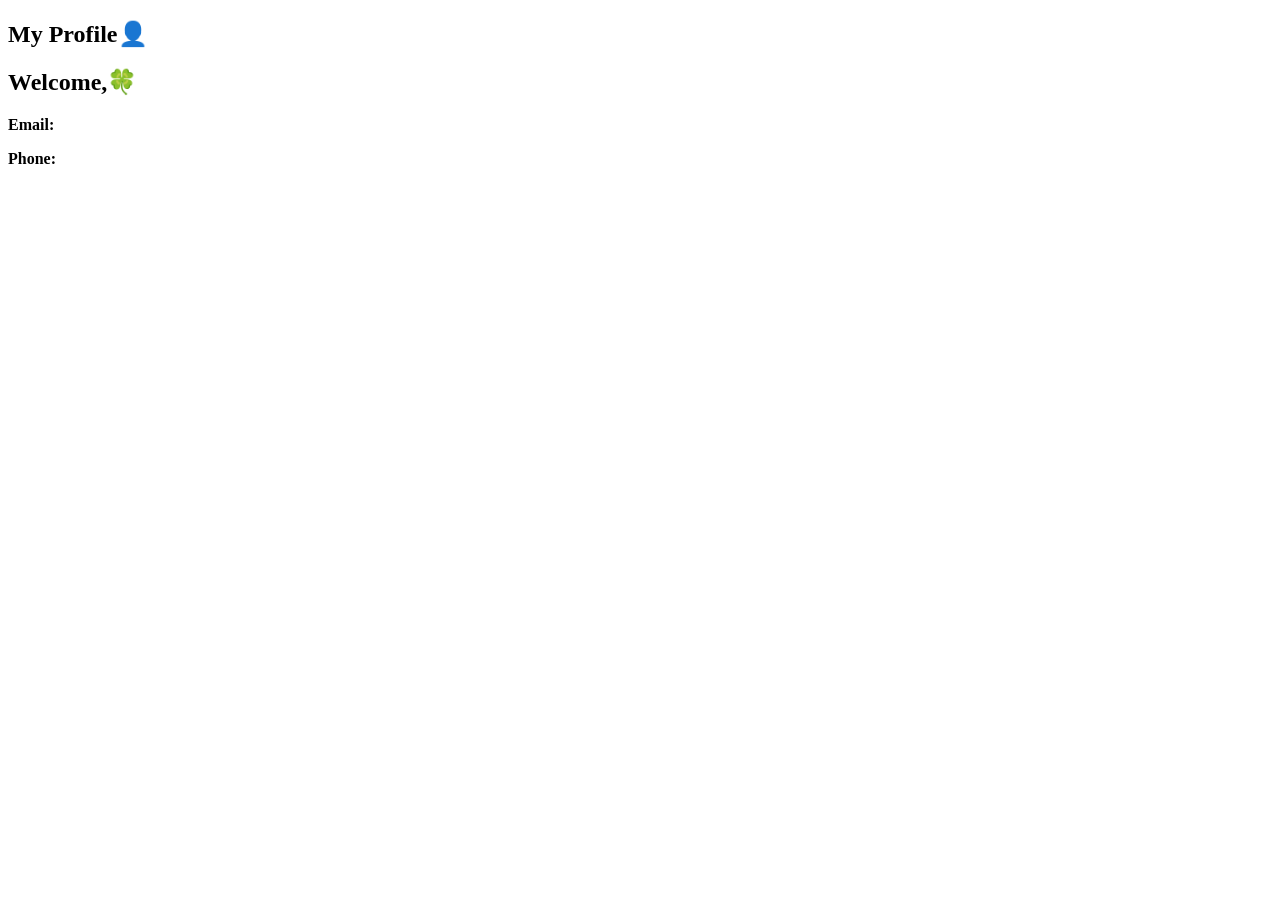
<file: profile.html>
<!DOCTYPE html>
<html lang="en">
<head>
    <meta charset="UTF-8">
    <meta name="viewport" content="width=device-width, initial-scale=1.0">
    <title>Profile</title>
</head>
<body>
    <main>
        <section class="profile-section">
            <div class="profile-container">
                <h1>My Profile👤</h1>
                <div class="profile-info">
                    <h2>Welcome,<span id="profileName"></span>🍀</h2>

                    <p> 
                        <strong>Email:</strong><span id="profileEmail"></span>
                    </p>
                     <p> 
                        <strong>Phone:</strong><span id="profilePhone"></span>
                    </p>

                </div>
            </div>
            
        </section>
    </main>

    <script>[]
        const currentUser = JSON.parse(
            localStorage.getItem("currentUser")
        );
        if (currentUser){
            document.getElementById("profileName").textContent=currentUser.name;

            document.getElementById("profileEmail").textContent=currentUser.email;

            document.getElementById("profilePhone").textContent=currentUser.phone;
        } else{
            alert("Please Login First");
            window.location.href("login.html");
        }
    </script>
</body>
</html>
</file>
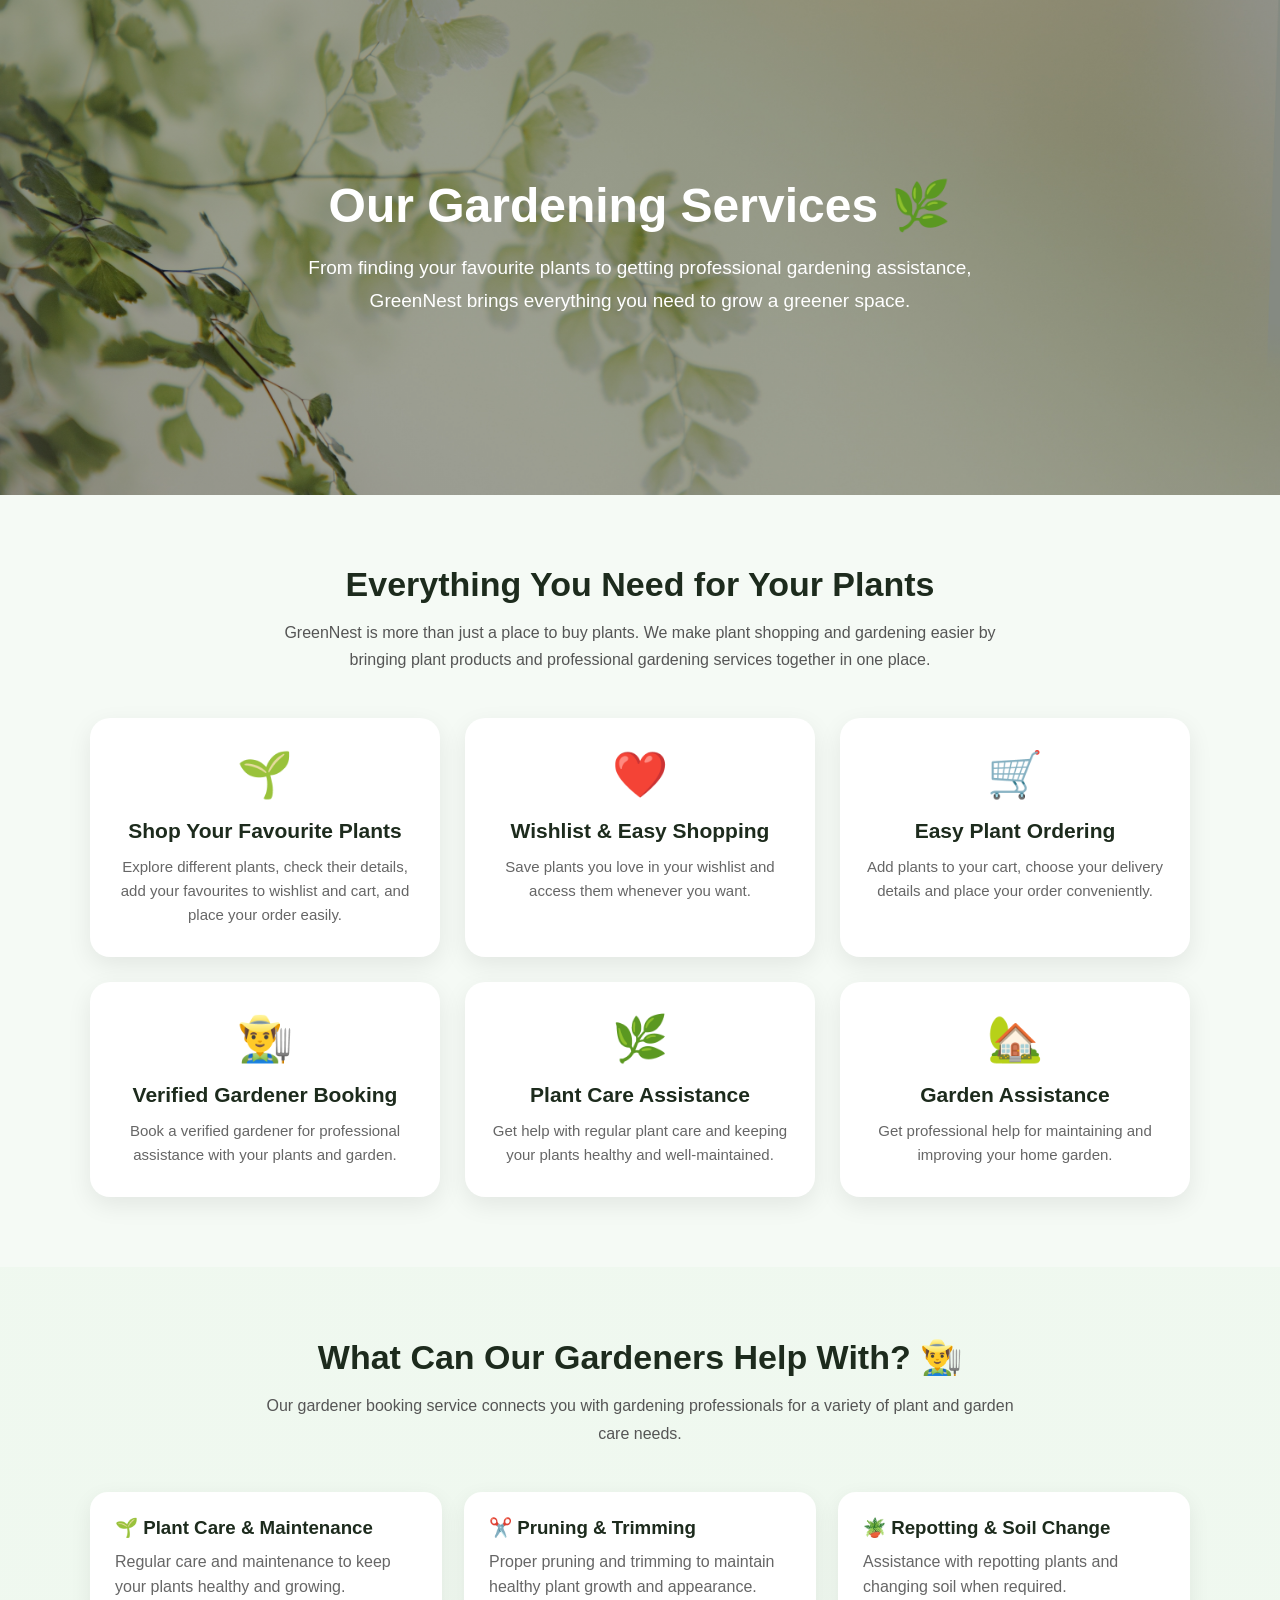
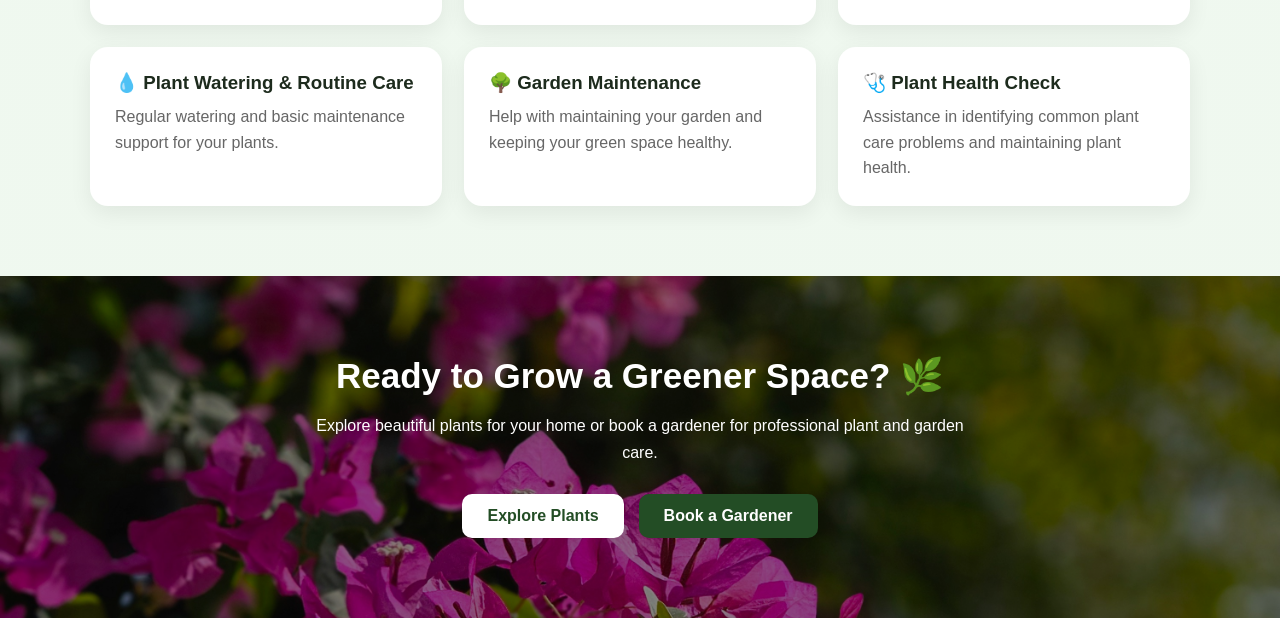
<file: services.html>
<!DOCTYPE html>
<html lang="en">

<head>
    <meta charset="UTF-8">
    <meta name="viewport" content="width=device-width, initial-scale=1.0">

    <title>GreenNest - Services</title>

    <style>

        * {
            box-sizing: border-box;
            margin: 0;
            padding: 0;
        }

        body {
            font-family: Arial, sans-serif;
            background: #f5faf5;
            color: #1d2b1d;
        }

        /* =========================
           HERO
        ========================= */

        .services-hero {
            min-height: 55vh;

            background-image:
                linear-gradient(
                    rgba(0, 0, 0, 0.35),
                    rgba(0, 0, 0, 0.35)
                ),
                url("background.jpg");

            background-size: cover;
            background-position: center;

            display: flex;
            justify-content: center;
            align-items: center;

            text-align: center;
            padding: 40px 20px;
        }

        .hero-content {
            max-width: 750px;
            color: white;

            animation: fadeUp 0.8s ease;
        }

        .hero-content h1 {
            font-size: 48px;
            margin-bottom: 18px;
        }

        .hero-content p {
            font-size: 19px;
            line-height: 1.7;
        }


        /* =========================
           INTRO
        ========================= */

        .services-intro {
            padding: 70px 7%;
            text-align: center;
        }

        .services-intro h2 {
            font-size: 34px;
            margin-bottom: 15px;
        }

        .services-intro > p {
            max-width: 750px;
            margin: auto;
            line-height: 1.7;
            color: #555;
        }


        /* =========================
           SERVICE CARDS
        ========================= */

        .service-grid {
            max-width: 1100px;
            margin: 45px auto 0;

            display: grid;
            grid-template-columns: repeat(3, 1fr);

            gap: 25px;
        }

        .service-card {
            background: white;

            padding: 30px 25px;

            border-radius: 20px;

            box-shadow:
                0 8px 25px rgba(0, 0, 0, 0.08);

            transition: 0.3s ease;

            text-align: center;
        }

        .service-card:hover {
            transform: translateY(-8px);

            box-shadow:
                0 15px 35px rgba(0, 0, 0, 0.12);
        }

        .service-icon {
            font-size: 45px;
            margin-bottom: 18px;
        }

        .service-card h3 {
            font-size: 21px;
            margin-bottom: 12px;
        }

        .service-card p {
            color: #666;
            line-height: 1.6;
            font-size: 15px;
        }


        /* =========================
           GARDENER SERVICES
        ========================= */

        .gardener-section {
            padding: 70px 7%;

            background:
                linear-gradient(
                    rgba(239, 248, 239, 0.95),
                    rgba(239, 248, 239, 0.95)
                );
        }

        .gardener-section h2 {
            text-align: center;
            font-size: 34px;
            margin-bottom: 15px;
        }

        .gardener-section > p {
            text-align: center;
            max-width: 750px;
            margin: auto;

            color: #555;
            line-height: 1.7;
        }

        .gardener-grid {
            max-width: 1100px;
            margin: 45px auto 0;

            display: grid;
            grid-template-columns: repeat(3, 1fr);

            gap: 22px;
        }

        .gardener-card {
            background: white;

            padding: 25px;

            border-radius: 18px;

            box-shadow:
                0 7px 22px rgba(0, 0, 0, 0.07);

            transition: 0.3s ease;
        }

        .gardener-card:hover {
            transform: translateY(-5px);
        }

        .gardener-card h3 {
            margin-bottom: 10px;
        }

        .gardener-card p {
            color: #666;
            line-height: 1.6;
        }


        /* =========================
           CTA
        ========================= */

        .services-cta {
            padding: 80px 20px;

            text-align: center;

            background-image:
                linear-gradient(
                    rgba(0, 0, 0, 0.45),
                    rgba(0, 0, 0, 0.45)
                ),
                url("bougainvellia.jpg");

            background-size: cover;
            background-position: center;

            color: white;
        }

        .services-cta h2 {
            font-size: 35px;
            margin-bottom: 15px;
        }

        .services-cta p {
            max-width: 650px;
            margin: auto;

            line-height: 1.7;
        }

        .cta-buttons {
            margin-top: 28px;

            display: flex;
            justify-content: center;
            gap: 15px;

            flex-wrap: wrap;
        }

        .cta-btn {
            display: inline-block;

            padding: 13px 25px;

            border-radius: 10px;

            text-decoration: none;

            font-weight: 600;

            transition: 0.3s ease;
        }

        .explore-btn {
            background: white;
            color: #234d25;
        }

        .gardener-btn {
            background: #234d25;
            color: white;
        }

        .cta-btn:hover {
            transform: translateY(-3px);

            box-shadow:
                0 8px 20px rgba(0, 0, 0, 0.2);
        }


        /* =========================
           ANIMATION
        ========================= */

        @keyframes fadeUp {

            from {
                opacity: 0;
                transform: translateY(25px);
            }

            to {
                opacity: 1;
                transform: translateY(0);
            }

        }


        /* =========================
           RESPONSIVE
        ========================= */

        @media (max-width: 850px) {

            .service-grid,
            .gardener-grid {
                grid-template-columns: repeat(2, 1fr);
            }

            .hero-content h1 {
                font-size: 40px;
            }

        }


        @media (max-width: 600px) {

            .services-intro,
            .gardener-section {
                padding: 55px 20px;
            }

            .service-grid,
            .gardener-grid {
                grid-template-columns: 1fr;
            }

            .hero-content h1 {
                font-size: 34px;
            }

            .hero-content p {
                font-size: 16px;
            }

            .services-intro h2,
            .gardener-section h2 {
                font-size: 28px;
            }

        }

    </style>

</head>


<body>


    <!-- =========================
         HERO
    ========================= -->

    <section class="services-hero">

        <div class="hero-content">

            <h1>Our Gardening Services 🌿</h1>

            <p>
                From finding your favourite plants to getting
                professional gardening assistance, GreenNest brings
                everything you need to grow a greener space.
            </p>

        </div>

    </section>



    <!-- =========================
         INTRO + MAIN SERVICES
    ========================= -->

    <section class="services-intro">

        <h2>Everything You Need for Your Plants</h2>

        <p>
            GreenNest is more than just a place to buy plants.
            We make plant shopping and gardening easier by bringing
            plant products and professional gardening services
            together in one place.
        </p>


        <div class="service-grid">


            <div class="service-card">

                <div class="service-icon">🌱</div>

                <h3>Shop Your Favourite Plants</h3>

                <p>
                    Explore different plants, check their details,
                    add your favourites to wishlist and cart,
                    and place your order easily.
                </p>

            </div>


            <div class="service-card">

                <div class="service-icon">❤️</div>

                <h3>Wishlist & Easy Shopping</h3>

                <p>
                    Save plants you love in your wishlist and
                    access them whenever you want.
                </p>

            </div>


            <div class="service-card">

                <div class="service-icon">🛒</div>

                <h3>Easy Plant Ordering</h3>

                <p>
                    Add plants to your cart, choose your delivery
                    details and place your order conveniently.
                </p>

            </div>


            <div class="service-card">

                <div class="service-icon">👨‍🌾</div>

                <h3>Verified Gardener Booking</h3>

                <p>
                    Book a verified gardener for professional
                    assistance with your plants and garden.
                </p>

            </div>


            <div class="service-card">

                <div class="service-icon">🌿</div>

                <h3>Plant Care Assistance</h3>

                <p>
                    Get help with regular plant care and keeping
                    your plants healthy and well-maintained.
                </p>

            </div>


            <div class="service-card">

                <div class="service-icon">🏡</div>

                <h3>Garden Assistance</h3>

                <p>
                    Get professional help for maintaining and
                    improving your home garden.
                </p>

            </div>


        </div>

    </section>



    <!-- =========================
         GARDENER SERVICES
    ========================= -->

    <section class="gardener-section">

        <h2>What Can Our Gardeners Help With? 👨‍🌾</h2>

        <p>
            Our gardener booking service connects you with
            gardening professionals for a variety of plant
            and garden care needs.
        </p>


        <div class="gardener-grid">


            <div class="gardener-card">

                <h3>🌱 Plant Care & Maintenance</h3>

                <p>
                    Regular care and maintenance to keep your
                    plants healthy and growing.
                </p>

            </div>


            <div class="gardener-card">

                <h3>✂️ Pruning & Trimming</h3>

                <p>
                    Proper pruning and trimming to maintain
                    healthy plant growth and appearance.
                </p>

            </div>


            <div class="gardener-card">

                <h3>🪴 Repotting & Soil Change</h3>

                <p>
                    Assistance with repotting plants and
                    changing soil when required.
                </p>

            </div>


            <div class="gardener-card">

                <h3>💧 Plant Watering & Routine Care</h3>

                <p>
                    Regular watering and basic maintenance
                    support for your plants.
                </p>

            </div>


            <div class="gardener-card">

                <h3>🌳 Garden Maintenance</h3>

                <p>
                    Help with maintaining your garden and
                    keeping your green space healthy.
                </p>

            </div>


            <div class="gardener-card">

                <h3>🩺 Plant Health Check</h3>

                <p>
                    Assistance in identifying common plant
                    care problems and maintaining plant health.
                </p>

            </div>


        </div>

    </section>



    <!-- =========================
         CTA
    ========================= -->

    <section class="services-cta">

        <h2>Ready to Grow a Greener Space? 🌿</h2>

        <p>
            Explore beautiful plants for your home or book a
            gardener for professional plant and garden care.
        </p>


        <div class="cta-buttons">

            <a href="product.html"
               class="cta-btn explore-btn">
                Explore Plants
            </a>


            <a href="gardener-booking.html"
               class="cta-btn gardener-btn">
                Book a Gardener
            </a>

        </div>

    </section>


</body>

</html>
</file>
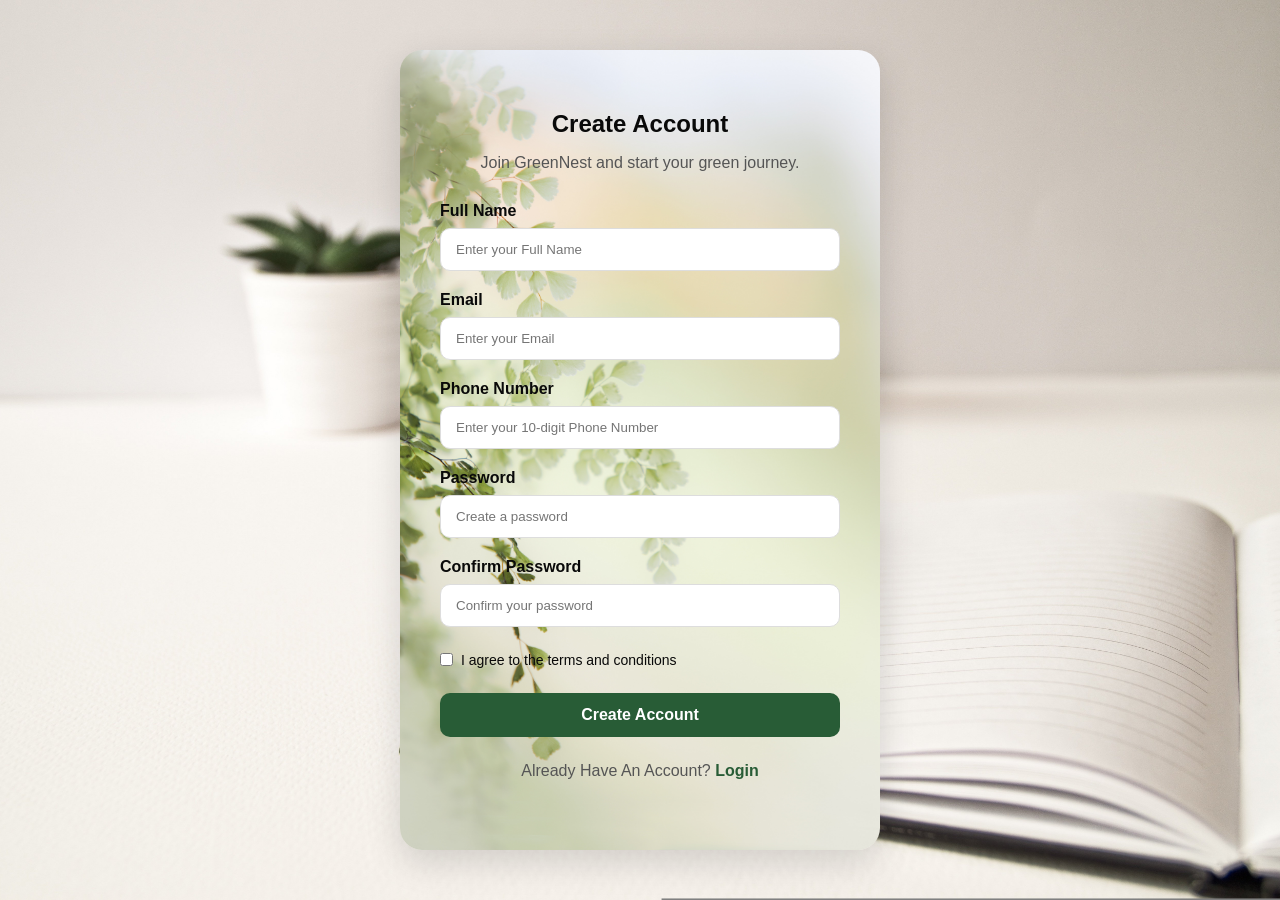
<file: signup.html>
<!DOCTYPE html>
<html lang="en">
<head>
    <meta charset="UTF-8">
    <meta name="viewport" content="width=device-width, initial-scale=1.0">
    <title>Signup - GreenNest</title>

    <style>
        * {
            box-sizing: border-box;
            color: #090909;
        }

        body {
            margin: 0;
            font-family: Arial, sans-serif;
        }

        .signup-section {
            background-image: url("signup.jpg");
            background-size: cover;
            background-position: center;
            background-repeat: no-repeat;
            min-height: 100vh;
            display: flex;
            justify-content: center;
            align-items: center;
            padding: 40px 20px;
        }

        .signup-container {
            width: 100%;
            max-width: 480px;
            background-image: url("background.jpg");
            background-size: cover;
            background-position: center;
            background-repeat: no-repeat;
            padding: 40px;
            border-radius: 22px;
            box-shadow: 0 12px 35px rgba(0, 0, 0, 0.15);
            animation: signupAppear 0.7s ease;
        }

        .signup-container h1 {
            text-align: center;
            margin-bottom: 10px;
        }

        .signup-container > p {
            text-align: center;
            color: #555;
            margin-bottom: 30px;
        }

        .signup-container form {
            display: flex;
            flex-direction: column;
        }

        .signup-container label {
            margin-bottom: 8px;
            font-weight: 600;
        }

        .signup-container input[type="text"],
        .signup-container input[type="email"],
        .signup-container input[type="tel"],
        .signup-container input[type="password"] {
            width: 100%;
            padding: 13px 15px;
            border: 1px solid #ddd;
            border-radius: 10px;
            outline: none;
            margin-bottom: 20px;
            transition: 0.3s ease;
        }

        .signup-container input:focus {
            border-color: #4caf50;
            box-shadow: 0 0 0 3px rgba(76, 175, 80, 0.12);
            transform: translateY(-1px);
        }

        .signup-container .terms {
            display: flex;
            align-items: center;
            gap: 8px;
            font-size: 14px;
            font-weight: normal;
            margin: 5px 0 25px;
        }

        .signup-container .terms input {
            margin: 0;
        }

        .signup-btn {
            width: 100%;
            padding: 13px;
            background-color: #285c36;
            color: white;
            border: none;
            border-radius: 10px;
            cursor: pointer;
            font-size: 16px;
            font-weight: 600;
            transition: transform 0.3s ease, box-shadow 0.3s ease;
        }

        .signup-btn:hover {
            transform: translateY(-3px);
            box-shadow: 0 8px 18px rgba(0, 0, 0, 0.15);
        }

        .login-link {
            margin-top: 25px;
            text-align: center;
        }

        .login-link a {
            text-decoration: none;
            font-weight: 600;
            color: #285c36;
        }

        @keyframes signupAppear {
            from {
                opacity: 0;
                transform: translateY(35px);
            }

            to {
                opacity: 1;
                transform: translateY(0);
            }
        }

        @media (max-width: 500px) {
            .signup-container {
                padding: 28px 22px;
            }
        }
    </style>
</head>

<body>
    <main>
        <section class="signup-section">
            <div class="signup-container">

                <h1>Create Account</h1>
                <p>Join GreenNest and start your green journey.</p>

                <form id="signupForm">
                    <label for="signupName">Full Name</label>
                    <input
                        type="text"
                        id="signupName"
                        placeholder="Enter your Full Name"
                        autocomplete="name"
                        required
                    >

                    <label for="signupEmail">Email</label>
                    <input
                        type="email"
                        id="signupEmail"
                        placeholder="Enter your Email"
                        autocomplete="email"
                        required
                    >

                    <label for="signupPhone">Phone Number</label>
                    <input
                        type="tel"
                        id="signupPhone"
                        placeholder="Enter your 10-digit Phone Number"
                        autocomplete="tel"
                        inputmode="numeric"
                        maxlength="10"
                        required
                    >

                    <label for="signupPassword">Password</label>
                    <input
                        type="password"
                        id="signupPassword"
                        placeholder="Create a password"
                        autocomplete="new-password"
                        required
                    >

                    <label for="confirmPassword">Confirm Password</label>
                    <input
                        type="password"
                        id="confirmPassword"
                        placeholder="Confirm your password"
                        autocomplete="new-password"
                        required
                    >

                    <label class="terms" for="terms">
                        <input type="checkbox" id="terms" required>
                        I agree to the terms and conditions
                    </label>

                    <button type="submit" class="signup-btn">
                        Create Account
                    </button>
                </form>

                <p class="login-link">
                    Already Have An Account?
                    <a href="login.html">Login</a>
                </p>

            </div>
        </section>
    </main>

    <script>
        // ==========================================
        // GREENNEST - SIGNUP
        // ==========================================

        const signupForm = document.getElementById("signupForm");

        signupForm.addEventListener("submit", function (event) {
            event.preventDefault();

            // Get input values
            const name = document.getElementById("signupName")
                .value.trim();

            const email = document.getElementById("signupEmail")
                .value.trim().toLowerCase();

            const phone = document.getElementById("signupPhone")
                .value.trim();

            const password = document.getElementById("signupPassword")
                .value;

            const confirmPassword =
                document.getElementById("confirmPassword").value;

            const terms = document.getElementById("terms").checked;

            // Validate all fields
            if (!name || !email || !phone || !password || !confirmPassword) {
                alert("Please fill all the fields.");
                return;
            }

            // Validate email
            const emailPattern = /^[^\s@]+@[^\s@]+\.[^\s@]+$/;

            if (!emailPattern.test(email)) {
                alert("Please enter a valid email address.");
                return;
            }

            // Validate phone number
            const phonePattern = /^[0-9]{10}$/;

            if (!phonePattern.test(phone)) {
                alert("Please enter a valid 10-digit phone number.");
                return;
            }

            // Validate password
            if (password !== confirmPassword) {
                alert("Passwords do not match.");
                return;
            }

            if (password.length < 6) {
                alert("Password must be at least 6 characters long.");
                return;
            }

            if (!terms) {
                alert("Please agree to the Terms & Conditions.");
                return;
            }

            // Get existing registered users
            let users = [];

            try {
                const savedUsers = localStorage.getItem("users");
                users = savedUsers ? JSON.parse(savedUsers) : [];

                if (!Array.isArray(users)) {
                    alert("Unable to read saved accounts. Please check your browser storage.");
                    return;
                }
            } catch (error) {
                alert("Unable to read saved accounts. Please check your browser storage.");
                return;
            }

            // Check for an existing account
            const existingUser = users.find(function (user) {
                return user.email &&
                    user.email.toLowerCase() === email;
            });

            if (existingUser) {
                alert("An account with this email already exists. Please log in.");
                return;
            }

            // Create the new account
            const newUser = {
                name: name,
                email: email,
                phone: phone,
                password: password
            };

            // Save account and start the session
            try {
                users.push(newUser);

                localStorage.setItem("users", JSON.stringify(users));

                localStorage.setItem(
                    "currentUser",
                    JSON.stringify(newUser)
                );
            } catch (error) {
                // Roll back the in-memory addition if saving fails
                users.pop();
                alert("Account could not be saved. Please check available browser storage.");
                return;
            }

            alert("Account created successfully! Welcome to GreenNest 🌿");

            // Go directly to the homepage
            window.location.href = "home.html";
        });
    </script>
</body>
</html>
</file>
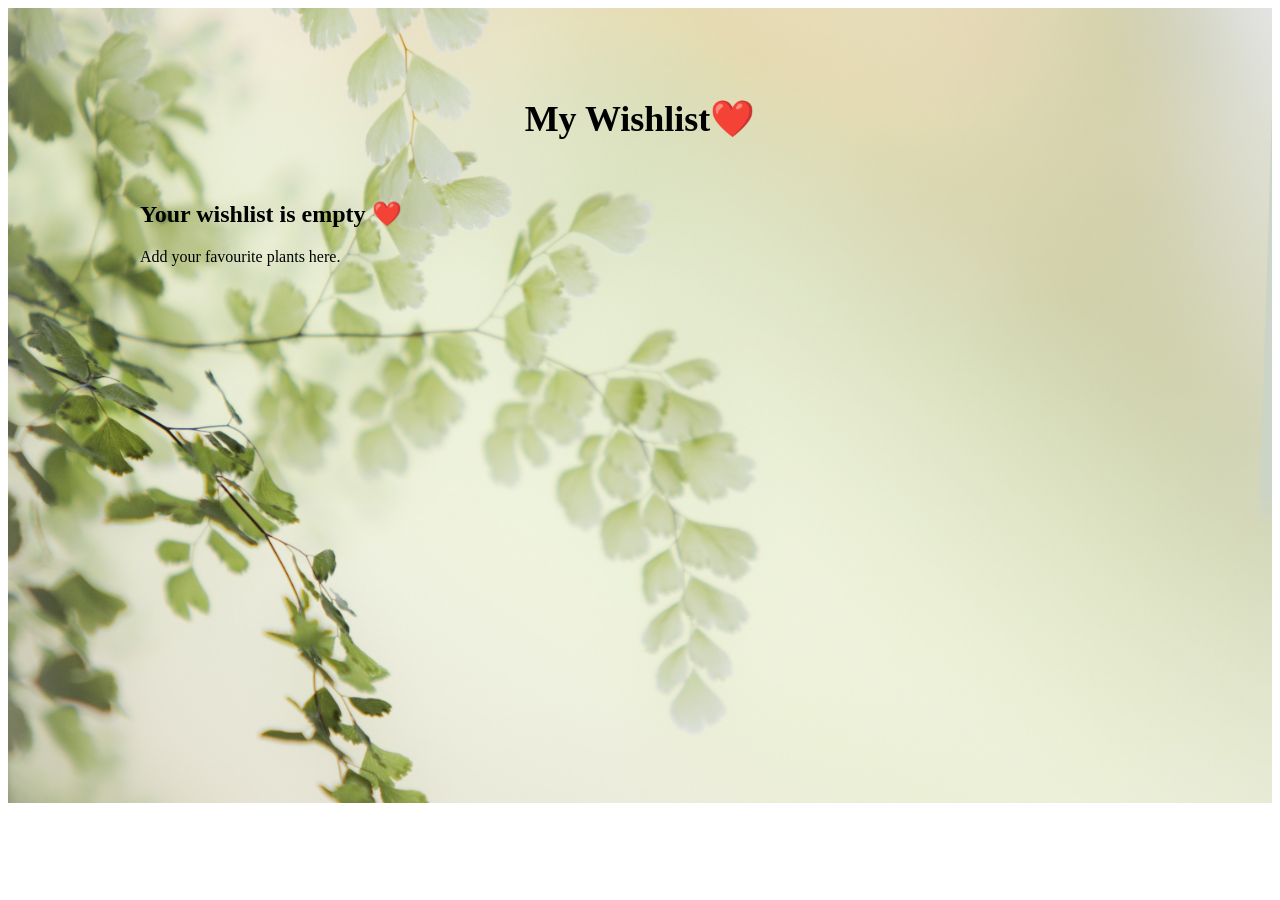
<file: wishlist.html>
<!DOCTYPE html>
<html lang="en">
<head>
    <meta charset="UTF-8">
    <meta name="viewport" content="width=device-width, initial-scale=1.0">
    <title>My Wishlist</title>

    <style>
        /* =========================
   WISHLIST PAGE
========================= */

.wishlist-section {
    padding: 60px 7%;
    min-height: 75vh;
    background-image: url("background.jpg");
    background-size: cover;
    background-position: center;
    background-repeat: no-repeat;
}

.wishlist-section > h1 {
    text-align: center;
    font-size: 36px;
    margin-bottom: 40px;
}


/* =========================
   WISHLIST CONTAINER
========================= */

.wishlist-container {
    max-width: 1000px;
    margin: auto;
    display: flex;
    flex-direction: column;
    gap: 20px;
}


/* =========================
   WISHLIST ITEM
========================= */

.wishlist-item {
    display: flex;
    align-items: center;
    gap: 25px;
    background: white;
    padding: 20px;
    border-radius: 18px;
    box-shadow: 0 8px 25px rgba(0, 0, 0, 0.08);
    transition: 0.3s ease;
}

.wishlist-item:hover {
    transform: translateY(-4px);
    box-shadow: 0 12px 30px rgba(0, 0, 0, 0.12);
}


/* =========================
   WISHLIST IMAGE
========================= */

.wishlist-item img {
    width: 140px;
    height: 140px;
    object-fit: cover;
    border-radius: 15px;
    transition: transform 0.4s ease;
}

.wishlist-item:hover img {
    transform: scale(1.06);
}


/* =========================
   PRODUCT INFO
========================= */

.wishlist-info {
    flex: 1;
}

.wishlist-info h3 {
    font-size: 22px;
    margin-bottom: 10px;
}

.wishlist-info p {
    font-size: 18px;
    font-weight: bold;
    margin-bottom: 18px;
}


/* =========================
   ADD TO CART BUTTON
========================= */

.wishlist-cart-btn {
    padding: 11px 20px;
    border: none;
    border-radius: 9px;
    cursor: pointer;
    font-size: 15px;
    font-weight: 600;
    transition: 0.3s ease;
}

.wishlist-cart-btn:hover {
    transform: translateY(-3px);
    box-shadow: 0 7px 16px rgba(0, 0, 0, 0.15);
}


/* =========================
   REMOVE BUTTON
========================= */

.wishlist-remove-btn {
    border: none;
    background: transparent;
    cursor: pointer;
    font-weight: 600;
    transition: 0.3s ease;
}

.wishlist-remove-btn:hover {
    transform: translateY(-2px);
}


/* =========================
   RESPONSIVE
========================= */

@media (max-width: 600px) {

    .wishlist-section {
        padding: 45px 20px;
    }

    .wishlist-section > h1 {
        font-size: 30px;
    }

    .wishlist-item {
        flex-wrap: wrap;
        gap: 18px;
    }

    .wishlist-item img {
        width: 110px;
        height: 110px;
    }

    .wishlist-info {
        min-width: 180px;
    }

    .wishlist-remove-btn {
        width: 100%;
        text-align: right;
    }
}
    </style>
</head>

<body>
    

            <main>
                <section class="wishlist-section">
                    <h1>My Wishlist❤️</h1>

                    <div class="wishlist-container"></div>
                    </div>
                </section>
            </main>

        <script>
            // ==========================================
// GREENNEST - WISHLIST PAGE
// ==========================================


// ------------------------------------------
// 1. GET WISHLIST
// ------------------------------------------

function getWishlist() {

    return JSON.parse(
        localStorage.getItem("wishlist")
    ) || [];

}


// ------------------------------------------
// 2. SAVE WISHLIST
// ------------------------------------------

function saveWishlist(wishlist) {

    localStorage.setItem(
        "wishlist",
        JSON.stringify(wishlist)
    );

}


// ------------------------------------------
// 3. WAIT FOR HTML TO LOAD
// ------------------------------------------

document.addEventListener(
    "DOMContentLoaded",
    function () {

        const wishlistContainer =
            document.querySelector(
                ".wishlist-container"
            );


        // ----------------------------------
        // 4. DISPLAY WISHLIST
        // ----------------------------------

        function displayWishlist() {

            const wishlist =
                getWishlist();

            wishlistContainer.innerHTML = "";


            // Empty wishlist
            if (wishlist.length === 0) {

                wishlistContainer.innerHTML = `
                    <div class="empty-wishlist">
                        <h2>Your wishlist is empty ❤️</h2>
                        <p>Add your favourite plants here.</p>
                    </div>
                `;

                return;
            }


            // Display wishlist products
            wishlist.forEach(function (item) {

                const wishlistItem =
                    document.createElement("div");

                wishlistItem.classList.add(
                    "wishlist-item"
                );


                wishlistItem.innerHTML = `

                    <img
                        src="${item.image}"
                        alt="${item.name}"
                    >

                    <div class="wishlist-info">

                        <h3>${item.name}</h3>

                        <p>₹${item.price}</p>

                        <button
                            class="wishlist-cart-btn"
                            data-id="${item.id}"
                        >
                            Add to Cart
                        </button>

                    </div>

                    <button
                        class="wishlist-remove-btn"
                        data-id="${item.id}"
                    >
                        Remove
                    </button>

                `;


                wishlistContainer.appendChild(
                    wishlistItem
                );

            });

        }


        // ----------------------------------
        // 5. WISHLIST BUTTON EVENTS
        // ----------------------------------

        wishlistContainer.addEventListener(
            "click",
            function (event) {

                const productId =
                    Number(
                        event.target.dataset.id
                    );


                // ----------------------------
                // REMOVE FROM WISHLIST
                // ----------------------------

                if (
                    event.target.classList.contains(
                        "wishlist-remove-btn"
                    )
                ) {

                    let wishlist =
                        getWishlist();

                    wishlist =
                        wishlist.filter(
                            function (item) {

                                return (
                                    item.id !== productId
                                );

                            }
                        );

                    saveWishlist(wishlist);

                    displayWishlist();

                }


                // ----------------------------
                // ADD TO CART
                // ----------------------------

                if (
                    event.target.classList.contains(
                        "wishlist-cart-btn"
                    )
                ) {

                    const wishlist =
                        getWishlist();

                    const product =
                        wishlist.find(
                            function (item) {

                                return (
                                    item.id === productId
                                );

                            }
                        );


                    if (product) {

                        let cart =
                            JSON.parse(
                                localStorage.getItem(
                                    "cart"
                                )
                            ) || [];


                        const existingProduct =
                            cart.find(
                                function (item) {

                                    return (
                                        item.id ===
                                        product.id
                                    );

                                }
                            );


                        if (existingProduct) {

                            existingProduct.quantity += 1;

                        }

                        else {

                            cart.push({

                                id: product.id,
                                name: product.name,
                                price: product.price,
                                image: product.image,
                                quantity: 1

                            });

                        }


                        localStorage.setItem(
                            "cart",
                            JSON.stringify(cart)
                        );


                        alert(
                            product.name +
                            " added to cart 🛒"
                        );

                    }

                }

            }
        );


        // ----------------------------------
        // 6. INITIAL DISPLAY
        // ----------------------------------

        displayWishlist();

    }
);
        </script>
        </body>
</html>
</file>
